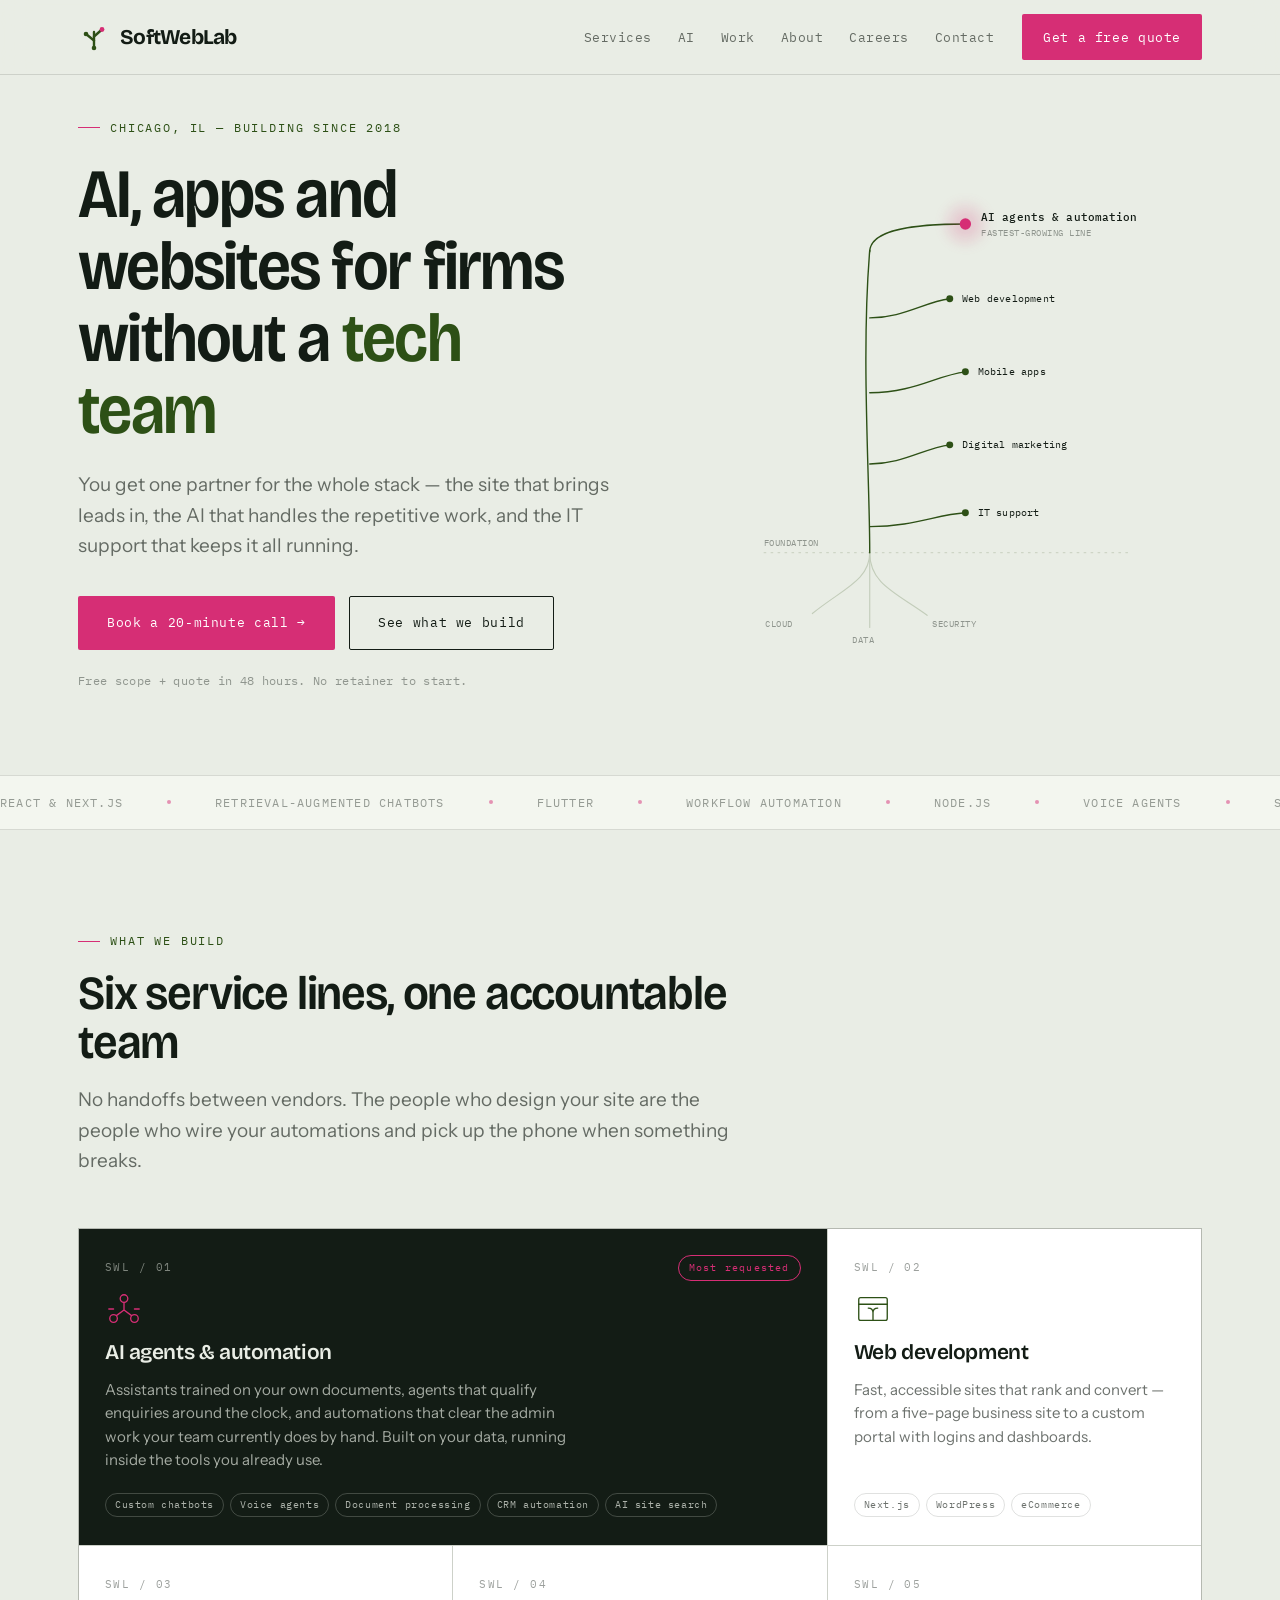
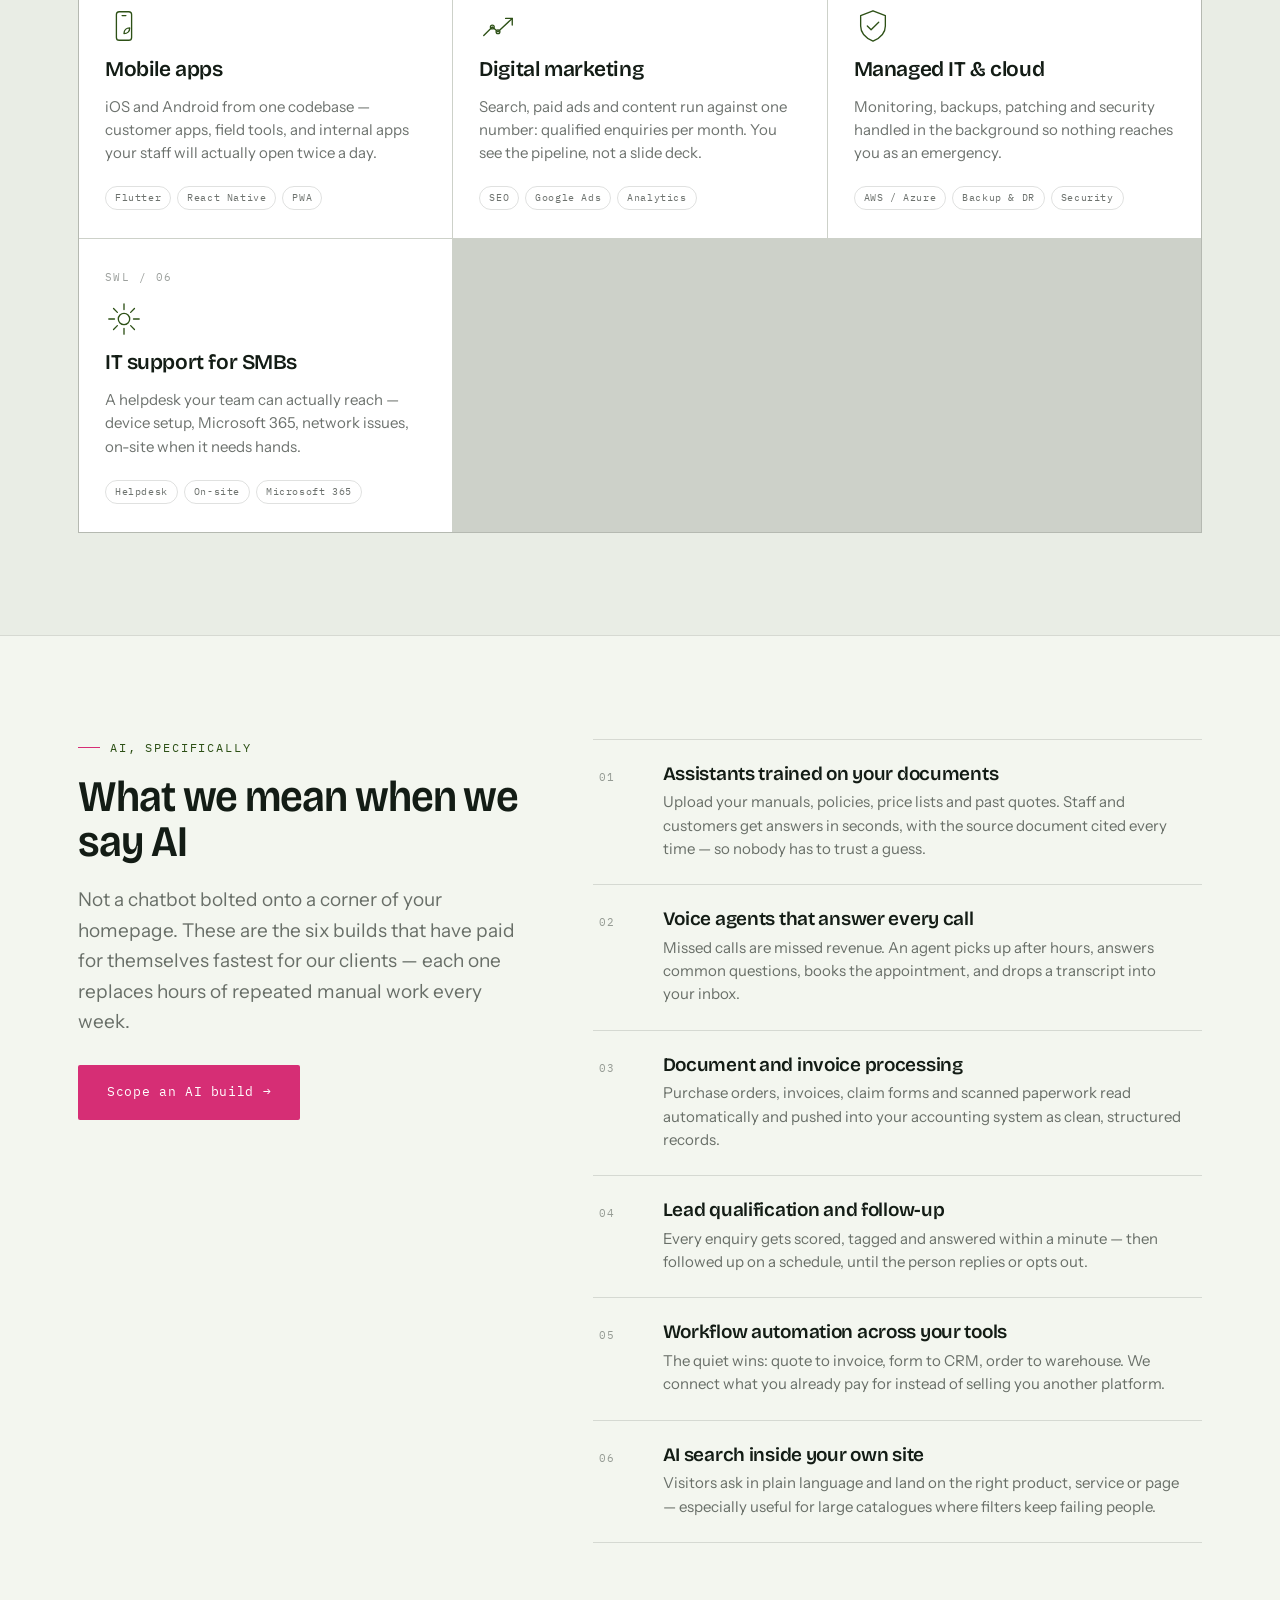
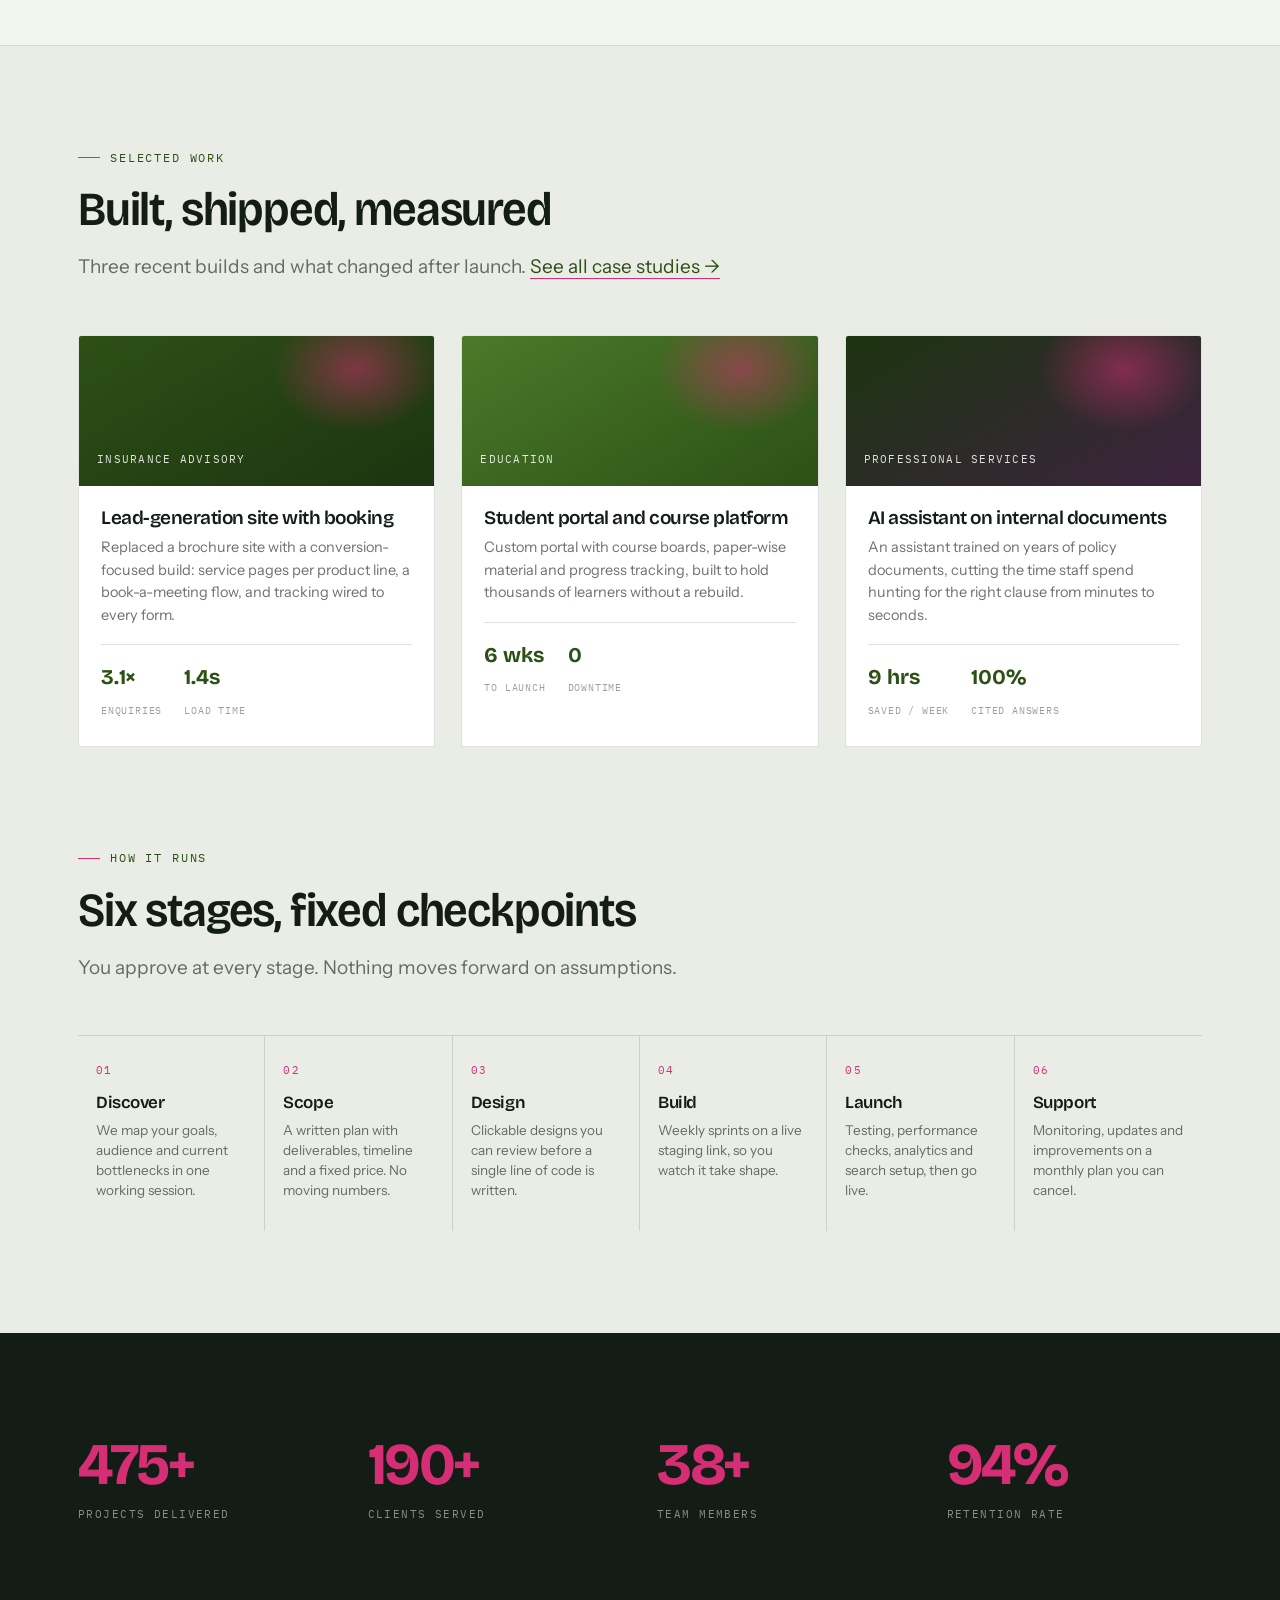
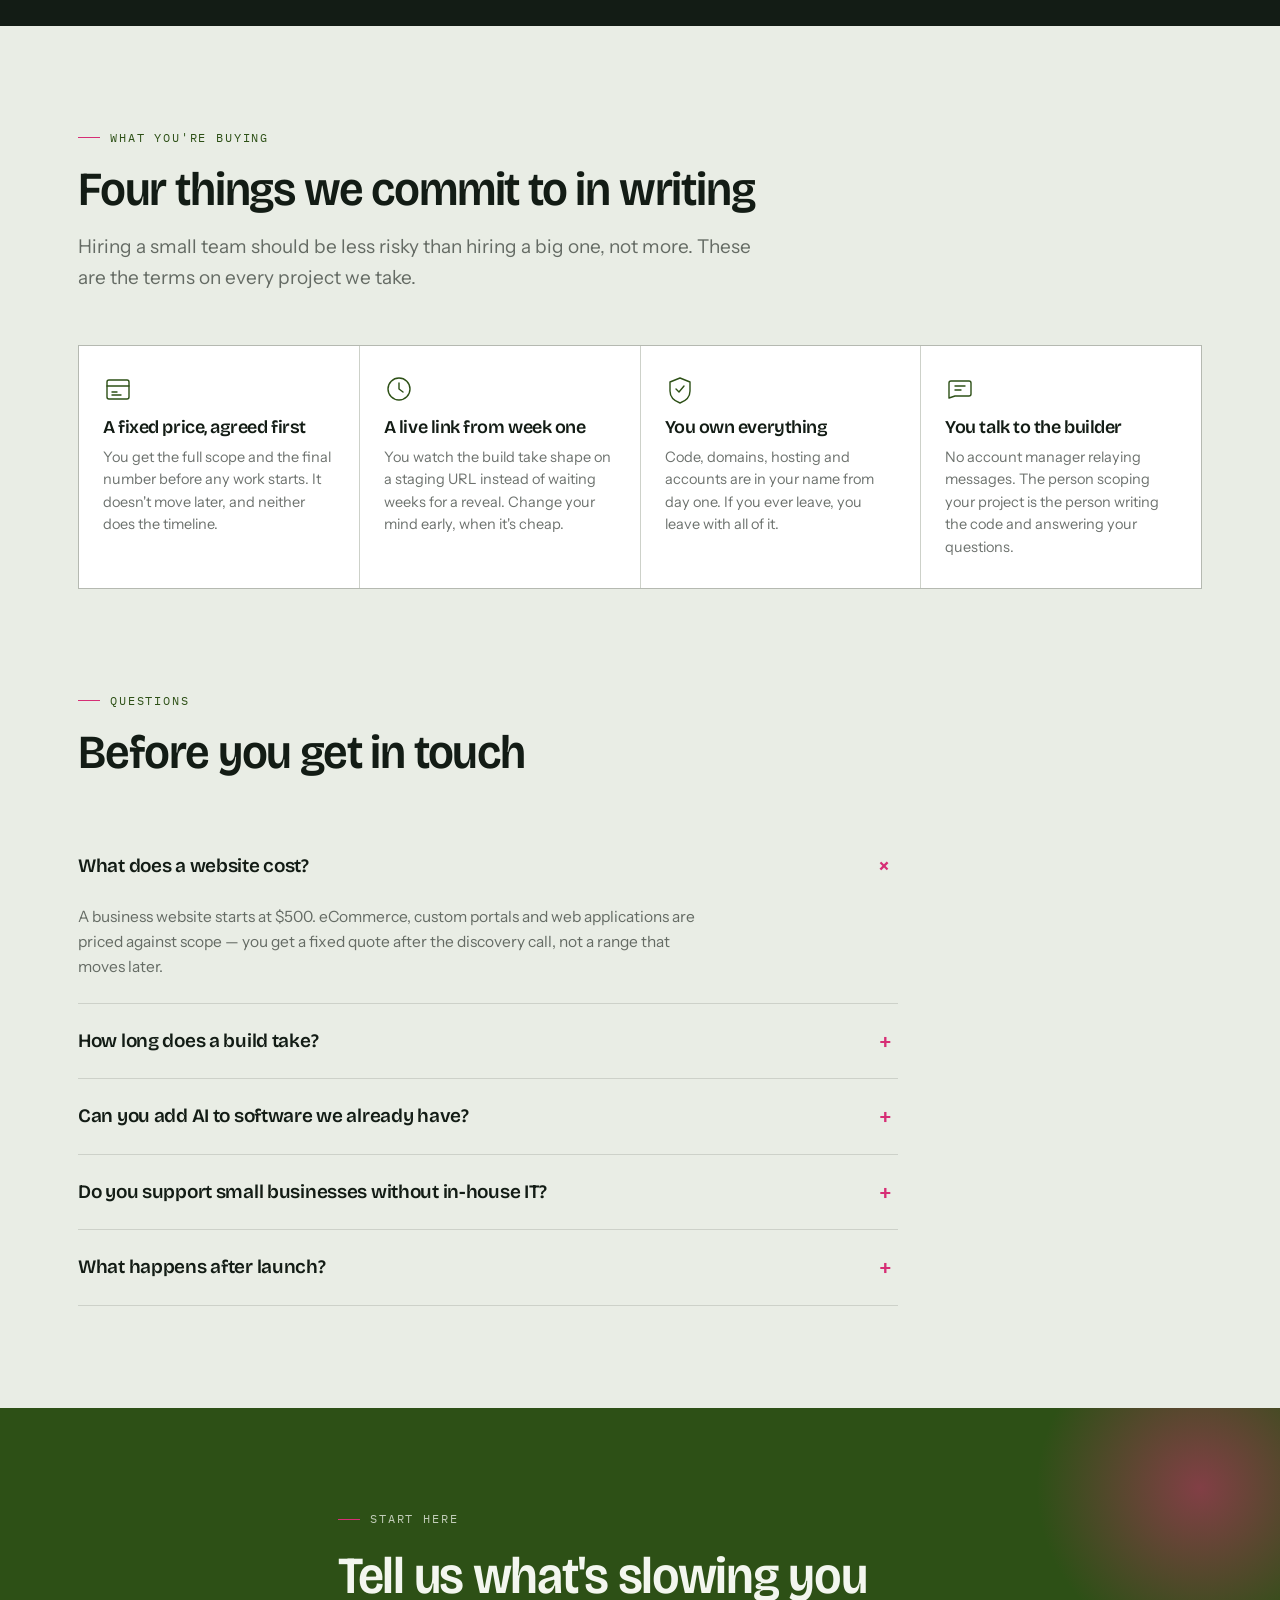
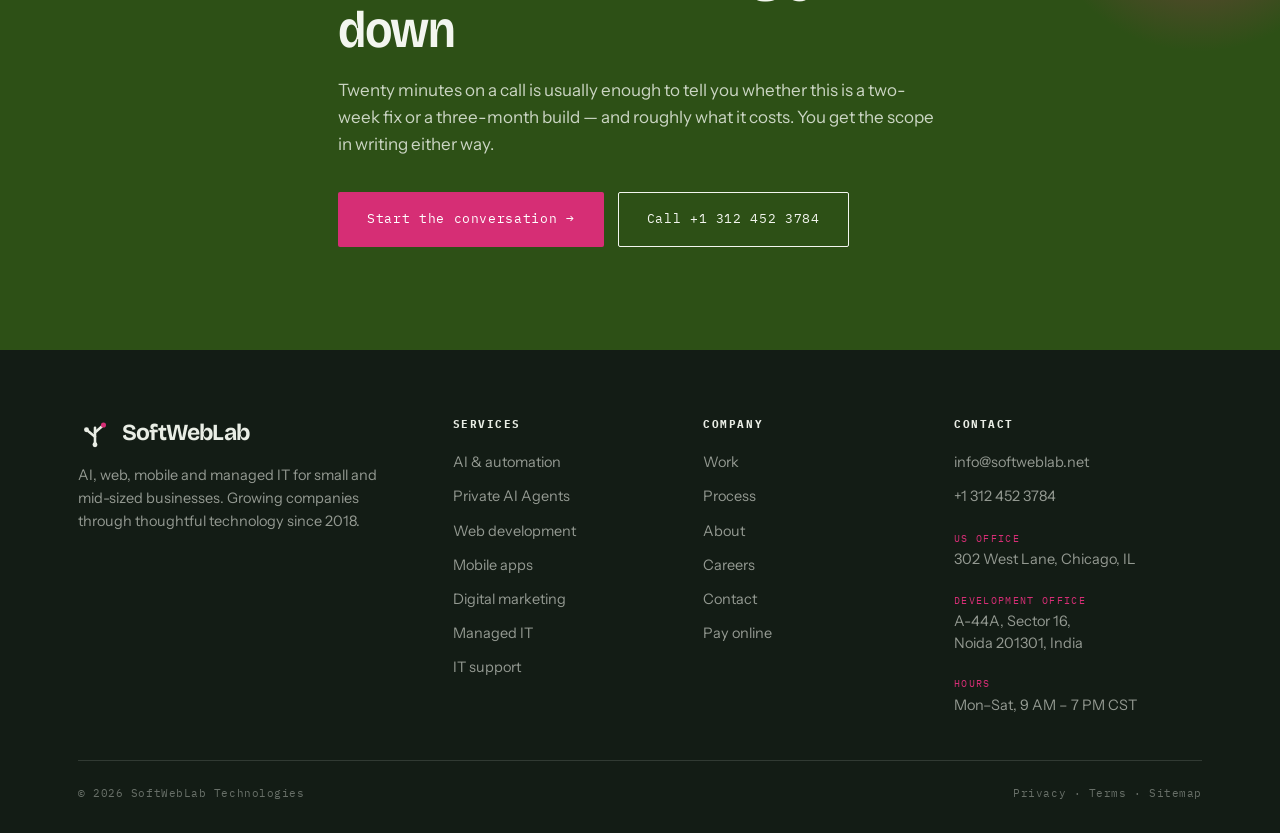
<file: index.html>
<!DOCTYPE html>
<html lang="en">
<head>
<meta charset="utf-8">
<meta name="viewport" content="width=device-width, initial-scale=1">

<!-- ✅ PRIMARY SEO TAGS -->
<title>SoftWebLab — AI, apps and websites for businesses without a tech team</title>
<meta name="description" content="SoftWebLab builds AI agents, websites, mobile apps and managed IT for small and mid-sized businesses. Chicago, IL.">
<meta name="keywords" content="IT services Chicago, web development Chicago, app development, digital marketing Chicago, social media marketing, IT support small business, managed IT services, SEO services Chicago, SoftWebLab">
<meta name="author" content="SoftWebLab Technologies">
<meta name="robots" content="index, follow">
<meta name="googlebot" content="index, follow">
<link rel="canonical" href="https://www.softweblab.net/">

<!-- ✅ OPEN GRAPH (Facebook, LinkedIn, WhatsApp previews) -->
<meta property="og:type" content="website">
<meta property="og:url" content="https://www.softweblab.net/">
<meta property="og:title" content="SoftWebLab | IT Services & Digital Solutions – Chicago, IL">
<meta property="og:description" content="Leading IT services provider in Chicago. We build websites, mobile apps, run digital marketing campaigns and provide managed IT support for small businesses.">
<meta property="og:image" content="https://www.softweblab.net/og-image.jpg">
<meta property="og:site_name" content="SoftWebLab">
<meta property="og:locale" content="en_US">

<!-- ✅ TWITTER CARD -->
<meta name="twitter:card" content="summary_large_image">
<meta name="twitter:url" content="https://www.softweblab.net/">
<meta name="twitter:title" content="SoftWebLab | IT Services & Digital Solutions – Chicago, IL">
<meta name="twitter:description" content="Leading IT services provider in Chicago. Web development, app development, digital marketing, SMM & IT support for small businesses.">
<meta name="twitter:image" content="https://www.softweblab.net/og-image.jpg">

<!-- ✅ GEO / LOCAL SEO -->
<meta name="geo.region" content="US-IL">
<meta name="geo.placename" content="Chicago, Illinois">
<meta name="geo.position" content="41.8827;-87.6233">
<meta name="ICBM" content="41.8827, -87.6233">

<meta name="theme-color" content="#2D5016">
<link rel="icon" href="favicon.svg">

<!-- ✅ SCHEMA.org STRUCTURED DATA (JSON-LD) -->
<script type="application/ld+json">
{
  "@context": "https://schema.org",
  "@type": "ITService",
  "name": "SoftWebLab",
  "alternateName": "SoftWebLab Technologies",
  "url": "https://www.softweblab.net",
  "logo": "https://www.softweblab.net/logo.png",
  "description": "SoftWebLab is a leading IT services provider in Chicago, IL offering web development, mobile app development, digital marketing, social media marketing, IT managed services and IT support for small businesses.",
  "telephone": "+13124523784",
  "email": "info@softweblab.net",
  "foundingDate": "2018",
  "address": {
    "@type": "PostalAddress",
    "streetAddress": "302 West Lane",
    "addressLocality": "Chicago",
    "addressRegion": "IL",
    "addressCountry": "US"
  },
  "geo": {
    "@type": "GeoCoordinates",
    "latitude": 41.8827,
    "longitude": -87.6233
  },
  "openingHoursSpecification": [
    {
      "@type": "OpeningHoursSpecification",
      "dayOfWeek": ["Monday","Tuesday","Wednesday","Thursday","Friday","Saturday"],
      "opens": "09:00",
      "closes": "19:00"
    }
  ],
  "sameAs": [
    "https://www.linkedin.com/company/softweblab",
    "https://www.facebook.com/softweblab",
    "https://twitter.com/softweblab",
    "https://www.instagram.com/softweblab"
  ],
  "hasOfferCatalog": {
    "@type": "OfferCatalog",
    "name": "IT Services",
    "itemListElement": [
      {"@type": "Offer", "itemOffered": {"@type": "Service", "name": "Web Development"}},
      {"@type": "Offer", "itemOffered": {"@type": "Service", "name": "Mobile App Development"}},
      {"@type": "Offer", "itemOffered": {"@type": "Service", "name": "Digital Marketing"}},
      {"@type": "Offer", "itemOffered": {"@type": "Service", "name": "Social Media Marketing"}},
      {"@type": "Offer", "itemOffered": {"@type": "Service", "name": "IT Managed Services"}},
      {"@type": "Offer", "itemOffered": {"@type": "Service", "name": "IT Support for Small Business"}}
    ]
  },
  "aggregateRating": {
    "@type": "AggregateRating",
    "ratingValue": "4.9",
    "reviewCount": "127"
  }
}
</script>
<script type="application/ld+json">
{
  "@context": "https://schema.org",
  "@type": "FAQPage",
  "mainEntity": [
    {
      "@type": "Question",
      "name": "What does a website cost?",
      "acceptedAnswer": {
        "@type": "Answer",
        "text": "A business website starts at $500. eCommerce, custom portals and web applications are priced against scope — you get a fixed quote after the discovery call, not a range that moves later."
      }
    },
    {
      "@type": "Question",
      "name": "How long does a build take?",
      "acceptedAnswer": {
        "@type": "Answer",
        "text": "A standard business site runs two to four weeks. Mobile apps take six to twelve weeks depending on complexity. AI builds usually land between three and six weeks. You get the timeline in writing before we start."
      }
    },
    {
      "@type": "Question",
      "name": "Can you add AI to software we already have?",
      "acceptedAnswer": {
        "@type": "Answer",
        "text": "Yes — that is most of the AI work we do. We connect to your existing CRM, helpdesk, accounting or internal tools rather than asking you to move to a new platform."
      }
    },
    {
      "@type": "Question",
      "name": "Do you support small businesses without in-house IT?",
      "acceptedAnswer": {
        "@type": "Answer",
        "text": "That is who we are built for. Helpdesk, on-site visits, hardware and software setup, Microsoft 365 management, network configuration and security — at a fraction of the cost of hiring internally."
      }
    },
    {
      "@type": "Question",
      "name": "What happens after launch?",
      "acceptedAnswer": {
        "@type": "Answer",
        "text": "Monthly support covers monitoring, updates, backups and improvements. It is a rolling plan — no lock-in, cancel with a month's notice."
      }
    }
  ]
}
</script>
<link rel="preconnect" href="https://fonts.googleapis.com">
<link rel="preconnect" href="https://fonts.gstatic.com" crossorigin>
<link href="https://fonts.googleapis.com/css2?family=Bricolage+Grotesque:opsz,wdth,wght@12..96,75..100,400..800&family=IBM+Plex+Mono:wght@400;500&family=Instrument+Sans:wght@400;500;600&display=swap" rel="stylesheet">
<link rel="stylesheet" href="softweblab.css">
</head>
<body>

<!-- ================= NAV ================= -->
<header class="nav">
  <div class="wrap nav-in">
    <a class="brand" href="index.html">
      <svg class="brand-mark" viewBox="0 0 64 64" aria-hidden="true">
        <g fill="none" stroke="currentColor" stroke-width="4.8" stroke-linecap="round" stroke-linejoin="round">
          <path d="M32 54 V22"/><path d="M32 39 L16 26"/><path d="M32 31 L48 17"/>
        </g>
        <circle cx="16" cy="26" r="4.6" fill="currentColor"/>
        <circle cx="32" cy="54" r="4.6" fill="currentColor"/>
        <circle cx="48" cy="17" r="4.8" fill="#D62E75"/>
      </svg>
      <span>SoftWebLab</span>
    </a>
    <nav class="nav-links">
      <a href="services.html">Services</a>
      <a href="index.html#ai">AI</a>
      <a href="work.html">Work</a>
      <a href="about.html">About</a>
      <a href="careers.html">Careers</a>
      <a href="contact.html">Contact</a>
    </nav>
    <a class="btn btn-primary" href="contact.html">Get a free quote</a>
    <button class="nav-toggle" id="navToggle" aria-label="Open menu" aria-expanded="false">
      <span></span><span></span><span></span>
    </button>
  </div>
  <div class="nav-panel" id="navPanel">
    <a href="services.html">Services</a><a href="index.html#ai">AI</a>
    <a href="work.html">Work</a><a href="about.html">About</a>
    <a href="careers.html">Careers</a><a href="contact.html">Contact</a>
  </div>
</header>

<!-- ================= HERO ================= -->
<section class="hero" id="top">
  <div class="wrap hero-grid">
    <div>
      <div class="eyebrow fade-up" style="--rd:120ms">Chicago, IL — building since 2018</div>
      <h1>
        <span class="rise"><span style="--rd:220ms">AI, apps and</span></span>
        <span class="rise"><span style="--rd:330ms">websites for firms</span></span>
        <span class="rise"><span style="--rd:440ms">without a <em>tech team</em></span></span>
      </h1>
      <p class="lede fade-up" style="--rd:640ms">
        You get one partner for the whole stack — the site that brings leads in,
        the AI that handles the repetitive work, and the IT support that keeps it all running.
      </p>
      <div class="hero-cta fade-up" style="--rd:760ms">
        <a class="btn btn-primary btn-lg" href="contact.html">Book a 20-minute call →</a>
        <a class="btn btn-ghost btn-lg" href="work.html">See what we build</a>
      </div>
      <p class="hero-note fade-up" style="--rd:880ms">
        Free scope + quote in 48 hours. No retainer to start.
      </p>
    </div>

    <!-- SIGNATURE: growth diagram -->
    <div>
      <svg class="diagram" viewBox="0 0 460 600" role="img"
           aria-label="Diagram showing SoftWebLab services growing from a foundation of cloud, security and data.">
        <defs>
          <filter id="soft" x="-60%" y="-60%" width="220%" height="220%">
            <feGaussianBlur stdDeviation="9"/>
          </filter>
        </defs>

        <!-- ground -->
        <line class="dg-ground" x1="18" y1="470" x2="442" y2="470"/>
        <text class="dg-label-sm" x="18" y="462">FOUNDATION</text>

        <!-- roots -->
        <path pathLength="1" class="dg-path dg-root" style="--dd:900ms" d="M140,470 C140,502 108,512 74,540"/>
        <path pathLength="1" class="dg-path dg-root" style="--dd:1000ms" d="M140,470 C140,506 170,516 206,542"/>
        <path pathLength="1" class="dg-path dg-root" style="--dd:1100ms" d="M140,470 C140,512 140,524 140,556"/>
        <text class="dg-label-sm" x="20" y="556">CLOUD</text>
        <text class="dg-label-sm" x="120" y="574">DATA</text>
        <text class="dg-label-sm" x="212" y="556">SECURITY</text>

        <!-- stem -->
        <path pathLength="1" class="dg-path" style="--dd:200ms" d="M140,470 C140,382 130,244 140,122"/>

        <!-- branches -->
        <path pathLength="1" class="dg-path" style="--dd:1150ms" d="M140,440 C192,440 216,426 250,424"/>
        <path pathLength="1" class="dg-path" style="--dd:1050ms" d="M140,368 C178,368 202,350 232,346"/>
        <path pathLength="1" class="dg-path" style="--dd:950ms"  d="M140,286 C192,286 216,266 250,262"/>
        <path pathLength="1" class="dg-path" style="--dd:850ms"  d="M140,200 C178,200 202,182 232,178"/>
        <path pathLength="1" class="dg-path" style="--dd:700ms"  d="M140,124 C140,98 192,92 250,92"/>

        <!-- nodes -->
        <g class="dg-node" style="--nd:1750ms">
          <circle cx="250" cy="424" r="4" fill="#2D5016"/>
          <text class="dg-label" x="264" y="428">IT support</text>
        </g>
        <g class="dg-node" style="--nd:1650ms">
          <circle cx="232" cy="346" r="4" fill="#2D5016"/>
          <text class="dg-label" x="246" y="350">Digital marketing</text>
        </g>
        <g class="dg-node" style="--nd:1550ms">
          <circle cx="250" cy="262" r="4" fill="#2D5016"/>
          <text class="dg-label" x="264" y="266">Mobile apps</text>
        </g>
        <g class="dg-node" style="--nd:1450ms">
          <circle cx="232" cy="178" r="4" fill="#2D5016"/>
          <text class="dg-label" x="246" y="182">Web development</text>
        </g>

        <!-- AI node under the grow light -->
        <circle class="dg-glow" cx="250" cy="92" r="20" fill="#D62E75" filter="url(#soft)" opacity=".2"/>
        <g class="dg-node" style="--nd:1320ms">
          <circle cx="250" cy="92" r="6.5" fill="#D62E75"/>
          <text class="dg-ai-label" x="268" y="89">AI agents &amp; automation</text>
          <text class="dg-label-sm" x="268" y="106">FASTEST-GROWING LINE</text>
        </g>
      </svg>
    </div>
  </div>
</section>

<!-- ================= MARQUEE ================= -->
<div class="marquee" aria-hidden="true">
  <div class="marquee-track">
    <span class="mq-item">React &amp; Next.js</span><span class="mq-item">Retrieval-augmented chatbots</span>
    <span class="mq-item">Flutter</span><span class="mq-item">Workflow automation</span>
    <span class="mq-item">Node.js</span><span class="mq-item">Voice agents</span>
    <span class="mq-item">Shopify &amp; WooCommerce</span><span class="mq-item">Microsoft 365</span>
    <span class="mq-item">Technical SEO</span><span class="mq-item">AWS &amp; Azure</span>
    <span class="mq-item">React &amp; Next.js</span><span class="mq-item">Retrieval-augmented chatbots</span>
    <span class="mq-item">Flutter</span><span class="mq-item">Workflow automation</span>
    <span class="mq-item">Node.js</span><span class="mq-item">Voice agents</span>
    <span class="mq-item">Shopify &amp; WooCommerce</span><span class="mq-item">Microsoft 365</span>
    <span class="mq-item">Technical SEO</span><span class="mq-item">AWS &amp; Azure</span>
  </div>
</div>

<!-- ================= SERVICES ================= -->
<section class="sec" id="services">
  <div class="wrap">
    <div class="sec-head rv">
      <div class="eyebrow">What we build</div>
      <h2>Six service lines, one accountable team</h2>
      <p class="lede">No handoffs between vendors. The people who design your site are the
        people who wire your automations and pick up the phone when something breaks.</p>
    </div>

    <div class="spec-grid">
      <article class="spec spec-feature rv" style="--d:0ms">
        <span class="spec-badge">Most requested</span>
        <span class="spec-no">SWL / 01</span>
        <svg class="spec-mark" viewBox="0 0 40 40" aria-hidden="true">
          <circle pathLength="1" cx="20" cy="9" r="4"/><circle pathLength="1" cx="9" cy="30" r="4"/><circle pathLength="1" cx="31" cy="30" r="4"/>
          <path pathLength="1" d="M20 13v8m0 0-8 6m8-6 8 6"/><path pathLength="1" d="M4 20h5M31 20h5"/>
        </svg>
        <h3>AI agents &amp; automation</h3>
        <p>Assistants trained on your own documents, agents that qualify enquiries around the
          clock, and automations that clear the admin work your team currently does by hand.
          Built on your data, running inside the tools you already use.</p>
        <div class="spec-tags">
          <span class="tag">Custom chatbots</span><span class="tag">Voice agents</span>
          <span class="tag">Document processing</span><span class="tag">CRM automation</span>
          <span class="tag">AI site search</span>
        </div>
      </article>

      <article class="spec rv" style="--d:70ms">
        <span class="spec-no">SWL / 02</span>
        <svg class="spec-mark" viewBox="0 0 40 40" aria-hidden="true">
          <rect pathLength="1" x="5" y="8" width="30" height="24" rx="2"/><path pathLength="1" d="M5 15h30"/>
          <path pathLength="1" d="M20 32v-8m0 0c0-3-2-5-5-5m5 5c0-3 2-5 5-5"/>
        </svg>
        <h3>Web development</h3>
        <p>Fast, accessible sites that rank and convert — from a five-page business site to a
          custom portal with logins and dashboards.</p>
        <div class="spec-tags">
          <span class="tag">Next.js</span><span class="tag">WordPress</span><span class="tag">eCommerce</span>
        </div>
      </article>

      <article class="spec rv" style="--d:140ms">
        <span class="spec-no">SWL / 03</span>
        <svg class="spec-mark" viewBox="0 0 40 40" aria-hidden="true">
          <rect pathLength="1" x="12" y="5" width="16" height="30" rx="3"/><path pathLength="1" d="M18 9h4"/>
          <path pathLength="1" d="M20 28c0-3.5 2.5-6 6-6 0 3.5-2.5 6-6 6Z"/>
        </svg>
        <h3>Mobile apps</h3>
        <p>iOS and Android from one codebase — customer apps, field tools, and internal
          apps your staff will actually open twice a day.</p>
        <div class="spec-tags">
          <span class="tag">Flutter</span><span class="tag">React Native</span><span class="tag">PWA</span>
        </div>
      </article>

      <article class="spec rv" style="--d:0ms">
        <span class="spec-no">SWL / 04</span>
        <svg class="spec-mark" viewBox="0 0 40 40" aria-hidden="true">
          <path pathLength="1" d="M5 30 14 21l6 5 15-14"/><path pathLength="1" d="M28 12h7v7"/>
          <circle pathLength="1" cx="14" cy="21" r="2"/><circle pathLength="1" cx="20" cy="26" r="2"/>
        </svg>
        <h3>Digital marketing</h3>
        <p>Search, paid ads and content run against one number: qualified enquiries per
          month. You see the pipeline, not a slide deck.</p>
        <div class="spec-tags">
          <span class="tag">SEO</span><span class="tag">Google Ads</span><span class="tag">Analytics</span>
        </div>
      </article>

      <article class="spec rv" style="--d:70ms">
        <span class="spec-no">SWL / 05</span>
        <svg class="spec-mark" viewBox="0 0 40 40" aria-hidden="true">
          <path pathLength="1" d="M20 4 33 9v11c0 8-6 13-13 16-7-3-13-8-13-16V9L20 4Z"/>
          <path pathLength="1" d="M14 20l4 4 8-8"/>
        </svg>
        <h3>Managed IT &amp; cloud</h3>
        <p>Monitoring, backups, patching and security handled in the background so nothing
          reaches you as an emergency.</p>
        <div class="spec-tags">
          <span class="tag">AWS / Azure</span><span class="tag">Backup &amp; DR</span><span class="tag">Security</span>
        </div>
      </article>

      <article class="spec rv" style="--d:140ms">
        <span class="spec-no">SWL / 06</span>
        <svg class="spec-mark" viewBox="0 0 40 40" aria-hidden="true">
          <circle pathLength="1" cx="20" cy="20" r="6"/>
          <path pathLength="1" d="M20 4v6m0 20v6M4 20h6m20 0h6M9 9l4 4m14 14 4 4m0-22-4 4M13 27l-4 4"/>
        </svg>
        <h3>IT support for SMBs</h3>
        <p>A helpdesk your team can actually reach — device setup, Microsoft 365, network
          issues, on-site when it needs hands.</p>
        <div class="spec-tags">
          <span class="tag">Helpdesk</span><span class="tag">On-site</span><span class="tag">Microsoft 365</span>
        </div>
      </article>
    </div>
  </div>
</section>

<!-- ================= AI DEEP DIVE ================= -->
<section class="sec ai" id="ai">
  <div class="wrap ai-grid">
    <div class="ai-sticky rv">
      <div class="eyebrow">AI, specifically</div>
      <h2>What we mean when we say AI</h2>
      <p class="lede">Not a chatbot bolted onto a corner of your homepage. These are the six
        builds that have paid for themselves fastest for our clients — each one replaces
        hours of repeated manual work every week.</p>
      <a class="btn btn-primary btn-lg" href="contact.html" style="margin-top:28px">Scope an AI build →</a>
    </div>

    <div class="ai-list">
      <div class="ai-row rv" style="--d:0ms">
        <span class="ai-num">01</span>
        <div>
          <h4>Assistants trained on your documents</h4>
          <p>Upload your manuals, policies, price lists and past quotes. Staff and customers
            get answers in seconds, with the source document cited every time — so nobody
            has to trust a guess.</p>
        </div>
      </div>
      <div class="ai-row rv" style="--d:60ms">
        <span class="ai-num">02</span>
        <div>
          <h4>Voice agents that answer every call</h4>
          <p>Missed calls are missed revenue. An agent picks up after hours, answers common
            questions, books the appointment, and drops a transcript into your inbox.</p>
        </div>
      </div>
      <div class="ai-row rv" style="--d:120ms">
        <span class="ai-num">03</span>
        <div>
          <h4>Document and invoice processing</h4>
          <p>Purchase orders, invoices, claim forms and scanned paperwork read automatically
            and pushed into your accounting system as clean, structured records.</p>
        </div>
      </div>
      <div class="ai-row rv" style="--d:180ms">
        <span class="ai-num">04</span>
        <div>
          <h4>Lead qualification and follow-up</h4>
          <p>Every enquiry gets scored, tagged and answered within a minute — then followed
            up on a schedule, until the person replies or opts out.</p>
        </div>
      </div>
      <div class="ai-row rv" style="--d:240ms">
        <span class="ai-num">05</span>
        <div>
          <h4>Workflow automation across your tools</h4>
          <p>The quiet wins: quote to invoice, form to CRM, order to warehouse. We connect
            what you already pay for instead of selling you another platform.</p>
        </div>
      </div>
      <div class="ai-row rv" style="--d:300ms">
        <span class="ai-num">06</span>
        <div>
          <h4>AI search inside your own site</h4>
          <p>Visitors ask in plain language and land on the right product, service or page —
            especially useful for large catalogues where filters keep failing people.</p>
        </div>
      </div>
    </div>
  </div>
</section>

<!-- ================= WORK ================= -->
<section class="sec" id="work">
  <div class="wrap">
    <div class="sec-head rv">
      <div class="eyebrow">Selected work</div>
      <h2>Built, shipped, measured</h2>
      <p class="lede">Three recent builds and what changed after launch. <a href="work.html" style="color:var(--moss);border-bottom:1px solid var(--grow)">See all case studies →</a></p>
    </div>
    <div class="work-grid">
      <article class="work rv" style="--d:0ms">
        <div class="work-top"><span class="work-sector">Insurance advisory</span></div>
        <div class="work-body">
          <h3>Lead-generation site with booking</h3>
          <p>Replaced a brochure site with a conversion-focused build: service pages per
            product line, a book-a-meeting flow, and tracking wired to every form.</p>
          <div class="work-metrics">
            <div class="work-metric"><b>3.1×</b><span>Enquiries</span></div>
            <div class="work-metric"><b>1.4s</b><span>Load time</span></div>
          </div>
        </div>
      </article>
      <article class="work rv" style="--d:80ms">
        <div class="work-top"><span class="work-sector">Education</span></div>
        <div class="work-body">
          <h3>Student portal and course platform</h3>
          <p>Custom portal with course boards, paper-wise material and progress tracking,
            built to hold thousands of learners without a rebuild.</p>
          <div class="work-metrics">
            <div class="work-metric"><b>6 wks</b><span>To launch</span></div>
            <div class="work-metric"><b>0</b><span>Downtime</span></div>
          </div>
        </div>
      </article>
      <article class="work rv" style="--d:160ms">
        <div class="work-top"><span class="work-sector">Professional services</span></div>
        <div class="work-body">
          <h3>AI assistant on internal documents</h3>
          <p>An assistant trained on years of policy documents, cutting the time staff spend
            hunting for the right clause from minutes to seconds.</p>
          <div class="work-metrics">
            <div class="work-metric"><b>9 hrs</b><span>Saved / week</span></div>
            <div class="work-metric"><b>100%</b><span>Cited answers</span></div>
          </div>
        </div>
      </article>
    </div>
  </div>
</section>

<!-- ================= PROCESS ================= -->
<section class="sec" id="process" style="padding-top:0">
  <div class="wrap">
    <div class="sec-head rv">
      <div class="eyebrow">How it runs</div>
      <h2>Six stages, fixed checkpoints</h2>
      <p class="lede">You approve at every stage. Nothing moves forward on assumptions.</p>
    </div>
    <div class="proc">
      <div class="proc-step rv" style="--d:0ms"><span class="proc-n">01</span>
        <h4>Discover</h4><p>We map your goals, audience and current bottlenecks in one working session.</p></div>
      <div class="proc-step rv" style="--d:60ms"><span class="proc-n">02</span>
        <h4>Scope</h4><p>A written plan with deliverables, timeline and a fixed price. No moving numbers.</p></div>
      <div class="proc-step rv" style="--d:120ms"><span class="proc-n">03</span>
        <h4>Design</h4><p>Clickable designs you can review before a single line of code is written.</p></div>
      <div class="proc-step rv" style="--d:180ms"><span class="proc-n">04</span>
        <h4>Build</h4><p>Weekly sprints on a live staging link, so you watch it take shape.</p></div>
      <div class="proc-step rv" style="--d:240ms"><span class="proc-n">05</span>
        <h4>Launch</h4><p>Testing, performance checks, analytics and search setup, then go live.</p></div>
      <div class="proc-step rv" style="--d:300ms"><span class="proc-n">06</span>
        <h4>Support</h4><p>Monitoring, updates and improvements on a monthly plan you can cancel.</p></div>
    </div>
  </div>
</section>

<!-- ================= STATS ================= -->
<section class="sec stats">
  <div class="wrap stats-grid">
    <div class="stat rv" style="--d:0ms"><b><span data-count="500">0</span><span>+</span></b><p>Projects delivered</p></div>
    <div class="stat rv" style="--d:80ms"><b><span data-count="200">0</span><span>+</span></b><p>Clients served</p></div>
    <div class="stat rv" style="--d:160ms"><b><span data-count="40">0</span><span>+</span></b><p>Team members</p></div>
    <div class="stat rv" style="--d:240ms"><b><span data-count="99">0</span><span>%</span></b><p>Retention rate</p></div>
  </div>
</section>

<!-- ================= COMMITMENTS ================= -->
<section class="sec">
  <div class="wrap">
    <div class="sec-head rv">
      <div class="eyebrow">What you're buying</div>
      <h2>Four things we commit to in writing</h2>
      <p class="lede">Hiring a small team should be less risky than hiring a big one, not
        more. These are the terms on every project we take.</p>
    </div>
    <div class="perks">
      <div class="perk rv" style="--d:0ms">
        <svg viewBox="0 0 30 30" aria-hidden="true">
          <rect x="4" y="6" width="22" height="19" rx="2"/><path d="M4 12h22"/>
          <path d="M9 18h5m-5 3h9"/>
        </svg>
        <h4>A fixed price, agreed first</h4>
        <p>You get the full scope and the final number before any work starts. It doesn't
          move later, and neither does the timeline.</p>
      </div>
      <div class="perk rv" style="--d:70ms">
        <svg viewBox="0 0 30 30" aria-hidden="true">
          <circle cx="15" cy="15" r="11"/><path d="M15 9v6l4 3"/>
        </svg>
        <h4>A live link from week one</h4>
        <p>You watch the build take shape on a staging URL instead of waiting weeks for a
          reveal. Change your mind early, when it's cheap.</p>
      </div>
      <div class="perk rv" style="--d:140ms">
        <svg viewBox="0 0 30 30" aria-hidden="true">
          <path d="M15 4 25 8v9c0 6-4.5 10-10 12C9.5 27 5 23 5 17V8Z"/>
          <path d="M11 15l3 3 5-6"/>
        </svg>
        <h4>You own everything</h4>
        <p>Code, domains, hosting and accounts are in your name from day one. If you ever
          leave, you leave with all of it.</p>
      </div>
      <div class="perk rv" style="--d:210ms">
        <svg viewBox="0 0 30 30" aria-hidden="true">
          <path d="M4 24V9a2 2 0 0 1 2-2h18a2 2 0 0 1 2 2v11a2 2 0 0 1-2 2H10Z"/>
          <path d="M10 12h10M10 16h6"/>
        </svg>
        <h4>You talk to the builder</h4>
        <p>No account manager relaying messages. The person scoping your project is the
          person writing the code and answering your questions.</p>
      </div>
    </div>
  </div>
</section>

<!-- ================= FAQ ================= -->
<section class="sec" id="faq" style="padding-top:0">
  <div class="wrap">
    <div class="sec-head rv">
      <div class="eyebrow">Questions</div>
      <h2>Before you get in touch</h2>
    </div>
    <div class="faq rv">
      <details open><summary>What does a website cost?</summary>
        <div class="faq-a">A business website starts at $500. eCommerce, custom portals and
          web applications are priced against scope — you get a fixed quote after the
          discovery call, not a range that moves later.</div></details>
      <details><summary>How long does a build take?</summary>
        <div class="faq-a">A standard business site runs two to four weeks. Mobile apps take
          six to twelve weeks depending on complexity. AI builds usually land between three
          and six weeks. You get the timeline in writing before we start.</div></details>
      <details><summary>Can you add AI to software we already have?</summary>
        <div class="faq-a">Yes — that is most of the AI work we do. We connect to your
          existing CRM, helpdesk, accounting or internal tools rather than asking you to
          move to a new platform.</div></details>
      <details><summary>Do you support small businesses without in-house IT?</summary>
        <div class="faq-a">That is who we are built for. Helpdesk, on-site visits, hardware
          and software setup, Microsoft 365 management, network configuration and security —
          at a fraction of the cost of hiring internally.</div></details>
      <details><summary>What happens after launch?</summary>
        <div class="faq-a">Monthly support covers monitoring, updates, backups and
          improvements. It is a rolling plan — no lock-in, cancel with a month's notice.</div></details>
    </div>
  </div>
</section>

<!-- ================= CTA ================= -->
<section class="sec cta" id="contact">
  <div class="wrap cta-in">
    <div class="eyebrow rv">Start here</div>
    <h2 class="rv" style="--d:60ms">Tell us what's slowing you down</h2>
    <p class="rv" style="--d:120ms">Twenty minutes on a call is usually enough to tell you
      whether this is a two-week fix or a three-month build — and roughly what it costs.
      You get the scope in writing either way.</p>
    <div class="hero-cta rv" style="--d:180ms">
      <a class="btn btn-primary btn-lg" href="contact.html">Start the conversation →</a>
      <a class="btn btn-ghost btn-lg" href="tel:+13124523784">Call +1 312 452 3784</a>
    </div>
  </div>
</section>

<!-- ================= FOOTER ================= -->
<footer class="foot">
  <div class="wrap">
    <div class="foot-grid">
      <div>
        <div class="foot-brand">
          <svg class="brand-mark" viewBox="0 0 64 64" aria-hidden="true">
            <g fill="none" stroke="currentColor" stroke-width="4.8" stroke-linecap="round" stroke-linejoin="round">
              <path d="M32 54 V22"/><path d="M32 39 L16 26"/><path d="M32 31 L48 17"/>
            </g>
            <circle cx="16" cy="26" r="4.6" fill="currentColor"/>
            <circle cx="32" cy="54" r="4.6" fill="currentColor"/>
            <circle cx="48" cy="17" r="4.8" fill="#D62E75"/>
          </svg>
          <span>SoftWebLab</span>
        </div>
        <p>AI, web, mobile and managed IT for small and mid-sized businesses. Growing
          companies through thoughtful technology since 2018.</p>
      </div>
      <div><h5>Services</h5><ul>
        <li><a href="index.html#ai">AI &amp; automation</a></li><li><a href="services.html#private-agents">Private AI Agents</a></li>
        <li><a href="services.html">Web development</a></li><li><a href="services.html">Mobile apps</a></li>
        <li><a href="services.html">Digital marketing</a></li><li><a href="services.html">Managed IT</a></li>
        <li><a href="services.html">IT support</a></li></ul></div>
      <div><h5>Company</h5><ul>
        <li><a href="work.html">Work</a></li><li><a href="#process">Process</a></li>
        <li><a href="about.html">About</a></li><li><a href="careers.html">Careers</a></li>
        <li><a href="contact.html">Contact</a></li>
        <li><a href="shop.html">Pay online</a></li></ul></div>
      <div><h5>Contact</h5><ul>
        <li><a href="mailto:info@softweblab.net">info@softweblab.net</a></li>
        <li><a href="tel:+13124523784">+1 312 452 3784</a></li>
        <li class="foot-office"><b>US office</b>302 West Lane, Chicago, IL</li>
        <li class="foot-office"><b>Development office</b>A-44A, Sector 16,<br>Noida 201301, India</li>
        <li class="foot-office"><b>Hours</b>Mon–Sat, 9 AM – 7 PM CST</li>
      </ul></div>
    </div>
    <div class="foot-bottom">
      <span>© 2026 SoftWebLab Technologies</span>
      <span>Privacy · Terms · Sitemap</span>
    </div>
  </div>
</footer>

<script>
// scroll reveals
var io = new IntersectionObserver(function(entries){
  entries.forEach(function(e){
    if(e.isIntersecting){ e.target.classList.add('in'); io.unobserve(e.target); }
  });
},{threshold:.12,rootMargin:'0px 0px -8% 0px'});
document.querySelectorAll('.rv').forEach(function(el){ io.observe(el); });

// stat count-up
var reduce = window.matchMedia('(prefers-reduced-motion: reduce)').matches;
var co = new IntersectionObserver(function(entries){
  entries.forEach(function(e){
    if(!e.isIntersecting) return;
    var el = e.target, target = parseInt(el.dataset.count,10), start = null, dur = 1500;
    if(reduce){ el.textContent = target; co.unobserve(el); return; }
    function tick(ts){
      if(!start) start = ts;
      var p = Math.min((ts-start)/dur,1);
      el.textContent = Math.floor(target*(1-Math.pow(1-p,3)));
      if(p<1) requestAnimationFrame(tick);
    }
    requestAnimationFrame(tick);
    co.unobserve(el);
  });
},{threshold:.5});
document.querySelectorAll('[data-count]').forEach(function(el){ co.observe(el); });

// mobile menu
var t = document.getElementById('navToggle'), pnl = document.getElementById('navPanel');
t.addEventListener('click', function(){
  var open = pnl.classList.toggle('open');
  t.setAttribute('aria-expanded', open);
});
pnl.addEventListener('click', function(e){
  if(e.target.tagName === 'A') pnl.classList.remove('open');
});
</script>
</body>
</html>
</file>
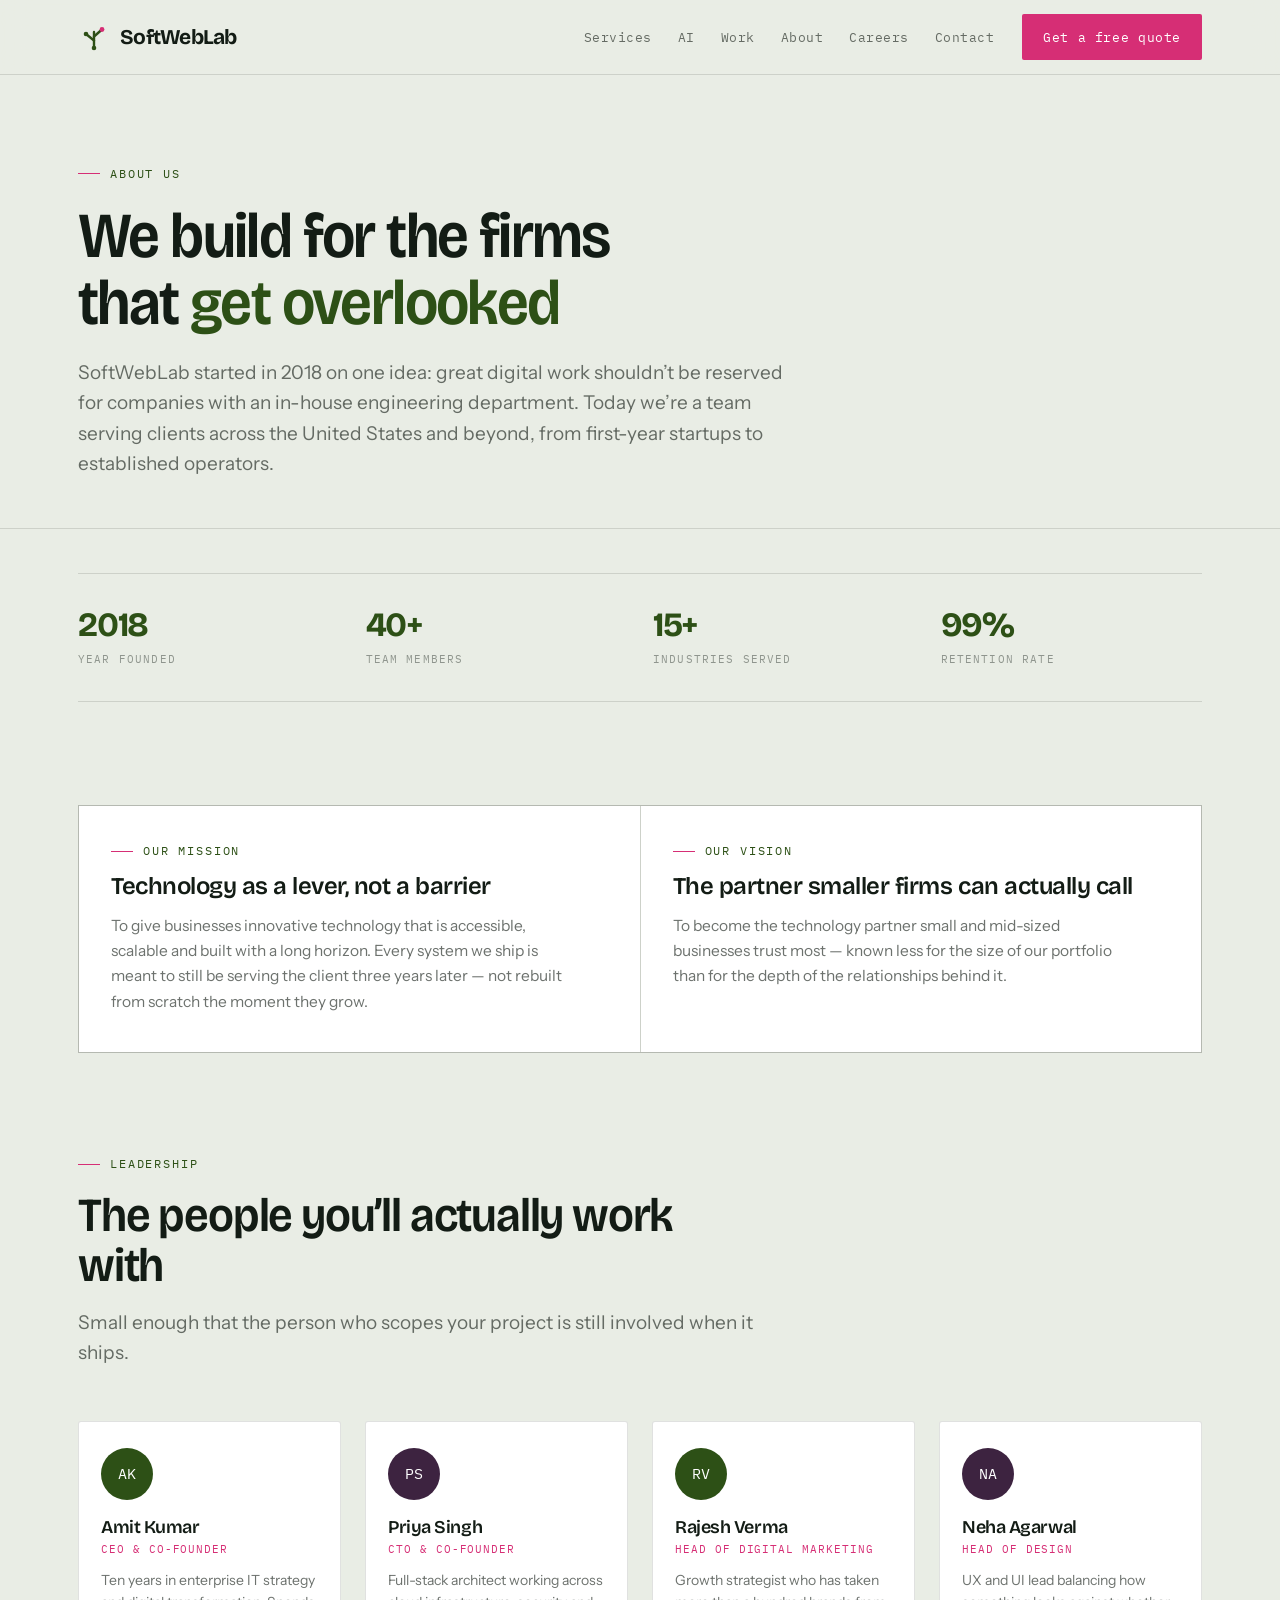
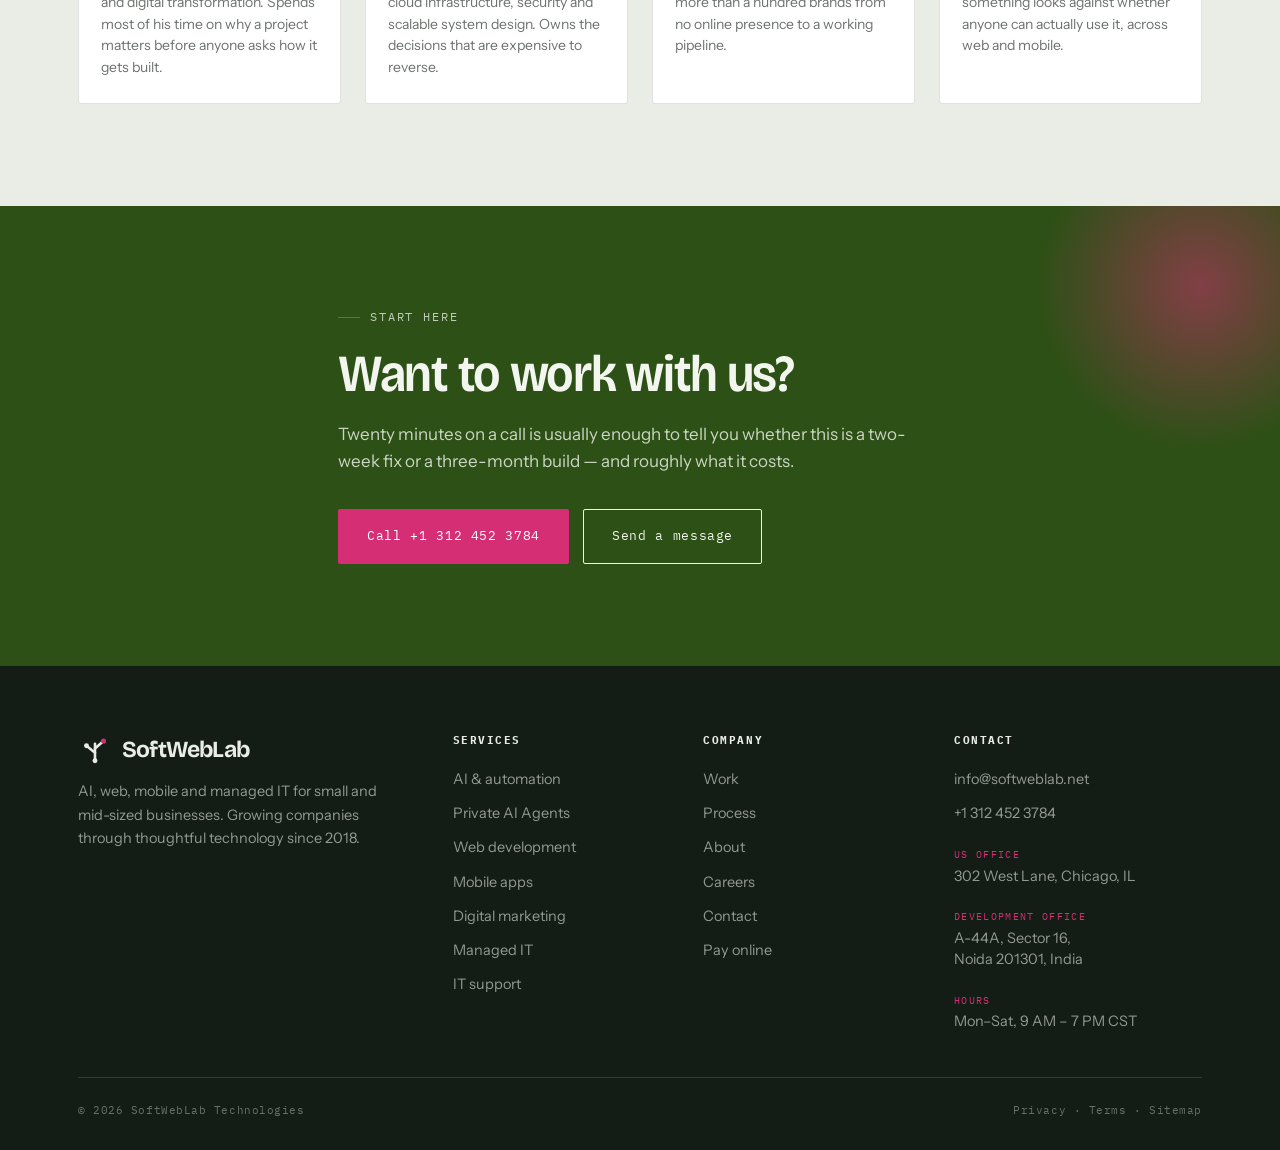
<file: about.html>
<!DOCTYPE html>
<html lang="en">
<head>
<meta charset="UTF-8">
<meta name="viewport" content="width=device-width, initial-scale=1.0">

<title>About — SoftWebLab | IT Services Company in Chicago, IL</title>
<meta name="description" content="Founded in 2018, SoftWebLab makes powerful technology accessible to businesses of all sizes. Meet the team behind the work.">
<meta name="keywords" content="IT services Chicago, web development Chicago, app development, digital marketing Chicago, social media marketing, IT support small business, managed IT services, SEO services Chicago, SoftWebLab">
<meta name="author" content="SoftWebLab Technologies">
<meta name="robots" content="index, follow">
<meta name="googlebot" content="index, follow">
<link rel="canonical" href="https://www.softweblab.net/about">

<meta property="og:type" content="website">
<meta property="og:url" content="https://www.softweblab.net/about">
<meta property="og:title" content="About — SoftWebLab | IT Services Company in Chicago, IL">
<meta property="og:description" content="Founded in 2018, SoftWebLab makes powerful technology accessible to businesses of all sizes. Meet the team behind the work.">
<meta property="og:image" content="https://www.softweblab.net/og-image.jpg">
<meta property="og:site_name" content="SoftWebLab">
<meta property="og:locale" content="en_US">

<meta name="twitter:card" content="summary_large_image">
<meta name="twitter:url" content="https://www.softweblab.net/about">
<meta name="twitter:title" content="About — SoftWebLab | IT Services Company in Chicago, IL">
<meta name="twitter:description" content="Founded in 2018, SoftWebLab makes powerful technology accessible to businesses of all sizes. Meet the team behind the work.">
<meta name="twitter:image" content="https://www.softweblab.net/og-image.jpg">

<meta name="geo.region" content="US-IL">
<meta name="geo.placename" content="Chicago, Illinois">
<meta name="geo.position" content="41.8827;-87.6233">
<meta name="ICBM" content="41.8827, -87.6233">
<meta name="theme-color" content="#2D5016">

<link rel="icon" href="favicon.svg">
<link rel="preconnect" href="https://fonts.googleapis.com">
<link rel="preconnect" href="https://fonts.gstatic.com" crossorigin>
<link href="https://fonts.googleapis.com/css2?family=Bricolage+Grotesque:opsz,wdth,wght@12..96,75..100,400..800&family=IBM+Plex+Mono:wght@400;500&family=Instrument+Sans:wght@400;500;600&display=swap" rel="stylesheet">
<link rel="stylesheet" href="softweblab.css">
</head>
<body>
<header class="nav">
  <div class="wrap nav-in">
    <a class="brand" href="index.html">
      <svg class="brand-mark" viewBox="0 0 64 64" aria-hidden="true">
        <g fill="none" stroke="currentColor" stroke-width="4.8" stroke-linecap="round" stroke-linejoin="round">
          <path d="M32 54 V22"/><path d="M32 39 L16 26"/><path d="M32 31 L48 17"/>
        </g>
        <circle cx="16" cy="26" r="4.6" fill="currentColor"/>
        <circle cx="32" cy="54" r="4.6" fill="currentColor"/>
        <circle cx="48" cy="17" r="4.8" fill="#D62E75"/>
      </svg>
      <span>SoftWebLab</span>
    </a>
    <nav class="nav-links">
      <a href="services.html">Services</a>
      <a href="index.html#ai">AI</a>
      <a href="work.html">Work</a>
      <a href="about.html" aria-current="page">About</a>
      <a href="careers.html">Careers</a>
      <a href="contact.html">Contact</a>
    </nav>
    <a class="btn btn-primary" href="contact.html">Get a free quote</a>
    <button class="nav-toggle" id="navToggle" aria-label="Open menu" aria-expanded="false">
      <span></span><span></span><span></span>
    </button>
  </div>
  <div class="nav-panel" id="navPanel">
    <a href="services.html">Services</a><a href="index.html#ai">AI</a>
    <a href="work.html">Work</a><a href="about.html">About</a>
    <a href="careers.html">Careers</a><a href="contact.html">Contact</a>
  </div>
</header>
<section class="page-hero">
  <div class="wrap">
    <div class="eyebrow fade-up" style="--rd:80ms">About us</div>
    <h1>
      <span class="rise"><span style="--rd:180ms">We build for the firms</span></span>
      <span class="rise"><span style="--rd:290ms">that <em>get overlooked</em></span></span>
    </h1>
    <p class="lede fade-up" style="--rd:500ms">SoftWebLab started in 2018 on one idea: great digital work shouldn&rsquo;t be reserved for companies with an in-house engineering department. Today we&rsquo;re a team serving clients across the United States and beyond, from first-year startups to established operators.</p>
  </div>
</section>
<section class="sec" style="padding-top:44px">
  <div class="wrap">
    <div class="mini-stats rv" style="margin-top:0">
      <div class="mini-stat"><b>2018</b><span>Year founded</span></div>
      <div class="mini-stat"><b>40+</b><span>Team members</span></div>
      <div class="mini-stat"><b>15+</b><span>Industries served</span></div>
      <div class="mini-stat"><b>99%</b><span>Retention rate</span></div>
    </div>
  </div>
</section>

<section class="sec" style="padding-top:0">
  <div class="wrap">
    <div class="pair">
      <div class="pair-card rv">
        <div class="eyebrow">Our mission</div>
        <h3>Technology as a lever, not a barrier</h3>
        <p>To give businesses innovative technology that is accessible, scalable and built
          with a long horizon. Every system we ship is meant to still be serving the client
          three years later &mdash; not rebuilt from scratch the moment they grow.</p>
      </div>
      <div class="pair-card rv" style="--d:80ms">
        <div class="eyebrow">Our vision</div>
        <h3>The partner smaller firms can actually call</h3>
        <p>To become the technology partner small and mid-sized businesses trust most &mdash;
          known less for the size of our portfolio than for the depth of the relationships
          behind it.</p>
      </div>
    </div>
  </div>
</section>

<section class="sec" style="padding-top:0">
  <div class="wrap">
    <div class="sec-head rv">
      <div class="eyebrow">Leadership</div>
      <h2>The people you&rsquo;ll actually work with</h2>
      <p class="lede">Small enough that the person who scopes your project is still involved
        when it ships.</p>
    </div>
    <div class="team">
      <article class="team-card rv" style="--d:0ms">
        <div class="team-face">AK</div>
        <h4>Amit Kumar</h4><span class="team-role">CEO &amp; Co-founder</span>
        <p>Ten years in enterprise IT strategy and digital transformation. Spends most of his time on why a project matters before anyone asks how it gets built.</p>
      </article>
      <article class="team-card rv" style="--d:70ms">
        <div class="team-face">PS</div>
        <h4>Priya Singh</h4><span class="team-role">CTO &amp; Co-founder</span>
        <p>Full-stack architect working across cloud infrastructure, security and scalable system design. Owns the decisions that are expensive to reverse.</p>
      </article>
      <article class="team-card rv" style="--d:140ms">
        <div class="team-face">RV</div>
        <h4>Rajesh Verma</h4><span class="team-role">Head of Digital Marketing</span>
        <p>Growth strategist who has taken more than a hundred brands from no online presence to a working pipeline.</p>
      </article>
      <article class="team-card rv" style="--d:210ms">
        <div class="team-face">NA</div>
        <h4>Neha Agarwal</h4><span class="team-role">Head of Design</span>
        <p>UX and UI lead balancing how something looks against whether anyone can actually use it, across web and mobile.</p>
      </article>
    </div>
  </div>
</section>
<section class="sec cta">
  <div class="wrap cta-in">
    <div class="eyebrow rv">Start here</div>
    <h2 class="rv" style="--d:60ms">Want to work with us?</h2>
    <p class="rv" style="--d:120ms">Twenty minutes on a call is usually enough to tell you whether this is a two-week fix or a three-month build &mdash; and roughly what it costs.</p>
    <div class="hero-cta rv" style="--d:180ms">
      <a class="btn btn-primary btn-lg" href="tel:+13124523784">Call +1 312 452 3784</a>
      <a class="btn btn-ghost btn-lg" href="contact.html">Send a message</a>
    </div>
  </div>
</section>
<footer class="foot">
  <div class="wrap">
    <div class="foot-grid">
      <div>
        <div class="foot-brand">
          <svg class="brand-mark" viewBox="0 0 64 64" aria-hidden="true">
            <g fill="none" stroke="currentColor" stroke-width="4.8" stroke-linecap="round" stroke-linejoin="round">
              <path d="M32 54 V22"/><path d="M32 39 L16 26"/><path d="M32 31 L48 17"/>
            </g>
            <circle cx="16" cy="26" r="4.6" fill="currentColor"/>
            <circle cx="32" cy="54" r="4.6" fill="currentColor"/>
            <circle cx="48" cy="17" r="4.8" fill="#D62E75"/>
          </svg>
          <span>SoftWebLab</span>
        </div>
        <p style="margin-top:14px">AI, web, mobile and managed IT for small and mid-sized
          businesses. Growing companies through thoughtful technology since 2018.</p>
      </div>
      <div><h5>Services</h5><ul>
        <li><a href="index.html#ai">AI &amp; automation</a></li>
        <li><a href="services.html#private-agents">Private AI Agents</a></li>
        <li><a href="services.html">Web development</a></li>
        <li><a href="services.html">Mobile apps</a></li>
        <li><a href="services.html">Digital marketing</a></li>
        <li><a href="services.html">Managed IT</a></li>
        <li><a href="services.html">IT support</a></li></ul></div>
      <div><h5>Company</h5><ul>
        <li><a href="work.html">Work</a></li>
        <li><a href="index.html#process">Process</a></li>
        <li><a href="about.html">About</a></li>
        <li><a href="careers.html">Careers</a></li>
        <li><a href="contact.html">Contact</a></li>
        <li><a href="shop.html">Pay online</a></li></ul></div>
      <div><h5>Contact</h5><ul>
        <li><a href="mailto:info@softweblab.net">info@softweblab.net</a></li>
        <li><a href="tel:+13124523784">+1 312 452 3784</a></li>
        <li class="foot-office"><b>US office</b>302 West Lane, Chicago, IL</li>
        <li class="foot-office"><b>Development office</b>A-44A, Sector 16,<br>Noida 201301, India</li>
        <li class="foot-office"><b>Hours</b>Mon–Sat, 9 AM – 7 PM CST</li>
      </ul></div>
    </div>
    <div class="foot-bottom">
      <span>&copy; 2026 SoftWebLab Technologies</span>
      <span>Privacy &middot; Terms &middot; Sitemap</span>
    </div>
  </div>
</footer>
<script>
var io = new IntersectionObserver(function(entries){
  entries.forEach(function(e){
    if(e.isIntersecting){ e.target.classList.add('in'); io.unobserve(e.target); }
  });
},{threshold:.1,rootMargin:'0px 0px -6% 0px'});
document.querySelectorAll('.rv').forEach(function(el){ io.observe(el); });

var t = document.getElementById('navToggle'), pnl = document.getElementById('navPanel');
t.addEventListener('click', function(){
  var open = pnl.classList.toggle('open');
  t.setAttribute('aria-expanded', open);
});
pnl.addEventListener('click', function(e){
  if(e.target.tagName === 'A') pnl.classList.remove('open');
});
</script>
</body>
</html>
</file>
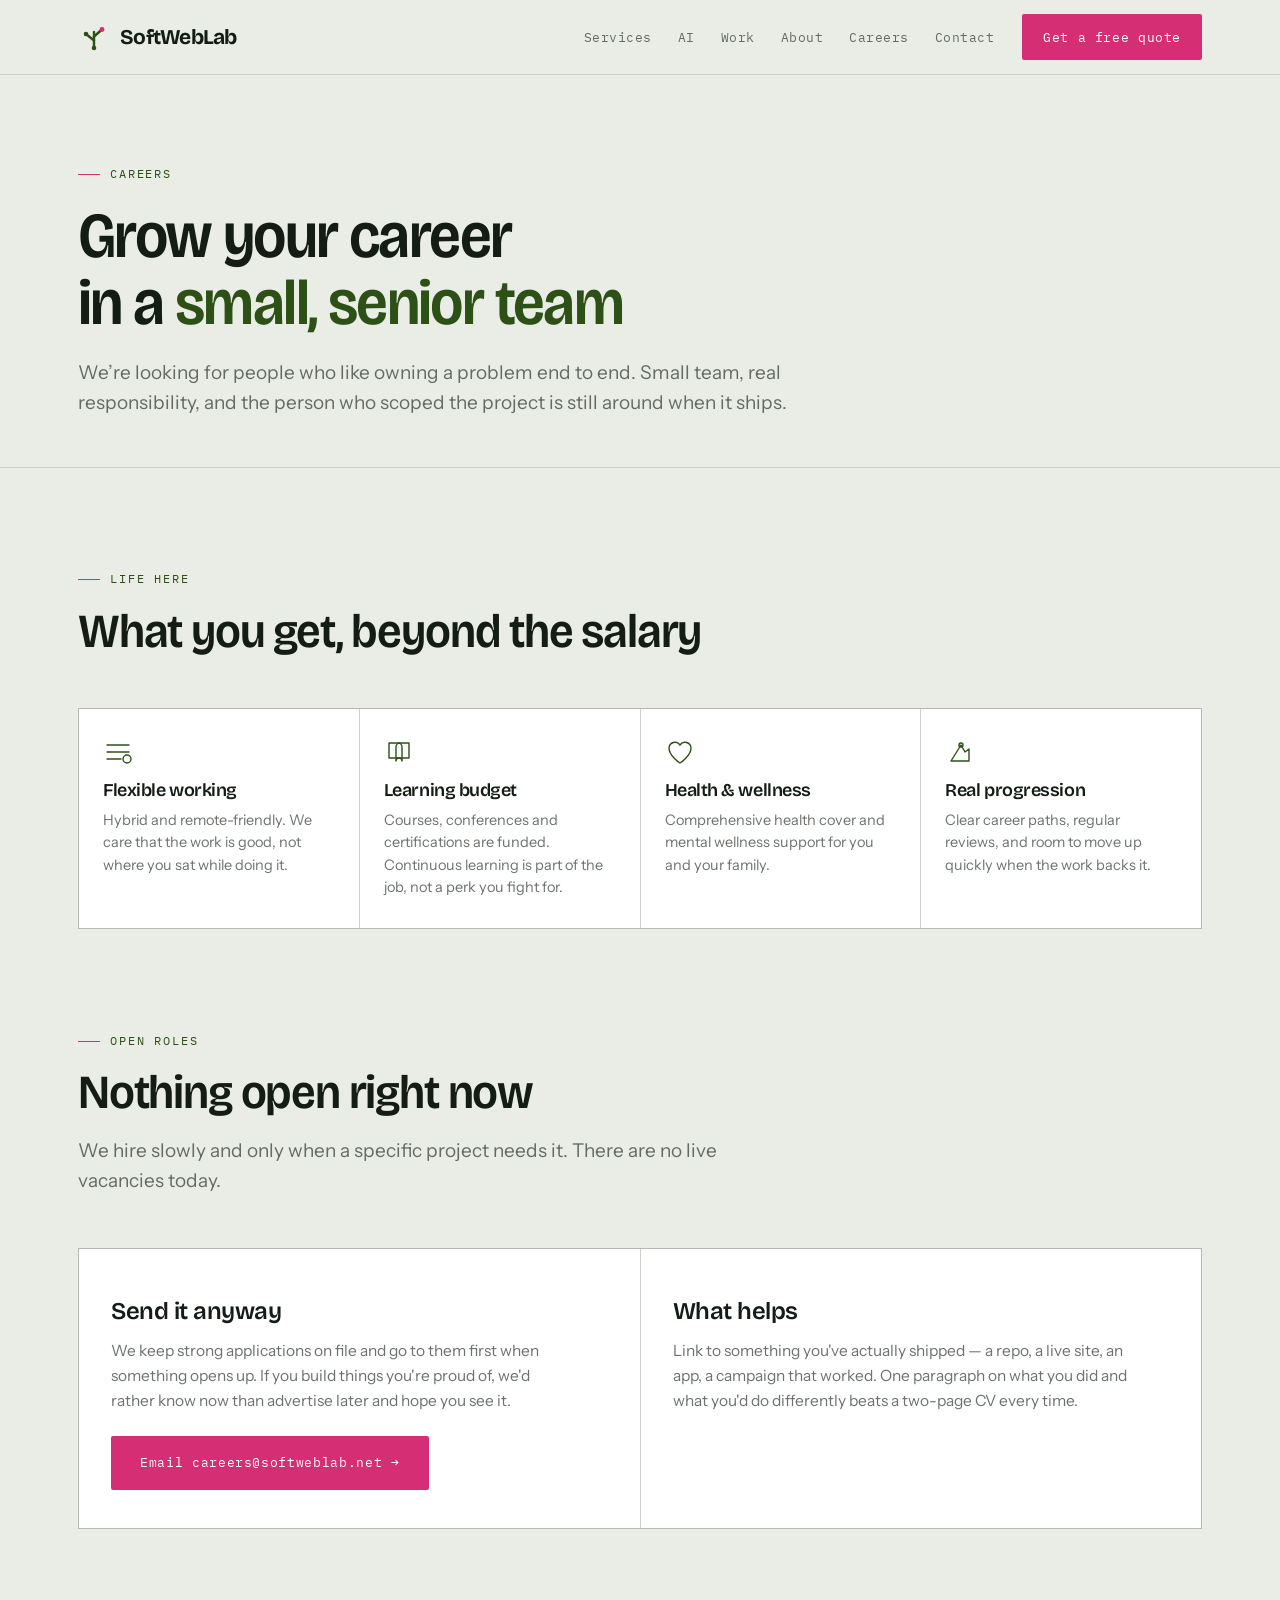
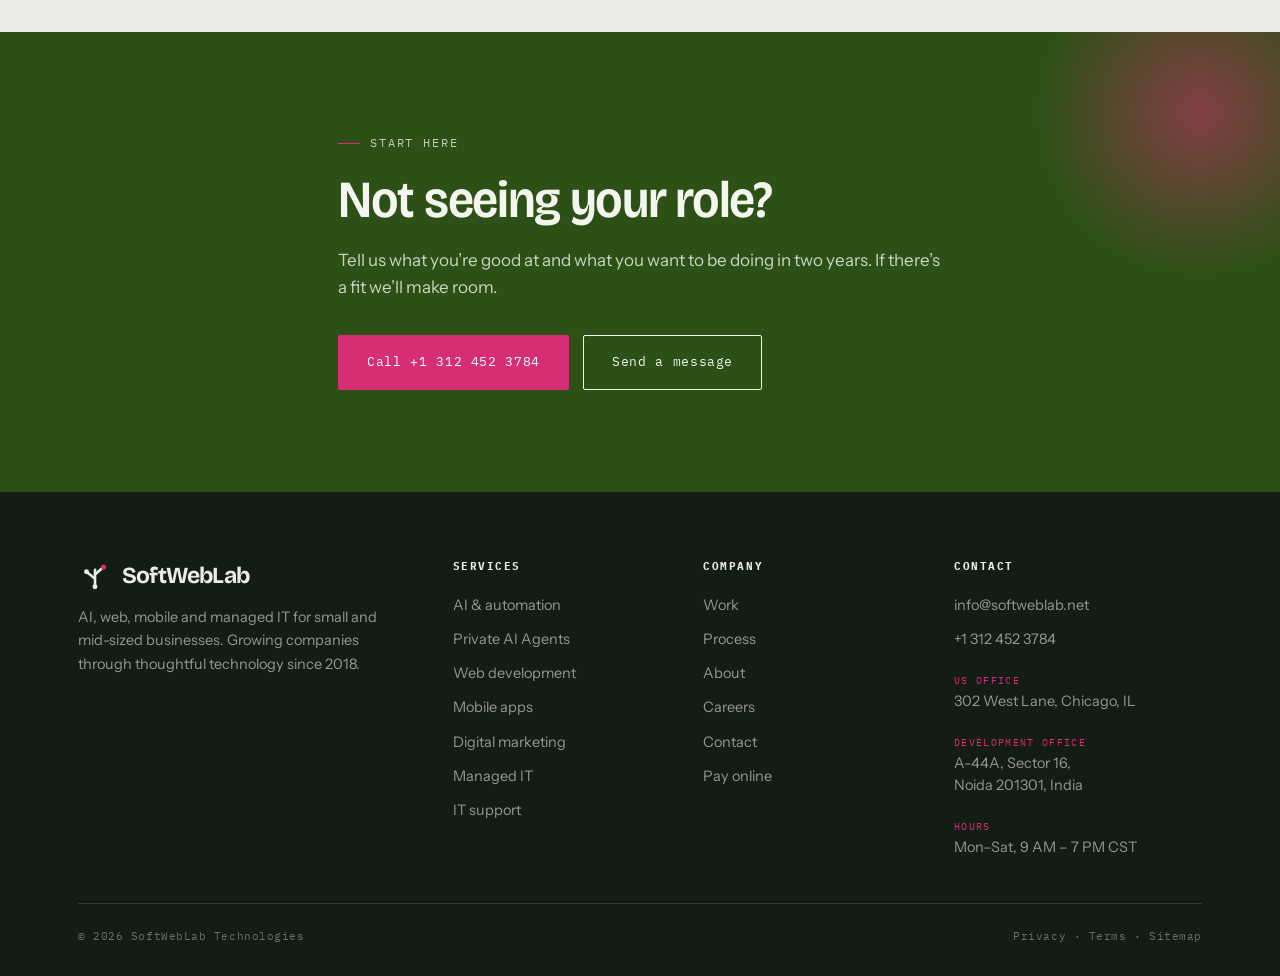
<file: careers.html>
<!DOCTYPE html>
<html lang="en">
<head>
<meta charset="UTF-8">
<meta name="viewport" content="width=device-width, initial-scale=1.0">

<title>Careers — SoftWebLab | Open Applications, Chicago &amp; Remote</title>
<meta name="description" content="No live vacancies at SoftWebLab right now. We hire when a project needs it and keep strong open applications on file — send yours. Chicago, IL and remote.">
<meta name="keywords" content="IT services Chicago, web development Chicago, app development, digital marketing Chicago, social media marketing, IT support small business, managed IT services, SEO services Chicago, SoftWebLab">
<meta name="author" content="SoftWebLab Technologies">
<meta name="robots" content="index, follow">
<meta name="googlebot" content="index, follow">
<link rel="canonical" href="https://www.softweblab.net/careers">

<meta property="og:type" content="website">
<meta property="og:url" content="https://www.softweblab.net/careers">
<meta property="og:title" content="Careers — SoftWebLab | Open Applications, Chicago &amp; Remote">
<meta property="og:description" content="No live vacancies at SoftWebLab right now. We hire when a project needs it and keep strong open applications on file — send yours. Chicago, IL and remote.">
<meta property="og:image" content="https://www.softweblab.net/og-image.jpg">
<meta property="og:site_name" content="SoftWebLab">
<meta property="og:locale" content="en_US">

<meta name="twitter:card" content="summary_large_image">
<meta name="twitter:url" content="https://www.softweblab.net/careers">
<meta name="twitter:title" content="Careers — SoftWebLab | Open Applications, Chicago &amp; Remote">
<meta name="twitter:description" content="No live vacancies at SoftWebLab right now. We hire when a project needs it and keep strong open applications on file — send yours. Chicago, IL and remote.">
<meta name="twitter:image" content="https://www.softweblab.net/og-image.jpg">

<meta name="geo.region" content="US-IL">
<meta name="geo.placename" content="Chicago, Illinois">
<meta name="geo.position" content="41.8827;-87.6233">
<meta name="ICBM" content="41.8827, -87.6233">
<meta name="theme-color" content="#2D5016">

<link rel="icon" href="favicon.svg">
<link rel="preconnect" href="https://fonts.googleapis.com">
<link rel="preconnect" href="https://fonts.gstatic.com" crossorigin>
<link href="https://fonts.googleapis.com/css2?family=Bricolage+Grotesque:opsz,wdth,wght@12..96,75..100,400..800&family=IBM+Plex+Mono:wght@400;500&family=Instrument+Sans:wght@400;500;600&display=swap" rel="stylesheet">
<link rel="stylesheet" href="softweblab.css">
</head>
<body>
<header class="nav">
  <div class="wrap nav-in">
    <a class="brand" href="index.html">
      <svg class="brand-mark" viewBox="0 0 64 64" aria-hidden="true">
        <g fill="none" stroke="currentColor" stroke-width="4.8" stroke-linecap="round" stroke-linejoin="round">
          <path d="M32 54 V22"/><path d="M32 39 L16 26"/><path d="M32 31 L48 17"/>
        </g>
        <circle cx="16" cy="26" r="4.6" fill="currentColor"/>
        <circle cx="32" cy="54" r="4.6" fill="currentColor"/>
        <circle cx="48" cy="17" r="4.8" fill="#D62E75"/>
      </svg>
      <span>SoftWebLab</span>
    </a>
    <nav class="nav-links">
      <a href="services.html">Services</a>
      <a href="index.html#ai">AI</a>
      <a href="work.html">Work</a>
      <a href="about.html">About</a>
      <a href="careers.html" aria-current="page">Careers</a>
      <a href="contact.html">Contact</a>
    </nav>
    <a class="btn btn-primary" href="contact.html">Get a free quote</a>
    <button class="nav-toggle" id="navToggle" aria-label="Open menu" aria-expanded="false">
      <span></span><span></span><span></span>
    </button>
  </div>
  <div class="nav-panel" id="navPanel">
    <a href="services.html">Services</a><a href="index.html#ai">AI</a>
    <a href="work.html">Work</a><a href="about.html">About</a>
    <a href="careers.html">Careers</a><a href="contact.html">Contact</a>
  </div>
</header>
<section class="page-hero">
  <div class="wrap">
    <div class="eyebrow fade-up" style="--rd:80ms">Careers</div>
    <h1>
      <span class="rise"><span style="--rd:180ms">Grow your career</span></span>
      <span class="rise"><span style="--rd:290ms">in a <em>small, senior team</em></span></span>
    </h1>
    <p class="lede fade-up" style="--rd:500ms">We&rsquo;re looking for people who like owning a problem end to end. Small team, real responsibility, and the person who scoped the project is still around when it ships.</p>
  </div>
</section>
<section class="sec">
  <div class="wrap">
    <div class="sec-head rv">
      <div class="eyebrow">Life here</div>
      <h2>What you get, beyond the salary</h2>
    </div>
    <div class="perks">
      <div class="perk rv" style="--d:0ms">
        <svg viewBox="0 0 30 30" aria-hidden="true"><path d="M4 8h22M4 15h22M4 22h14"/><circle cx="24" cy="22" r="4"/></svg>
        <h4>Flexible working</h4><p>Hybrid and remote-friendly. We care that the work is good, not where you sat while doing it.</p>
      </div>
      <div class="perk rv" style="--d:70ms">
        <svg viewBox="0 0 30 30" aria-hidden="true"><path d="M5 6h9a4 4 0 0 1 4 4v14a3 3 0 0 0-3-3H5Z"/><path d="M25 6h-9a4 4 0 0 0-4 4v14a3 3 0 0 1 3-3h10Z"/></svg>
        <h4>Learning budget</h4><p>Courses, conferences and certifications are funded. Continuous learning is part of the job, not a perk you fight for.</p>
      </div>
      <div class="perk rv" style="--d:140ms">
        <svg viewBox="0 0 30 30" aria-hidden="true"><path d="M15 26S4 19 4 11a6 6 0 0 1 11-3 6 6 0 0 1 11 3c0 8-11 15-11 15Z"/></svg>
        <h4>Health &amp; wellness</h4><p>Comprehensive health cover and mental wellness support for you and your family.</p>
      </div>
      <div class="perk rv" style="--d:210ms">
        <svg viewBox="0 0 30 30" aria-hidden="true"><path d="M6 24 16 8l4 7 4-3v12Z"/><circle cx="16" cy="8" r="2"/></svg>
        <h4>Real progression</h4><p>Clear career paths, regular reviews, and room to move up quickly when the work backs it.</p>
      </div>
    </div>
  </div>
</section>

<section class="sec" style="padding-top:0">
  <div class="wrap">
    <div class="sec-head rv">
      <div class="eyebrow">Open roles</div>
      <h2>Nothing open right now</h2>
      <p class="lede">We hire slowly and only when a specific project needs it. There are no
        live vacancies today.</p>
    </div>
    <div class="pair rv">
      <div class="pair-card">
        <h3>Send it anyway</h3>
        <p>We keep strong applications on file and go to them first when something opens up.
          If you build things you're proud of, we'd rather know now than advertise later and
          hope you see it.</p>
        <a class="btn btn-primary btn-lg" style="margin-top:22px"
           href="mailto:careers@softweblab.net?subject=Open%20application">
          Email careers@softweblab.net &rarr;</a>
      </div>
      <div class="pair-card">
        <h3>What helps</h3>
        <p>Link to something you've actually shipped &mdash; a repo, a live site, an app, a
          campaign that worked. One paragraph on what you did and what you'd do differently
          beats a two-page CV every time.</p>
      </div>
    </div>
  </div>
</section>
<section class="sec cta">
  <div class="wrap cta-in">
    <div class="eyebrow rv">Start here</div>
    <h2 class="rv" style="--d:60ms">Not seeing your role?</h2>
    <p class="rv" style="--d:120ms">Tell us what you&rsquo;re good at and what you want to be doing in two years. If there&rsquo;s a fit we&rsquo;ll make room.</p>
    <div class="hero-cta rv" style="--d:180ms">
      <a class="btn btn-primary btn-lg" href="tel:+13124523784">Call +1 312 452 3784</a>
      <a class="btn btn-ghost btn-lg" href="contact.html">Send a message</a>
    </div>
  </div>
</section>
<footer class="foot">
  <div class="wrap">
    <div class="foot-grid">
      <div>
        <div class="foot-brand">
          <svg class="brand-mark" viewBox="0 0 64 64" aria-hidden="true">
            <g fill="none" stroke="currentColor" stroke-width="4.8" stroke-linecap="round" stroke-linejoin="round">
              <path d="M32 54 V22"/><path d="M32 39 L16 26"/><path d="M32 31 L48 17"/>
            </g>
            <circle cx="16" cy="26" r="4.6" fill="currentColor"/>
            <circle cx="32" cy="54" r="4.6" fill="currentColor"/>
            <circle cx="48" cy="17" r="4.8" fill="#D62E75"/>
          </svg>
          <span>SoftWebLab</span>
        </div>
        <p style="margin-top:14px">AI, web, mobile and managed IT for small and mid-sized
          businesses. Growing companies through thoughtful technology since 2018.</p>
      </div>
      <div><h5>Services</h5><ul>
        <li><a href="index.html#ai">AI &amp; automation</a></li>
        <li><a href="services.html#private-agents">Private AI Agents</a></li>
        <li><a href="services.html">Web development</a></li>
        <li><a href="services.html">Mobile apps</a></li>
        <li><a href="services.html">Digital marketing</a></li>
        <li><a href="services.html">Managed IT</a></li>
        <li><a href="services.html">IT support</a></li></ul></div>
      <div><h5>Company</h5><ul>
        <li><a href="work.html">Work</a></li>
        <li><a href="index.html#process">Process</a></li>
        <li><a href="about.html">About</a></li>
        <li><a href="careers.html">Careers</a></li>
        <li><a href="contact.html">Contact</a></li>
        <li><a href="shop.html">Pay online</a></li></ul></div>
      <div><h5>Contact</h5><ul>
        <li><a href="mailto:info@softweblab.net">info@softweblab.net</a></li>
        <li><a href="tel:+13124523784">+1 312 452 3784</a></li>
        <li class="foot-office"><b>US office</b>302 West Lane, Chicago, IL</li>
        <li class="foot-office"><b>Development office</b>A-44A, Sector 16,<br>Noida 201301, India</li>
        <li class="foot-office"><b>Hours</b>Mon–Sat, 9 AM – 7 PM CST</li>
      </ul></div>
    </div>
    <div class="foot-bottom">
      <span>&copy; 2026 SoftWebLab Technologies</span>
      <span>Privacy &middot; Terms &middot; Sitemap</span>
    </div>
  </div>
</footer>
<script>
var io = new IntersectionObserver(function(entries){
  entries.forEach(function(e){
    if(e.isIntersecting){ e.target.classList.add('in'); io.unobserve(e.target); }
  });
},{threshold:.1,rootMargin:'0px 0px -6% 0px'});
document.querySelectorAll('.rv').forEach(function(el){ io.observe(el); });

var t = document.getElementById('navToggle'), pnl = document.getElementById('navPanel');
t.addEventListener('click', function(){
  var open = pnl.classList.toggle('open');
  t.setAttribute('aria-expanded', open);
});
pnl.addEventListener('click', function(e){
  if(e.target.tagName === 'A') pnl.classList.remove('open');
});
</script>
</body>
</html>
</file>
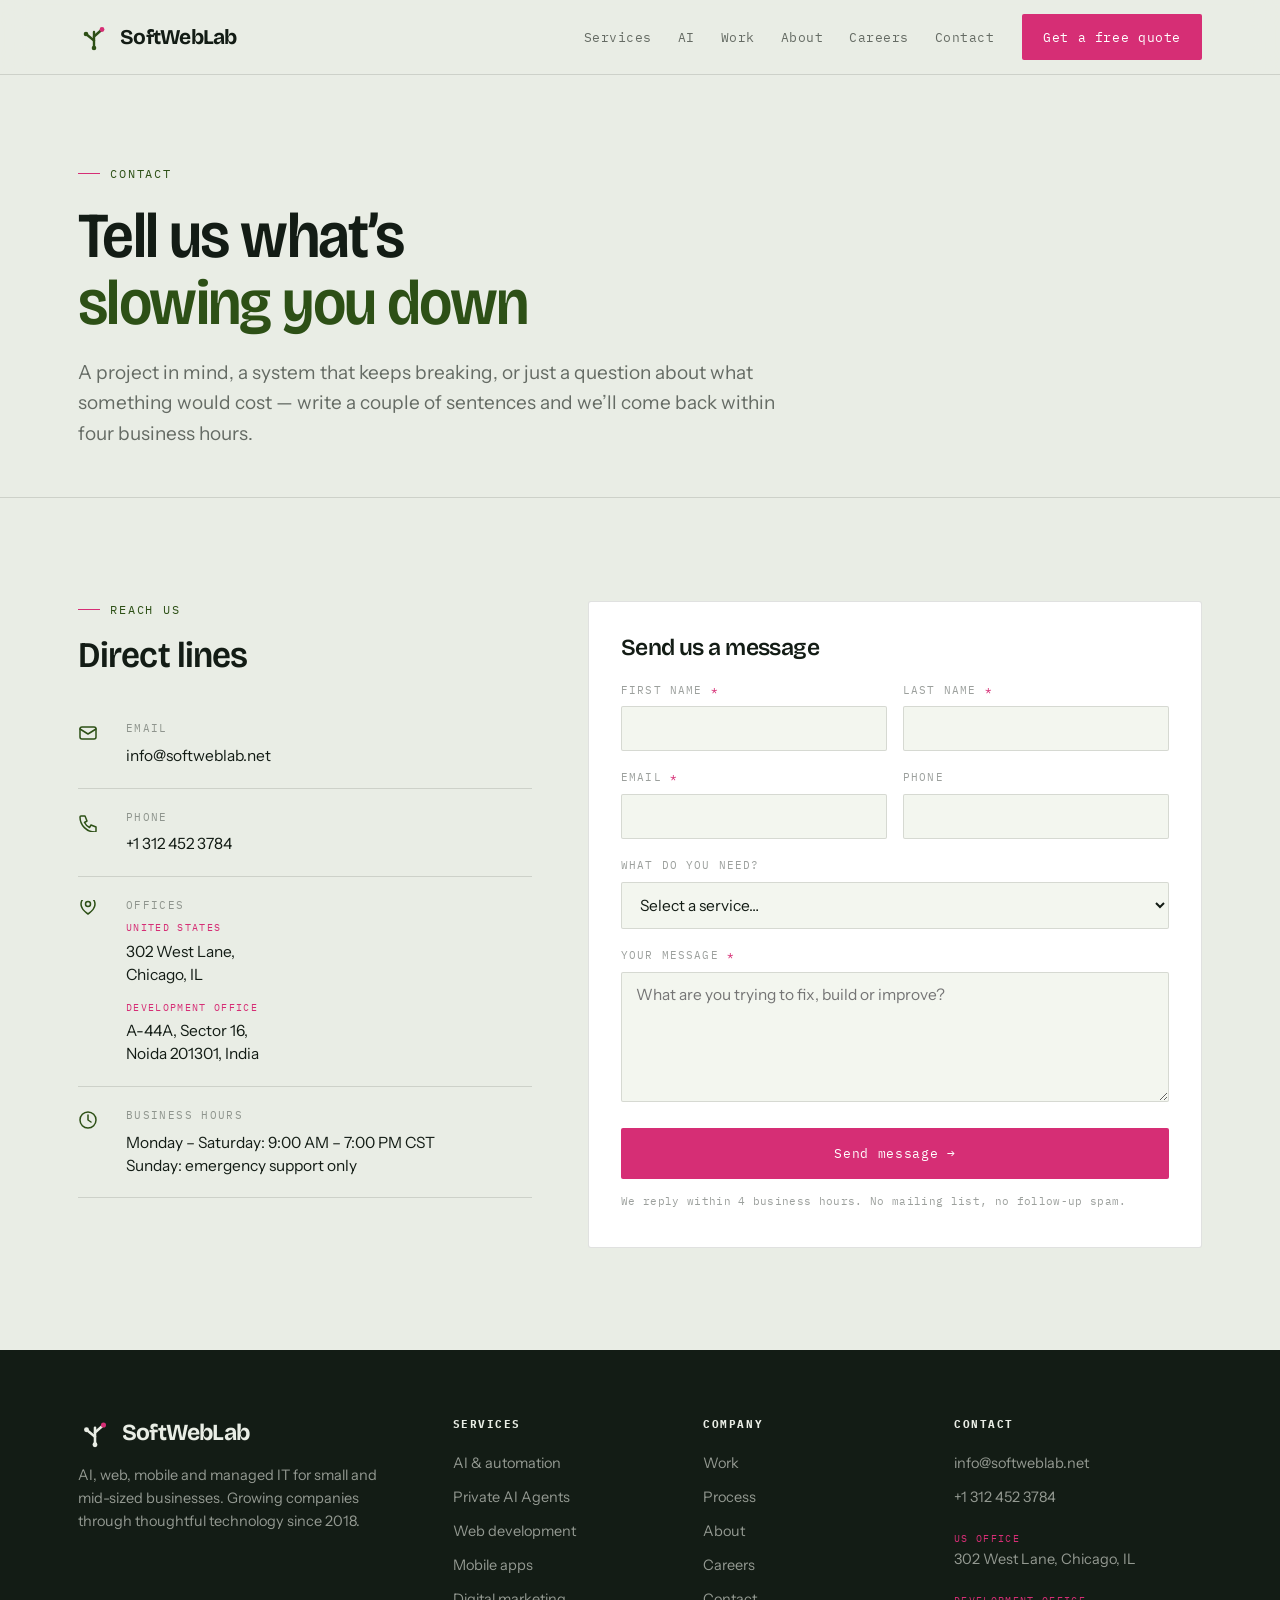
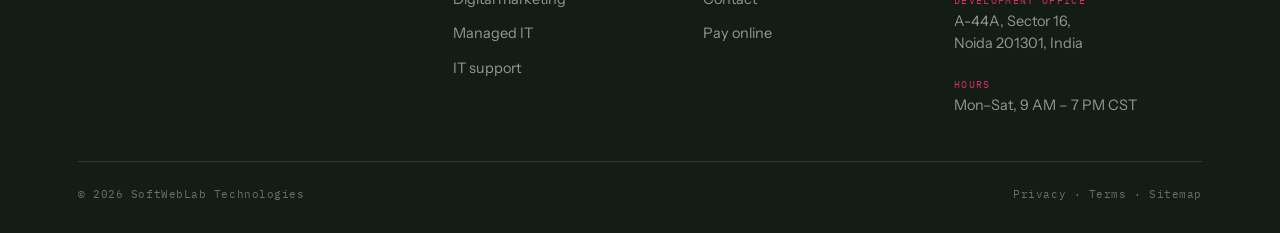
<file: contact.html>
<!DOCTYPE html>
<html lang="en">
<head>
<meta charset="UTF-8">
<meta name="viewport" content="width=device-width, initial-scale=1.0">

<title>Contact — SoftWebLab | Get a Free Quote</title>
<meta name="description" content="Tell us about your project or ask a question. SoftWebLab replies within four business hours. Chicago, IL — +1 312 452 3784.">
<meta name="keywords" content="IT services Chicago, web development Chicago, app development, digital marketing Chicago, social media marketing, IT support small business, managed IT services, SEO services Chicago, SoftWebLab">
<meta name="author" content="SoftWebLab Technologies">
<meta name="robots" content="index, follow">
<meta name="googlebot" content="index, follow">
<link rel="canonical" href="https://www.softweblab.net/contact">

<meta property="og:type" content="website">
<meta property="og:url" content="https://www.softweblab.net/contact">
<meta property="og:title" content="Contact — SoftWebLab | Get a Free Quote">
<meta property="og:description" content="Tell us about your project or ask a question. SoftWebLab replies within four business hours. Chicago, IL — +1 312 452 3784.">
<meta property="og:image" content="https://www.softweblab.net/og-image.jpg">
<meta property="og:site_name" content="SoftWebLab">
<meta property="og:locale" content="en_US">

<meta name="twitter:card" content="summary_large_image">
<meta name="twitter:url" content="https://www.softweblab.net/contact">
<meta name="twitter:title" content="Contact — SoftWebLab | Get a Free Quote">
<meta name="twitter:description" content="Tell us about your project or ask a question. SoftWebLab replies within four business hours. Chicago, IL — +1 312 452 3784.">
<meta name="twitter:image" content="https://www.softweblab.net/og-image.jpg">

<meta name="geo.region" content="US-IL">
<meta name="geo.placename" content="Chicago, Illinois">
<meta name="geo.position" content="41.8827;-87.6233">
<meta name="ICBM" content="41.8827, -87.6233">
<meta name="theme-color" content="#2D5016">

<link rel="icon" href="favicon.svg">
<link rel="preconnect" href="https://fonts.googleapis.com">
<link rel="preconnect" href="https://fonts.gstatic.com" crossorigin>
<link href="https://fonts.googleapis.com/css2?family=Bricolage+Grotesque:opsz,wdth,wght@12..96,75..100,400..800&family=IBM+Plex+Mono:wght@400;500&family=Instrument+Sans:wght@400;500;600&display=swap" rel="stylesheet">
<link rel="stylesheet" href="softweblab.css">
</head>
<body>
<header class="nav">
  <div class="wrap nav-in">
    <a class="brand" href="index.html">
      <svg class="brand-mark" viewBox="0 0 64 64" aria-hidden="true">
        <g fill="none" stroke="currentColor" stroke-width="4.8" stroke-linecap="round" stroke-linejoin="round">
          <path d="M32 54 V22"/><path d="M32 39 L16 26"/><path d="M32 31 L48 17"/>
        </g>
        <circle cx="16" cy="26" r="4.6" fill="currentColor"/>
        <circle cx="32" cy="54" r="4.6" fill="currentColor"/>
        <circle cx="48" cy="17" r="4.8" fill="#D62E75"/>
      </svg>
      <span>SoftWebLab</span>
    </a>
    <nav class="nav-links">
      <a href="services.html">Services</a>
      <a href="index.html#ai">AI</a>
      <a href="work.html">Work</a>
      <a href="about.html">About</a>
      <a href="careers.html">Careers</a>
      <a href="contact.html" aria-current="page">Contact</a>
    </nav>
    <a class="btn btn-primary" href="contact.html">Get a free quote</a>
    <button class="nav-toggle" id="navToggle" aria-label="Open menu" aria-expanded="false">
      <span></span><span></span><span></span>
    </button>
  </div>
  <div class="nav-panel" id="navPanel">
    <a href="services.html">Services</a><a href="index.html#ai">AI</a>
    <a href="work.html">Work</a><a href="about.html">About</a>
    <a href="careers.html">Careers</a><a href="contact.html">Contact</a>
  </div>
</header>
<section class="page-hero">
  <div class="wrap">
    <div class="eyebrow fade-up" style="--rd:80ms">Contact</div>
    <h1>
      <span class="rise"><span style="--rd:180ms">Tell us what&rsquo;s</span></span>
      <span class="rise"><span style="--rd:290ms"><em>slowing you down</em></span></span>
    </h1>
    <p class="lede fade-up" style="--rd:500ms">A project in mind, a system that keeps breaking, or just a question about what something would cost &mdash; write a couple of sentences and we&rsquo;ll come back within four business hours.</p>
  </div>
</section>
<section class="sec">
  <div class="wrap contact-grid">
    <div>
      <div class="sec-head rv" style="margin-bottom:26px">
        <div class="eyebrow">Reach us</div>
        <h2 style="font-size:clamp(26px,3vw,36px)">Direct lines</h2>
      </div>
      <div class="info-item rv">
        <svg viewBox="0 0 20 20" aria-hidden="true">
          <rect x="2" y="4" width="16" height="12" rx="2"/><path d="m2 6 8 5 8-5"/>
        </svg>
        <div><h5>Email</h5><p><a href="mailto:info@softweblab.net">info@softweblab.net</a></p></div>
      </div>
      <div class="info-item rv">
        <svg viewBox="0 0 20 20" aria-hidden="true">
          <path d="M3 4h4l2 5-2.5 1.5a11 11 0 0 0 5 5L13 13l5 2v4a1 1 0 0 1-1 1A15 15 0 0 1 2 5a1 1 0 0 1 1-1Z"/>
        </svg>
        <div><h5>Phone</h5><p><a href="tel:+13124523784">+1 312 452 3784</a></p></div>
      </div>
      <div class="info-item rv">
        <svg viewBox="0 0 20 20" aria-hidden="true">
          <path d="M10 18s7-4.5 7-10a7 7 0 1 0-14 0c0 5.5 7 10 7 10Z" transform="translate(0,-4)"/>
          <circle cx="10" cy="4" r="2.5"/>
        </svg>
        <div><h5>Offices</h5>
          <div class="office-split">
            <div><b>United States</b><p>302 West Lane,<br>Chicago, IL</p></div>
            <div><b>Development office</b><p>A-44A, Sector 16,<br>Noida 201301, India</p></div>
          </div>
        </div>
      </div>
      <div class="info-item rv">
        <svg viewBox="0 0 20 20" aria-hidden="true">
          <circle cx="10" cy="10" r="8"/><path d="M10 5v5l3 2"/>
        </svg>
        <div><h5>Business hours</h5>
          <p>Monday &ndash; Saturday: 9:00 AM &ndash; 7:00 PM CST<br>Sunday: emergency support only</p></div>
      </div>
    </div>

    <div class="form-card rv">
      <h3 style="font-size:23px;margin-bottom:22px">Send us a message</h3>
      <form action="https://formspree.io/f/xzdjderr" method="POST">
        <div class="form-row">
          <div class="field"><label for="fname">First name <span class="field-req">*</span></label>
            <input id="fname" name="fname" type="text" required autocomplete="given-name"></div>
          <div class="field"><label for="lname">Last name <span class="field-req">*</span></label>
            <input id="lname" name="lname" type="text" required autocomplete="family-name"></div>
        </div>
        <div class="form-row">
          <div class="field"><label for="email">Email <span class="field-req">*</span></label>
            <input id="email" name="email" type="email" required autocomplete="email"></div>
          <div class="field"><label for="phone">Phone</label>
            <input id="phone" name="phone" type="tel" autocomplete="tel"></div>
        </div>
        <div class="field"><label for="service">What do you need?</label>
          <select id="service" name="service">
            <option value="">Select a service&hellip;</option>
            <option>AI &amp; automation</option>
            <option>Web development</option>
            <option>Mobile app development</option>
            <option>Digital marketing</option>
            <option>Social media marketing</option>
            <option>IT managed services</option>
            <option>IT support</option>
            <option>Multiple services</option>
          </select></div>
        <div class="field"><label for="message">Your message <span class="field-req">*</span></label>
          <textarea id="message" name="message" required
            placeholder="What are you trying to fix, build or improve?"></textarea></div>
        <button class="btn btn-primary btn-lg" type="submit" style="width:100%;justify-content:center">
          Send message &rarr;</button>
        <p class="form-note">We reply within 4 business hours. No mailing list, no follow-up spam.</p>
        <p class="form-status" id="formStatus" role="status" aria-live="polite"></p>
      </form>
    </div>
  </div>
</section>
<footer class="foot">
  <div class="wrap">
    <div class="foot-grid">
      <div>
        <div class="foot-brand">
          <svg class="brand-mark" viewBox="0 0 64 64" aria-hidden="true">
            <g fill="none" stroke="currentColor" stroke-width="4.8" stroke-linecap="round" stroke-linejoin="round">
              <path d="M32 54 V22"/><path d="M32 39 L16 26"/><path d="M32 31 L48 17"/>
            </g>
            <circle cx="16" cy="26" r="4.6" fill="currentColor"/>
            <circle cx="32" cy="54" r="4.6" fill="currentColor"/>
            <circle cx="48" cy="17" r="4.8" fill="#D62E75"/>
          </svg>
          <span>SoftWebLab</span>
        </div>
        <p style="margin-top:14px">AI, web, mobile and managed IT for small and mid-sized
          businesses. Growing companies through thoughtful technology since 2018.</p>
      </div>
      <div><h5>Services</h5><ul>
        <li><a href="index.html#ai">AI &amp; automation</a></li>
        <li><a href="services.html#private-agents">Private AI Agents</a></li>
        <li><a href="services.html">Web development</a></li>
        <li><a href="services.html">Mobile apps</a></li>
        <li><a href="services.html">Digital marketing</a></li>
        <li><a href="services.html">Managed IT</a></li>
        <li><a href="services.html">IT support</a></li></ul></div>
      <div><h5>Company</h5><ul>
        <li><a href="work.html">Work</a></li>
        <li><a href="index.html#process">Process</a></li>
        <li><a href="about.html">About</a></li>
        <li><a href="careers.html">Careers</a></li>
        <li><a href="contact.html">Contact</a></li>
        <li><a href="shop.html">Pay online</a></li></ul></div>
      <div><h5>Contact</h5><ul>
        <li><a href="mailto:info@softweblab.net">info@softweblab.net</a></li>
        <li><a href="tel:+13124523784">+1 312 452 3784</a></li>
        <li class="foot-office"><b>US office</b>302 West Lane, Chicago, IL</li>
        <li class="foot-office"><b>Development office</b>A-44A, Sector 16,<br>Noida 201301, India</li>
        <li class="foot-office"><b>Hours</b>Mon–Sat, 9 AM – 7 PM CST</li>
      </ul></div>
    </div>
    <div class="foot-bottom">
      <span>&copy; 2026 SoftWebLab Technologies</span>
      <span>Privacy &middot; Terms &middot; Sitemap</span>
    </div>
  </div>
</footer>
<script>
var io = new IntersectionObserver(function(entries){
  entries.forEach(function(e){
    if(e.isIntersecting){ e.target.classList.add('in'); io.unobserve(e.target); }
  });
},{threshold:.1,rootMargin:'0px 0px -6% 0px'});
document.querySelectorAll('.rv').forEach(function(el){ io.observe(el); });

var t = document.getElementById('navToggle'), pnl = document.getElementById('navPanel');
t.addEventListener('click', function(){
  var open = pnl.classList.toggle('open');
  t.setAttribute('aria-expanded', open);
});
pnl.addEventListener('click', function(e){
  if(e.target.tagName === 'A') pnl.classList.remove('open');
});

(function(){
  var form = document.querySelector('.form-card form');
  if (!form) return;
  var statusEl = document.getElementById('formStatus');
  var btn = form.querySelector('button[type="submit"]');
  var btnLabel = btn ? btn.innerHTML : '';

  function show(kind, text){
    statusEl.textContent = text;
    statusEl.className = 'form-status is-' + kind;
  }

  form.addEventListener('submit', function(e){
    e.preventDefault();
    statusEl.className = 'form-status';
    if (btn) { btn.innerHTML = 'Sending&hellip;'; btn.disabled = true; }
    fetch(form.action, {
      method: 'POST',
      body: new FormData(form),
      headers: { 'Accept': 'application/json' }
    }).then(function(r){
      if (r.ok) {
        show('ok', "Message sent. We'll reply to your email within 4 business hours.");
        form.reset();
      } else {
        show('err', 'Something went wrong. Please email info@softweblab.net or call +1 312 452 3784.');
      }
    }).catch(function(){
      show('err', 'Network error. Please email info@softweblab.net or call +1 312 452 3784.');
    }).then(function(){
      if (btn) { btn.innerHTML = btnLabel; btn.disabled = false; }
    });
  });
})();
</script>
</body>
</html>
</file>
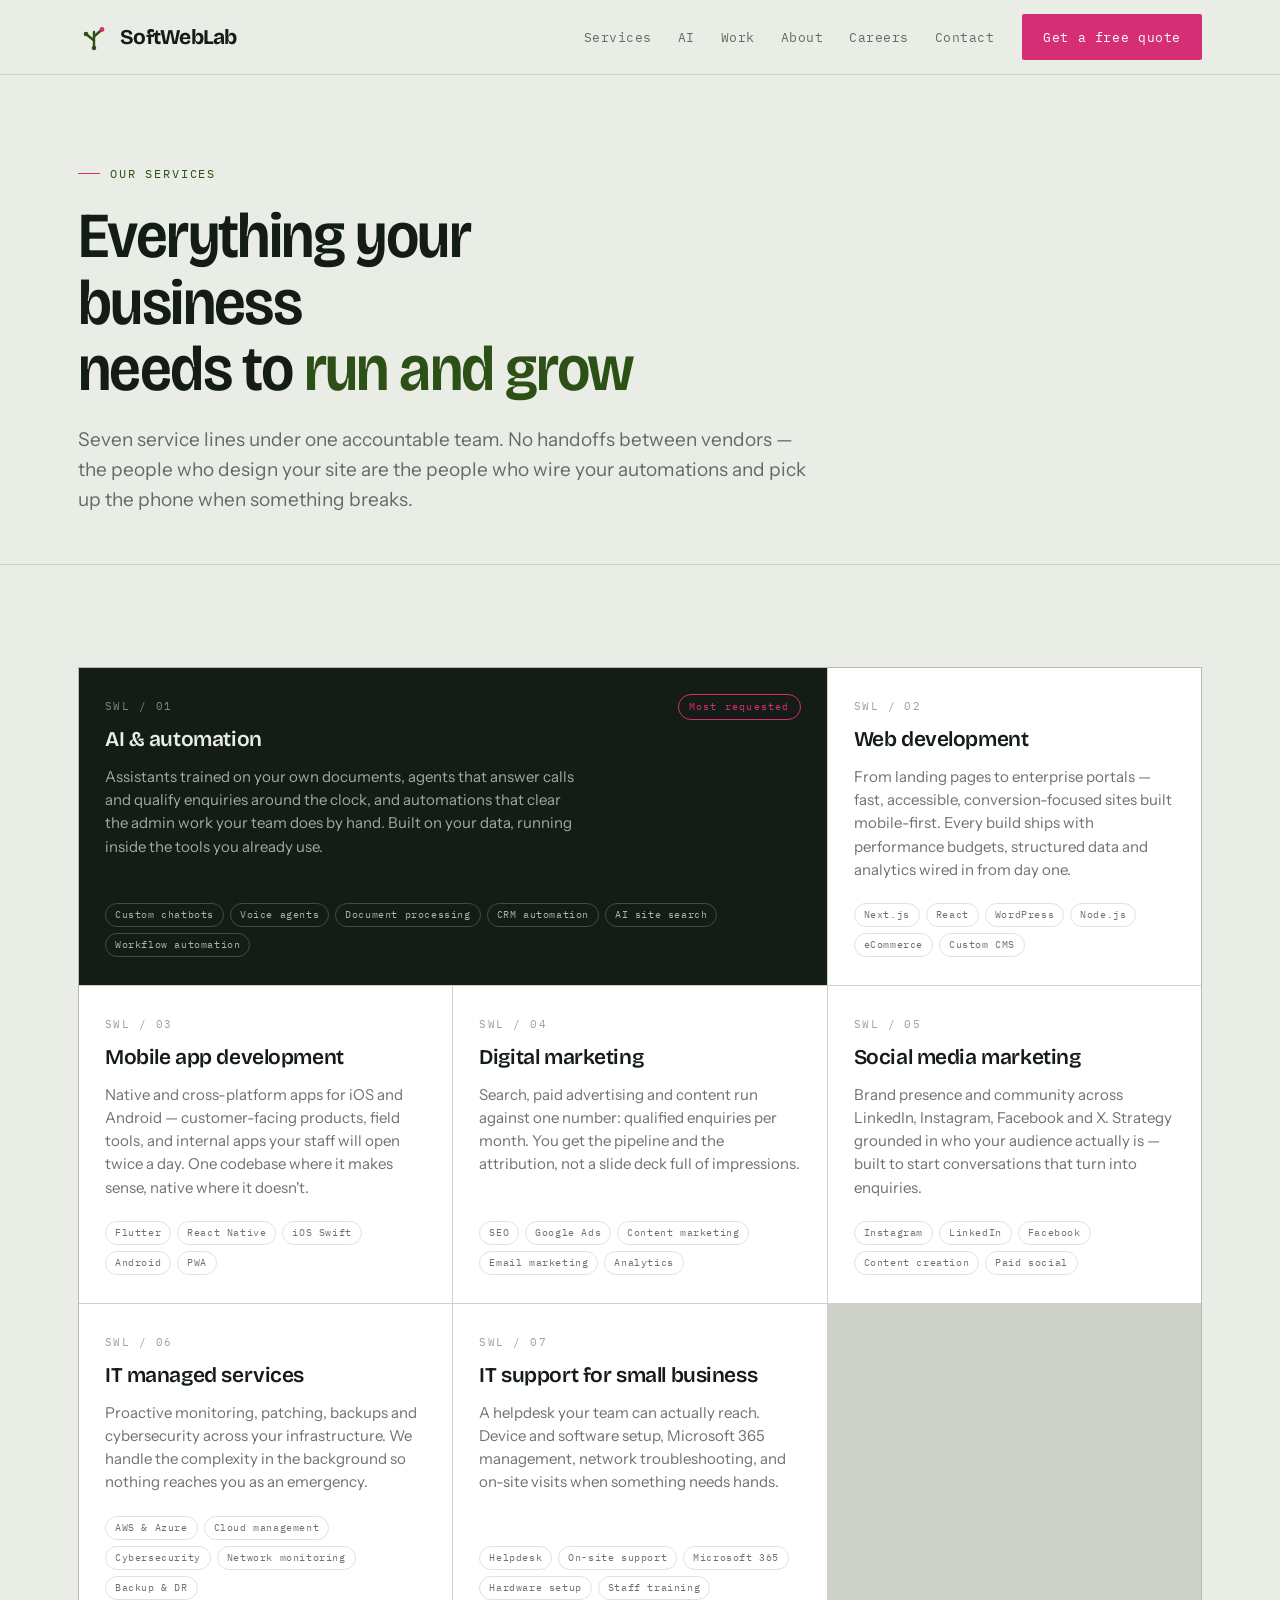
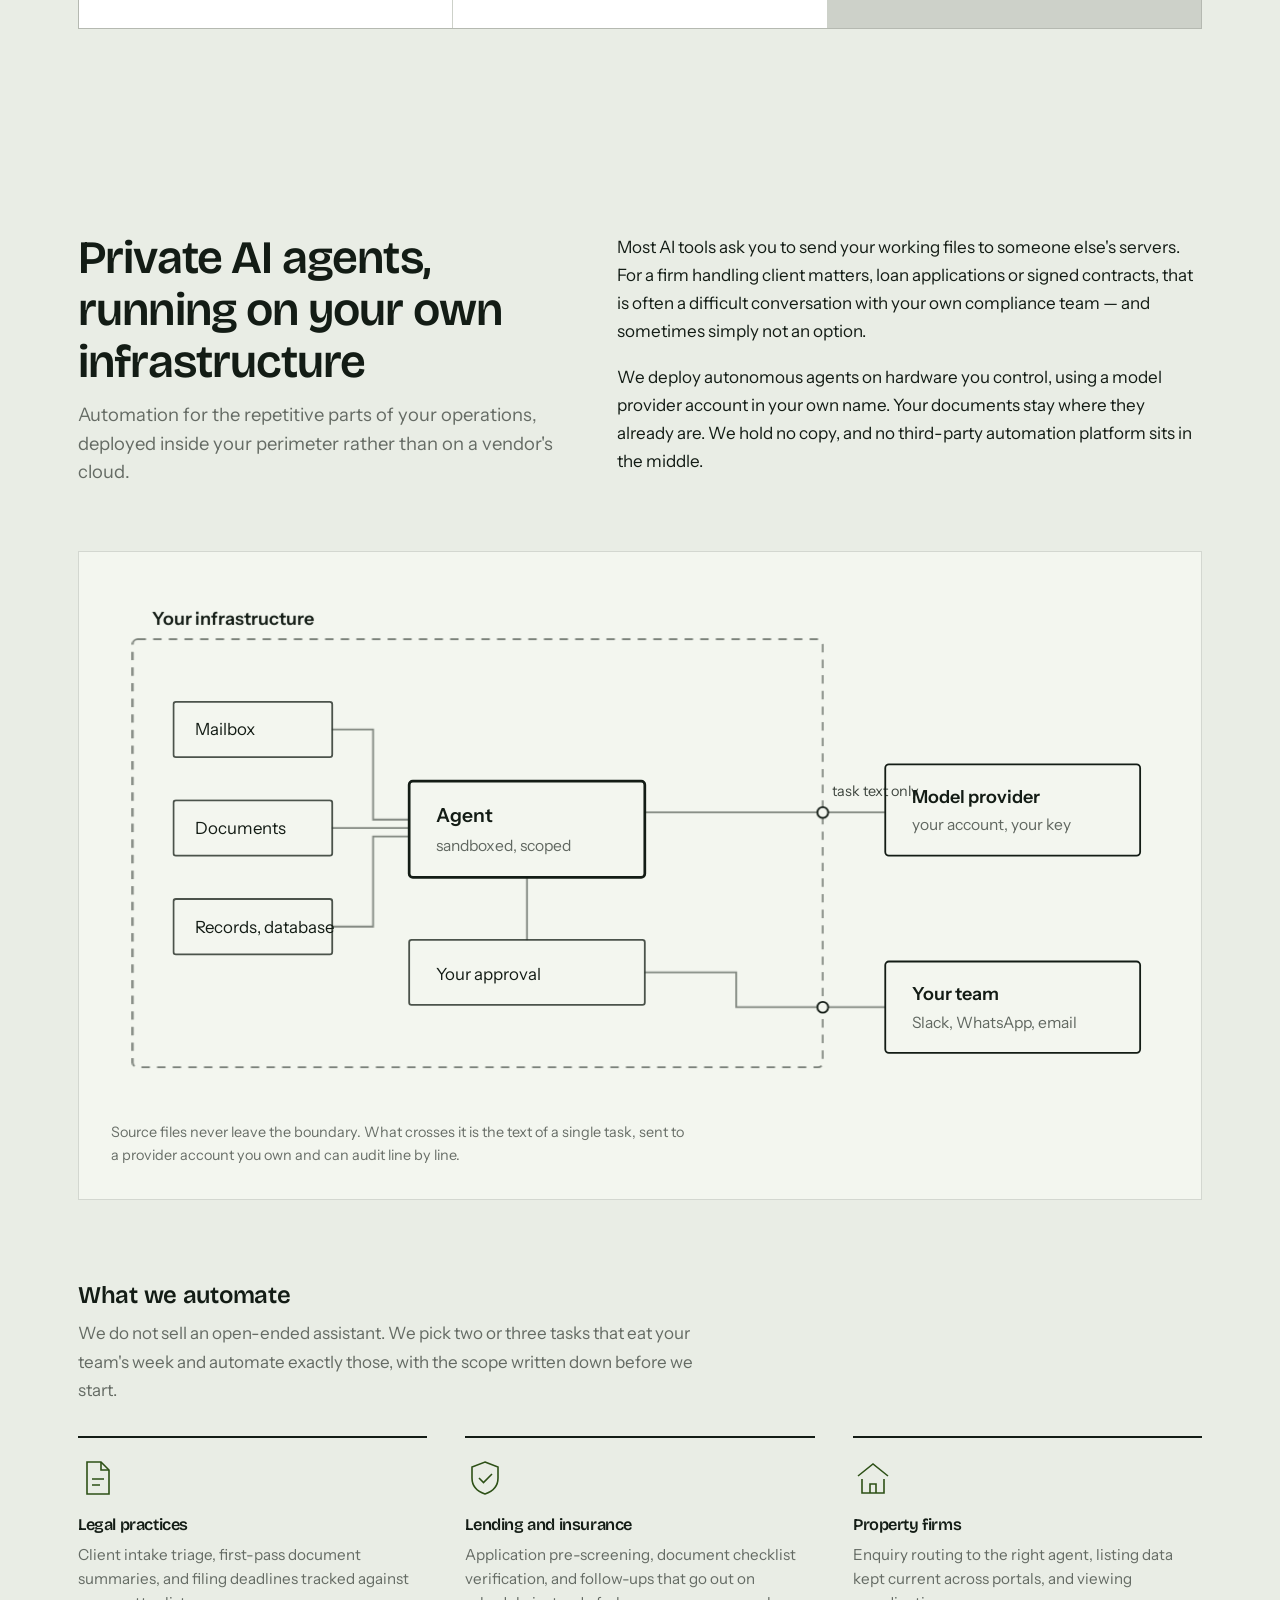
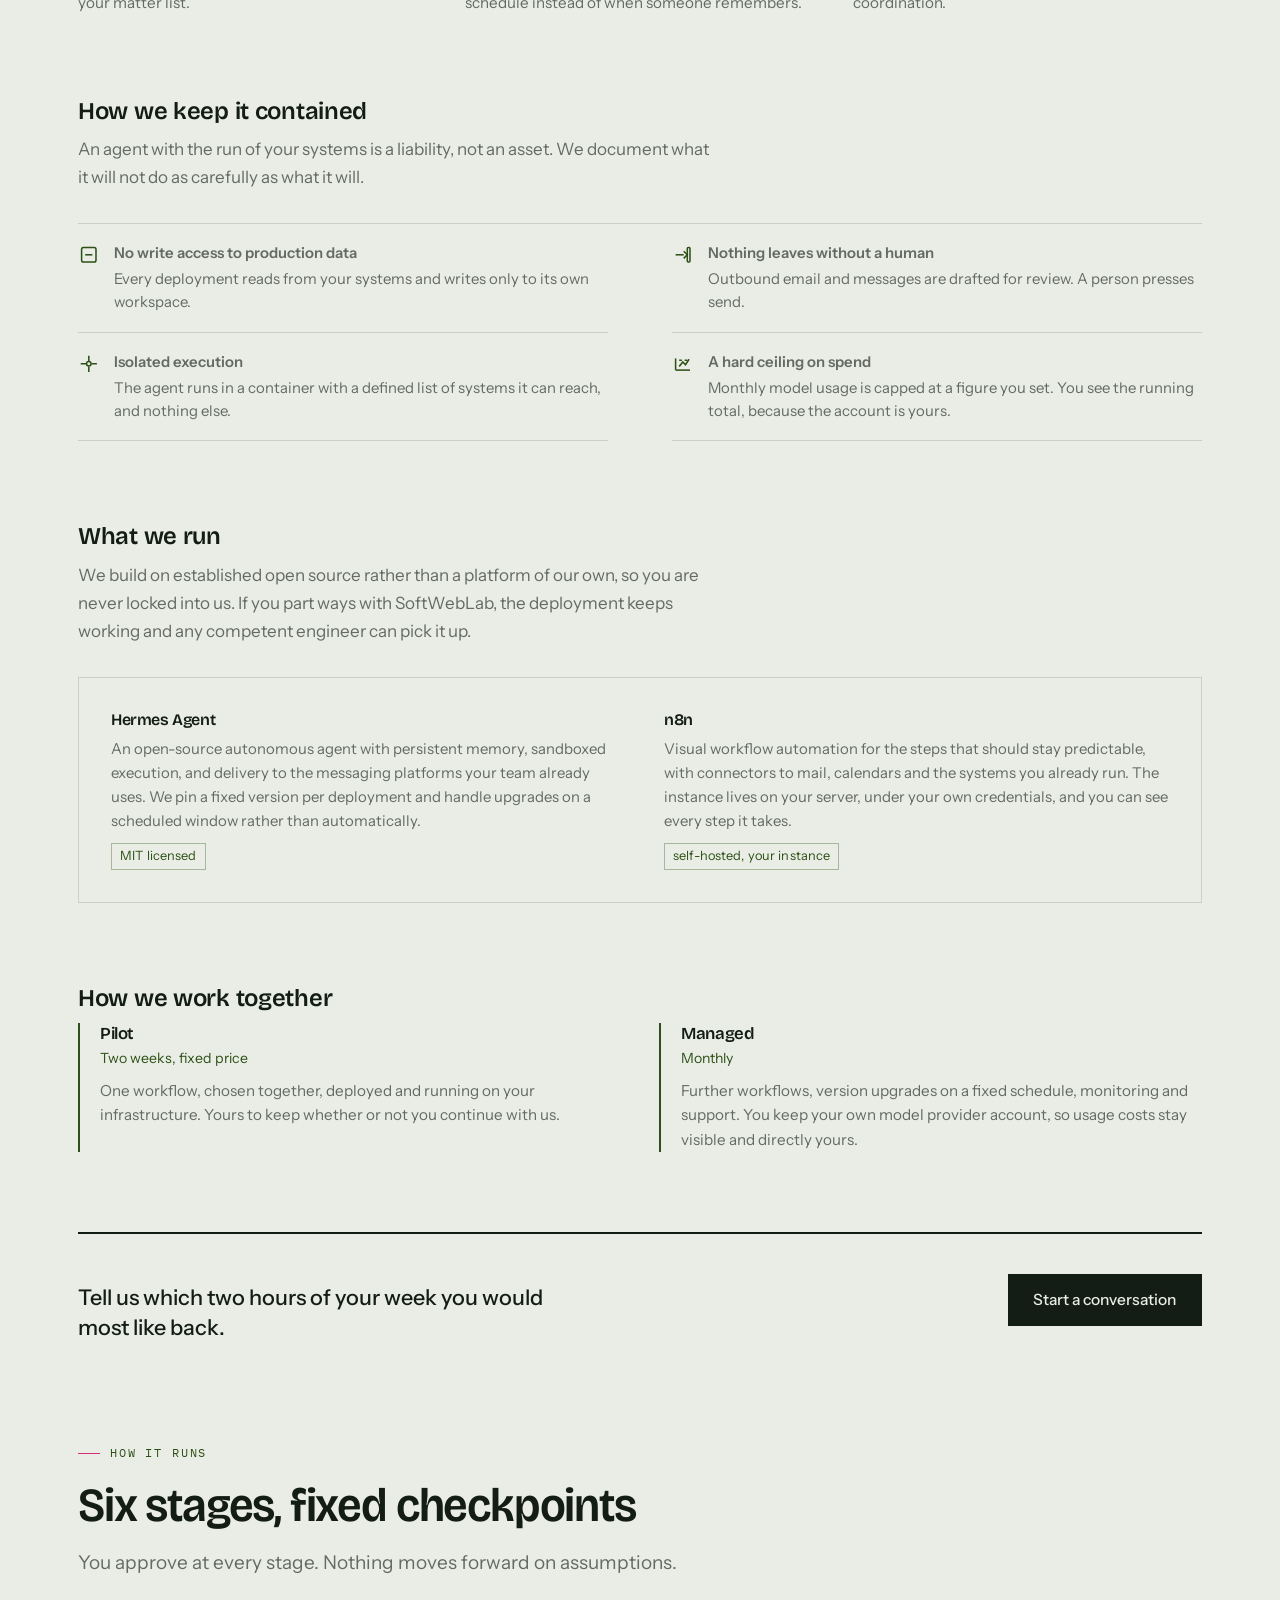
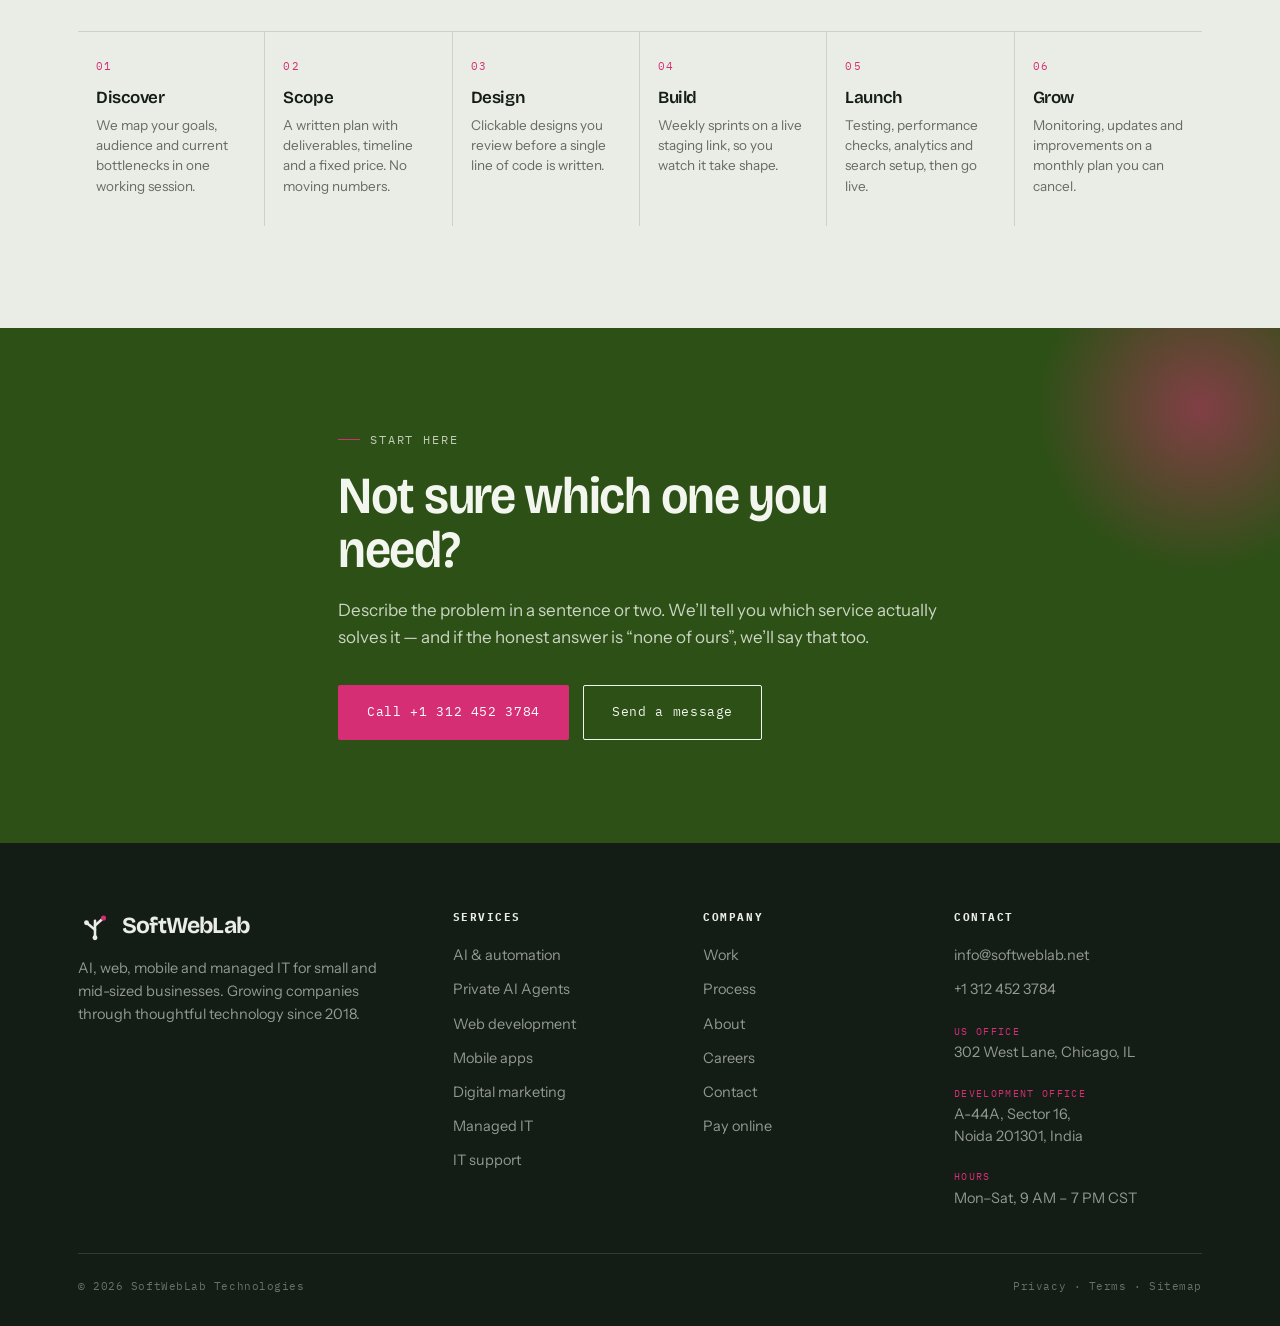
<file: services.html>
<!DOCTYPE html>
<html lang="en">
<head>
<meta charset="UTF-8">
<meta name="viewport" content="width=device-width, initial-scale=1.0">

<title>Services — SoftWebLab | Web, App, AI &amp; IT Services in Chicago</title>
<meta name="description" content="Web development, mobile apps, AI automation, digital marketing, managed IT and IT support for small and mid-sized businesses. Chicago, IL.">
<meta name="keywords" content="IT services Chicago, web development Chicago, app development, digital marketing Chicago, social media marketing, IT support small business, managed IT services, SEO services Chicago, SoftWebLab">
<meta name="author" content="SoftWebLab Technologies">
<meta name="robots" content="index, follow">
<meta name="googlebot" content="index, follow">
<link rel="canonical" href="https://www.softweblab.net/services">

<meta property="og:type" content="website">
<meta property="og:url" content="https://www.softweblab.net/services">
<meta property="og:title" content="Services — SoftWebLab | Web, App, AI &amp; IT Services in Chicago">
<meta property="og:description" content="Web development, mobile apps, AI automation, digital marketing, managed IT and IT support for small and mid-sized businesses. Chicago, IL.">
<meta property="og:image" content="https://www.softweblab.net/og-image.jpg">
<meta property="og:site_name" content="SoftWebLab">
<meta property="og:locale" content="en_US">

<meta name="twitter:card" content="summary_large_image">
<meta name="twitter:url" content="https://www.softweblab.net/services">
<meta name="twitter:title" content="Services — SoftWebLab | Web, App, AI &amp; IT Services in Chicago">
<meta name="twitter:description" content="Web development, mobile apps, AI automation, digital marketing, managed IT and IT support for small and mid-sized businesses. Chicago, IL.">
<meta name="twitter:image" content="https://www.softweblab.net/og-image.jpg">

<meta name="geo.region" content="US-IL">
<meta name="geo.placename" content="Chicago, Illinois">
<meta name="geo.position" content="41.8827;-87.6233">
<meta name="ICBM" content="41.8827, -87.6233">
<meta name="theme-color" content="#2D5016">

<link rel="icon" href="favicon.svg">
<link rel="preconnect" href="https://fonts.googleapis.com">
<link rel="preconnect" href="https://fonts.gstatic.com" crossorigin>
<link href="https://fonts.googleapis.com/css2?family=Bricolage+Grotesque:opsz,wdth,wght@12..96,75..100,400..800&family=IBM+Plex+Mono:wght@400;500&family=Instrument+Sans:wght@400;500;600&display=swap" rel="stylesheet">
<link rel="stylesheet" href="softweblab.css">
</head>
<body>
<header class="nav">
  <div class="wrap nav-in">
    <a class="brand" href="index.html">
      <svg class="brand-mark" viewBox="0 0 64 64" aria-hidden="true">
        <g fill="none" stroke="currentColor" stroke-width="4.8" stroke-linecap="round" stroke-linejoin="round">
          <path d="M32 54 V22"/><path d="M32 39 L16 26"/><path d="M32 31 L48 17"/>
        </g>
        <circle cx="16" cy="26" r="4.6" fill="currentColor"/>
        <circle cx="32" cy="54" r="4.6" fill="currentColor"/>
        <circle cx="48" cy="17" r="4.8" fill="#D62E75"/>
      </svg>
      <span>SoftWebLab</span>
    </a>
    <nav class="nav-links">
      <a href="services.html" aria-current="page">Services</a>
      <a href="index.html#ai">AI</a>
      <a href="work.html">Work</a>
      <a href="about.html">About</a>
      <a href="careers.html">Careers</a>
      <a href="contact.html">Contact</a>
    </nav>
    <a class="btn btn-primary" href="contact.html">Get a free quote</a>
    <button class="nav-toggle" id="navToggle" aria-label="Open menu" aria-expanded="false">
      <span></span><span></span><span></span>
    </button>
  </div>
  <div class="nav-panel" id="navPanel">
    <a href="services.html">Services</a><a href="index.html#ai">AI</a>
    <a href="work.html">Work</a><a href="about.html">About</a>
    <a href="careers.html">Careers</a><a href="contact.html">Contact</a>
  </div>
</header>
<section class="page-hero">
  <div class="wrap">
    <div class="eyebrow fade-up" style="--rd:80ms">Our services</div>
    <h1>
      <span class="rise"><span style="--rd:180ms">Everything your business</span></span>
      <span class="rise"><span style="--rd:290ms">needs to <em>run and grow</em></span></span>
    </h1>
    <p class="lede fade-up" style="--rd:500ms">Seven service lines under one accountable team. No handoffs between vendors — the people who design your site are the people who wire your automations and pick up the phone when something breaks.</p>
  </div>
</section>
<section class="sec">
  <div class="wrap">
    <div class="spec-grid">
      <article class="spec spec-feature rv" style="grid-column:span 2">
        <span class="spec-badge">Most requested</span>
        <span class="spec-no">SWL / 01</span>
        <h3>AI &amp; automation</h3>
        <p>Assistants trained on your own documents, agents that answer calls and qualify enquiries around the clock, and automations that clear the admin work your team does by hand. Built on your data, running inside the tools you already use.</p>
        <div class="spec-tags"><span class="tag">Custom chatbots</span><span class="tag">Voice agents</span><span class="tag">Document processing</span><span class="tag">CRM automation</span><span class="tag">AI site search</span><span class="tag">Workflow automation</span></div>
      </article>
      <article class="spec rv">
        
        <span class="spec-no">SWL / 02</span>
        <h3>Web development</h3>
        <p>From landing pages to enterprise portals — fast, accessible, conversion-focused sites built mobile-first. Every build ships with performance budgets, structured data and analytics wired in from day one.</p>
        <div class="spec-tags"><span class="tag">Next.js</span><span class="tag">React</span><span class="tag">WordPress</span><span class="tag">Node.js</span><span class="tag">eCommerce</span><span class="tag">Custom CMS</span></div>
      </article>
      <article class="spec rv">
        
        <span class="spec-no">SWL / 03</span>
        <h3>Mobile app development</h3>
        <p>Native and cross-platform apps for iOS and Android — customer-facing products, field tools, and internal apps your staff will open twice a day. One codebase where it makes sense, native where it doesn't.</p>
        <div class="spec-tags"><span class="tag">Flutter</span><span class="tag">React Native</span><span class="tag">iOS Swift</span><span class="tag">Android</span><span class="tag">PWA</span></div>
      </article>
      <article class="spec rv">
        
        <span class="spec-no">SWL / 04</span>
        <h3>Digital marketing</h3>
        <p>Search, paid advertising and content run against one number: qualified enquiries per month. You get the pipeline and the attribution, not a slide deck full of impressions.</p>
        <div class="spec-tags"><span class="tag">SEO</span><span class="tag">Google Ads</span><span class="tag">Content marketing</span><span class="tag">Email marketing</span><span class="tag">Analytics</span></div>
      </article>
      <article class="spec rv">
        
        <span class="spec-no">SWL / 05</span>
        <h3>Social media marketing</h3>
        <p>Brand presence and community across LinkedIn, Instagram, Facebook and X. Strategy grounded in who your audience actually is — built to start conversations that turn into enquiries.</p>
        <div class="spec-tags"><span class="tag">Instagram</span><span class="tag">LinkedIn</span><span class="tag">Facebook</span><span class="tag">Content creation</span><span class="tag">Paid social</span></div>
      </article>
      <article class="spec rv">
        
        <span class="spec-no">SWL / 06</span>
        <h3>IT managed services</h3>
        <p>Proactive monitoring, patching, backups and cybersecurity across your infrastructure. We handle the complexity in the background so nothing reaches you as an emergency.</p>
        <div class="spec-tags"><span class="tag">AWS &amp; Azure</span><span class="tag">Cloud management</span><span class="tag">Cybersecurity</span><span class="tag">Network monitoring</span><span class="tag">Backup &amp; DR</span></div>
      </article>
      <article class="spec rv">
        
        <span class="spec-no">SWL / 07</span>
        <h3>IT support for small business</h3>
        <p>A helpdesk your team can actually reach. Device and software setup, Microsoft 365 management, network troubleshooting, and on-site visits when something needs hands.</p>
        <div class="spec-tags"><span class="tag">Helpdesk</span><span class="tag">On-site support</span><span class="tag">Microsoft 365</span><span class="tag">Hardware setup</span><span class="tag">Staff training</span></div>
      </article>
    </div>
  </div>
</section>

<section class="swl-ag" id="private-agents" aria-labelledby="private-agents-title">
  <div class="wrap">

    <div class="swl-ag__lead">
      <div>
        <h2 class="swl-ag__title" id="private-agents-title">Private AI agents, running on your own infrastructure</h2>
        <p class="swl-ag__standfirst">Automation for the repetitive parts of your operations, deployed inside your perimeter rather than on a vendor's cloud.</p>
      </div>
      <div class="swl-ag__body">
        <p>Most AI tools ask you to send your working files to someone else's servers. For a firm handling client matters, loan applications or signed contracts, that is often a difficult conversation with your own compliance team — and sometimes simply not an option.</p>
        <p>We deploy autonomous agents on hardware you control, using a model provider account in your own name. Your documents stay where they already are. We hold no copy, and no third-party automation platform sits in the middle.</p>
      </div>
    </div>

    <figure class="swl-ag__figure">
      <svg viewBox="0 0 880 430" role="img" aria-labelledby="ag-diagram-title ag-diagram-desc">
        <title id="ag-diagram-title">Where the agent sits</title>
        <desc id="ag-diagram-desc">The agent, your email, documents and records all sit inside your own infrastructure. Only the task text crosses out to your model provider. Results reach your team on their usual channels, after human approval.</desc>

        <g fill="none" stroke="currentColor" stroke-width="1.5" vector-effect="non-scaling-stroke">

          <!-- boundary -->
          <g class="ag-p ag-p--boundary">
            <rect x="18" y="46" width="574" height="356" rx="4"
                  stroke-dasharray="7 6" opacity="0.55"/>
            <text x="34" y="34" font-size="15" font-weight="600" fill="currentColor" stroke="none">Your infrastructure</text>
          </g>

          <!-- sources -->
          <g class="ag-p ag-p--src1">
            <rect x="52" y="98" width="132" height="46" rx="2" opacity="0.75"/>
            <text x="70" y="126" font-size="14" fill="currentColor" stroke="none">Mailbox</text>
          </g>
          <g class="ag-p ag-p--src2">
            <rect x="52" y="180" width="132" height="46" rx="2" opacity="0.75"/>
            <text x="70" y="208" font-size="14" fill="currentColor" stroke="none">Documents</text>
          </g>
          <g class="ag-p ag-p--src3">
            <rect x="52" y="262" width="132" height="46" rx="2" opacity="0.75"/>
            <text x="70" y="290" font-size="14" fill="currentColor" stroke="none">Records, database</text>
          </g>

          <!-- source connectors -->
          <g opacity="0.5">
            <path class="ag-d ag-d--feed1" pathLength="1" d="M184 121 H218 V196 H248"/>
            <path class="ag-d ag-d--feed2" pathLength="1" d="M184 203 H248"/>
            <path class="ag-d ag-d--feed3" pathLength="1" d="M184 285 H218 V210 H248"/>
          </g>

          <!-- agent -->
          <g class="ag-p ag-p--agent">
            <rect x="248" y="164" width="196" height="80" rx="3" stroke-width="2.25"/>
            <text x="270" y="198" font-size="16" font-weight="600" fill="currentColor" stroke="none">Agent</text>
            <text x="270" y="222" font-size="13" fill="currentColor" stroke="none" opacity="0.65">sandboxed, scoped</text>
          </g>

          <!-- out to model provider -->
          <path class="ag-d ag-d--out" pathLength="1" d="M444 190 H592" opacity="0.5"/>
          <path class="ag-d ag-d--out2" pathLength="1" d="M592 190 H644" opacity="0.5"/>
          <g class="ag-p ag-p--outlabel">
            <text x="600" y="176" font-size="12" fill="currentColor" stroke="none" opacity="0.8">task text only</text>
          </g>
          <g class="ag-p ag-p--model">
            <rect x="644" y="150" width="212" height="76" rx="3"/>
            <text x="666" y="182" font-size="15" font-weight="600" fill="currentColor" stroke="none">Model provider</text>
            <text x="666" y="205" font-size="13" fill="currentColor" stroke="none" opacity="0.65">your account, your key</text>
          </g>

          <!-- approval -->
          <path class="ag-d ag-d--approve" pathLength="1" d="M346 244 V296" opacity="0.5"/>
          <g class="ag-p ag-p--approval">
            <rect x="248" y="296" width="196" height="54" rx="2" opacity="0.75"/>
            <text x="270" y="329" font-size="14" fill="currentColor" stroke="none">Your approval</text>
          </g>

          <!-- out to team -->
          <path class="ag-d ag-d--team" pathLength="1" d="M444 323 H520 V352 H592" opacity="0.5"/>
          <path class="ag-d ag-d--team2" pathLength="1" d="M592 352 H644" opacity="0.5"/>
          <g class="ag-p ag-p--teambox">
            <rect x="644" y="314" width="212" height="76" rx="3"/>
            <text x="666" y="346" font-size="15" font-weight="600" fill="currentColor" stroke="none">Your team</text>
            <text x="666" y="369" font-size="13" fill="currentColor" stroke="none" opacity="0.65">Slack, WhatsApp, email</text>
          </g>

          <!-- boundary crossings: drawn last so they punch through the connectors -->
          <circle class="ag-p ag-p--cross" cx="592" cy="190" r="4.5" fill="var(--ag-surface)"/>
          <circle class="ag-p ag-p--cross" cx="592" cy="352" r="4.5" fill="var(--ag-surface)"/>

        </g>
      </svg>
      <figcaption class="swl-ag__caption">Source files never leave the boundary. What crosses it is the text of a single task, sent to a provider account you own and can audit line by line.</figcaption>
    </figure>

    <div class="swl-ag__block">
      <h3 class="swl-ag__h3">What we automate</h3>
      <p>We do not sell an open-ended assistant. We pick two or three tasks that eat your team's week and automate exactly those, with the scope written down before we start.</p>

      <div class="swl-ag__sectors">

        <div class="swl-ag__sector">
          <svg class="swl-ag__glyph" viewBox="0 0 40 40" fill="none" stroke="currentColor" stroke-width="1.6" aria-hidden="true">
            <path d="M9 4h14l8 8v24H9z"/>
            <path d="M23 4v8h8"/>
            <path d="M14 21h12M14 27h8"/>
          </svg>
          <h4>Legal practices</h4>
          <p>Client intake triage, first-pass document summaries, and filing deadlines tracked against your matter list.</p>
        </div>

        <div class="swl-ag__sector">
          <svg class="swl-ag__glyph" viewBox="0 0 40 40" fill="none" stroke="currentColor" stroke-width="1.6" aria-hidden="true">
            <path d="M20 4l13 5v11c0 8-5.5 13.5-13 16-7.5-2.5-13-8-13-16V9z"/>
            <path d="M14 20l4.5 4.5L27 16"/>
          </svg>
          <h4>Lending and insurance</h4>
          <p>Application pre-screening, document checklist verification, and follow-ups that go out on schedule instead of when someone remembers.</p>
        </div>

        <div class="swl-ag__sector">
          <svg class="swl-ag__glyph" viewBox="0 0 40 40" fill="none" stroke="currentColor" stroke-width="1.6" aria-hidden="true">
            <path d="M5 18L20 6l15 12"/>
            <path d="M9 21v14h22V21"/>
            <path d="M17 35v-9h6v9"/>
          </svg>
          <h4>Property firms</h4>
          <p>Enquiry routing to the right agent, listing data kept current across portals, and viewing coordination.</p>
        </div>

      </div>
    </div>

    <div class="swl-ag__block">
      <h3 class="swl-ag__h3">How we keep it contained</h3>
      <p>An agent with the run of your systems is a liability, not an asset. We document what it will not do as carefully as what it will.</p>

      <ul class="swl-ag__rails">
        <li class="swl-ag__rail">
          <svg viewBox="0 0 24 24" fill="none" stroke="currentColor" stroke-width="1.7" aria-hidden="true"><rect x="4" y="4" width="16" height="16" rx="2"/><path d="M8 12h8"/></svg>
          <span><b>No write access to production data</b>Every deployment reads from your systems and writes only to its own workspace.</span>
        </li>
        <li class="swl-ag__rail">
          <svg viewBox="0 0 24 24" fill="none" stroke="currentColor" stroke-width="1.7" aria-hidden="true"><path d="M4 12h9"/><path d="M13 8l4 4-4 4"/><rect x="17" y="4" width="3" height="16" rx="1"/></svg>
          <span><b>Nothing leaves without a human</b>Outbound email and messages are drafted for review. A person presses send.</span>
        </li>
        <li class="swl-ag__rail">
          <svg viewBox="0 0 24 24" fill="none" stroke="currentColor" stroke-width="1.7" aria-hidden="true"><path d="M12 3v6M12 15v6M3 12h6M15 12h6"/><circle cx="12" cy="12" r="2.5"/></svg>
          <span><b>Isolated execution</b>The agent runs in a container with a defined list of systems it can reach, and nothing else.</span>
        </li>
        <li class="swl-ag__rail">
          <svg viewBox="0 0 24 24" fill="none" stroke="currentColor" stroke-width="1.7" aria-hidden="true"><path d="M4 19V6"/><path d="M4 19h16"/><path d="M8 15l4-5 3 3 4-6"/><path d="M8 8h11" stroke-dasharray="3 3"/></svg>
          <span><b>A hard ceiling on spend</b>Monthly model usage is capped at a figure you set. You see the running total, because the account is yours.</span>
        </li>
      </ul>
    </div>

    <div class="swl-ag__block">
      <h3 class="swl-ag__h3">What we run</h3>
      <p>We build on established open source rather than a platform of our own, so you are never locked into us. If you part ways with SoftWebLab, the deployment keeps working and any competent engineer can pick it up.</p>

      <div class="swl-ag__stack" data-stack>
        <div class="swl-ag__tool">
          <h4>Hermes Agent</h4>
          <p>An open-source autonomous agent with persistent memory, sandboxed execution, and delivery to the messaging platforms your team already uses. We pin a fixed version per deployment and handle upgrades on a scheduled window rather than automatically.</p>
          <span class="swl-ag__licence">MIT licensed</span>
        </div>
        <div class="swl-ag__tool">
          <h4>n8n</h4>
          <p>Visual workflow automation for the steps that should stay predictable, with connectors to mail, calendars and the systems you already run. The instance lives on your server, under your own credentials, and you can see every step it takes.</p>
          <span class="swl-ag__licence">self-hosted, your instance</span>
        </div>
      </div>
    </div>

    <div class="swl-ag__block">
      <h3 class="swl-ag__h3">How we work together</h3>

      <div class="swl-ag__engage">
        <div class="swl-ag__step">
          <h4>Pilot</h4>
          <em>Two weeks, fixed price</em>
          <p>One workflow, chosen together, deployed and running on your infrastructure. Yours to keep whether or not you continue with us.</p>
        </div>
        <div class="swl-ag__step">
          <h4>Managed</h4>
          <em>Monthly</em>
          <p>Further workflows, version upgrades on a fixed schedule, monitoring and support. You keep your own model provider account, so usage costs stay visible and directly yours.</p>
        </div>
      </div>
    </div>

    <div class="swl-ag__cta">
      <p>Tell us which two hours of your week you would most like back.</p>
      <a class="swl-ag__button" href="contact.html">Start a conversation</a>
    </div>

  </div>
</section>

<section class="sec" style="padding-top:0">
  <div class="wrap">
    <div class="sec-head rv">
      <div class="eyebrow">How it runs</div>
      <h2>Six stages, fixed checkpoints</h2>
      <p class="lede">You approve at every stage. Nothing moves forward on assumptions.</p>
    </div>
    <div class="proc">
      <div class="proc-step rv" style="--d:0ms"><span class="proc-n">01</span>
        <h4>Discover</h4><p>We map your goals, audience and current bottlenecks in one working session.</p></div>
      <div class="proc-step rv" style="--d:60ms"><span class="proc-n">02</span>
        <h4>Scope</h4><p>A written plan with deliverables, timeline and a fixed price. No moving numbers.</p></div>
      <div class="proc-step rv" style="--d:120ms"><span class="proc-n">03</span>
        <h4>Design</h4><p>Clickable designs you review before a single line of code is written.</p></div>
      <div class="proc-step rv" style="--d:180ms"><span class="proc-n">04</span>
        <h4>Build</h4><p>Weekly sprints on a live staging link, so you watch it take shape.</p></div>
      <div class="proc-step rv" style="--d:240ms"><span class="proc-n">05</span>
        <h4>Launch</h4><p>Testing, performance checks, analytics and search setup, then go live.</p></div>
      <div class="proc-step rv" style="--d:300ms"><span class="proc-n">06</span>
        <h4>Grow</h4><p>Monitoring, updates and improvements on a monthly plan you can cancel.</p></div>
    </div>
  </div>
</section>
<section class="sec cta">
  <div class="wrap cta-in">
    <div class="eyebrow rv">Start here</div>
    <h2 class="rv" style="--d:60ms">Not sure which one you need?</h2>
    <p class="rv" style="--d:120ms">Describe the problem in a sentence or two. We&rsquo;ll tell you which service actually solves it &mdash; and if the honest answer is &ldquo;none of ours&rdquo;, we&rsquo;ll say that too.</p>
    <div class="hero-cta rv" style="--d:180ms">
      <a class="btn btn-primary btn-lg" href="tel:+13124523784">Call +1 312 452 3784</a>
      <a class="btn btn-ghost btn-lg" href="contact.html">Send a message</a>
    </div>
  </div>
</section>
<footer class="foot">
  <div class="wrap">
    <div class="foot-grid">
      <div>
        <div class="foot-brand">
          <svg class="brand-mark" viewBox="0 0 64 64" aria-hidden="true">
            <g fill="none" stroke="currentColor" stroke-width="4.8" stroke-linecap="round" stroke-linejoin="round">
              <path d="M32 54 V22"/><path d="M32 39 L16 26"/><path d="M32 31 L48 17"/>
            </g>
            <circle cx="16" cy="26" r="4.6" fill="currentColor"/>
            <circle cx="32" cy="54" r="4.6" fill="currentColor"/>
            <circle cx="48" cy="17" r="4.8" fill="#D62E75"/>
          </svg>
          <span>SoftWebLab</span>
        </div>
        <p style="margin-top:14px">AI, web, mobile and managed IT for small and mid-sized
          businesses. Growing companies through thoughtful technology since 2018.</p>
      </div>
      <div><h5>Services</h5><ul>
        <li><a href="index.html#ai">AI &amp; automation</a></li>
        <li><a href="services.html#private-agents">Private AI Agents</a></li>
        <li><a href="services.html">Web development</a></li>
        <li><a href="services.html">Mobile apps</a></li>
        <li><a href="services.html">Digital marketing</a></li>
        <li><a href="services.html">Managed IT</a></li>
        <li><a href="services.html">IT support</a></li></ul></div>
      <div><h5>Company</h5><ul>
        <li><a href="work.html">Work</a></li>
        <li><a href="index.html#process">Process</a></li>
        <li><a href="about.html">About</a></li>
        <li><a href="careers.html">Careers</a></li>
        <li><a href="contact.html">Contact</a></li>
        <li><a href="shop.html">Pay online</a></li></ul></div>
      <div><h5>Contact</h5><ul>
        <li><a href="mailto:info@softweblab.net">info@softweblab.net</a></li>
        <li><a href="tel:+13124523784">+1 312 452 3784</a></li>
        <li class="foot-office"><b>US office</b>302 West Lane, Chicago, IL</li>
        <li class="foot-office"><b>Development office</b>A-44A, Sector 16,<br>Noida 201301, India</li>
        <li class="foot-office"><b>Hours</b>Mon–Sat, 9 AM – 7 PM CST</li>
      </ul></div>
    </div>
    <div class="foot-bottom">
      <span>&copy; 2026 SoftWebLab Technologies</span>
      <span>Privacy &middot; Terms &middot; Sitemap</span>
    </div>
  </div>
</footer>
<script>
var io = new IntersectionObserver(function(entries){
  entries.forEach(function(e){
    if(e.isIntersecting){ e.target.classList.add('in'); io.unobserve(e.target); }
  });
},{threshold:.1,rootMargin:'0px 0px -6% 0px'});
document.querySelectorAll('.rv').forEach(function(el){ io.observe(el); });

var t = document.getElementById('navToggle'), pnl = document.getElementById('navPanel');
t.addEventListener('click', function(){
  var open = pnl.classList.toggle('open');
  t.setAttribute('aria-expanded', open);
});
pnl.addEventListener('click', function(e){
  if(e.target.tagName === 'A') pnl.classList.remove('open');
});
</script>
<script>
  (function () {
    var figure = document.querySelector('#private-agents .swl-ag__figure');
    if (!figure || !('IntersectionObserver' in window)) return;

    if (window.matchMedia('(prefers-reduced-motion: reduce)').matches) return;

    var observer = new IntersectionObserver(function (entries) {
      entries.forEach(function (entry) {
        if (!entry.isIntersecting) return;
        if (!figure.classList.contains('ag-armed')) {
          figure.classList.add('ag-armed');
          void figure.offsetWidth;   // flush the armed state before running
        }
        figure.classList.add('ag-running');
        observer.disconnect();
      });
    }, { threshold: 0.35 });

    observer.observe(figure);
  })();
</script>
</body>
</html>
</file>
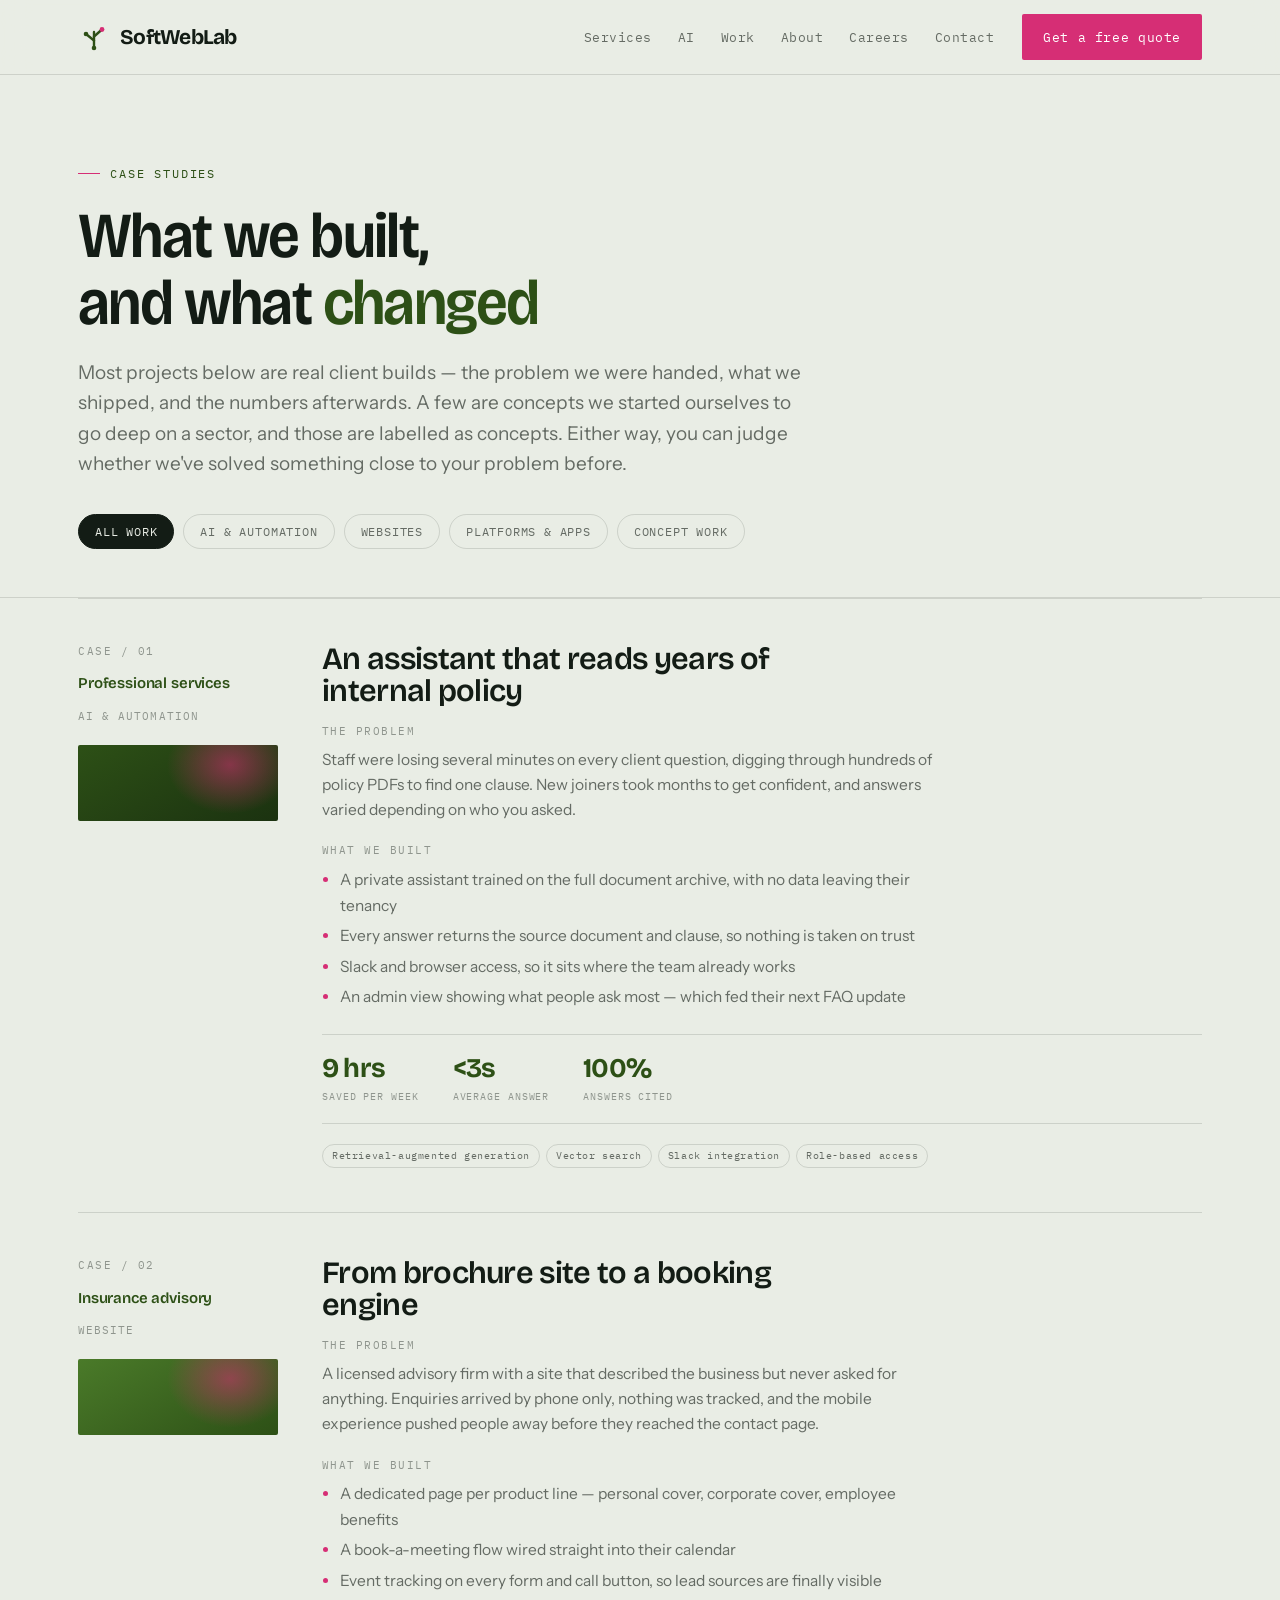
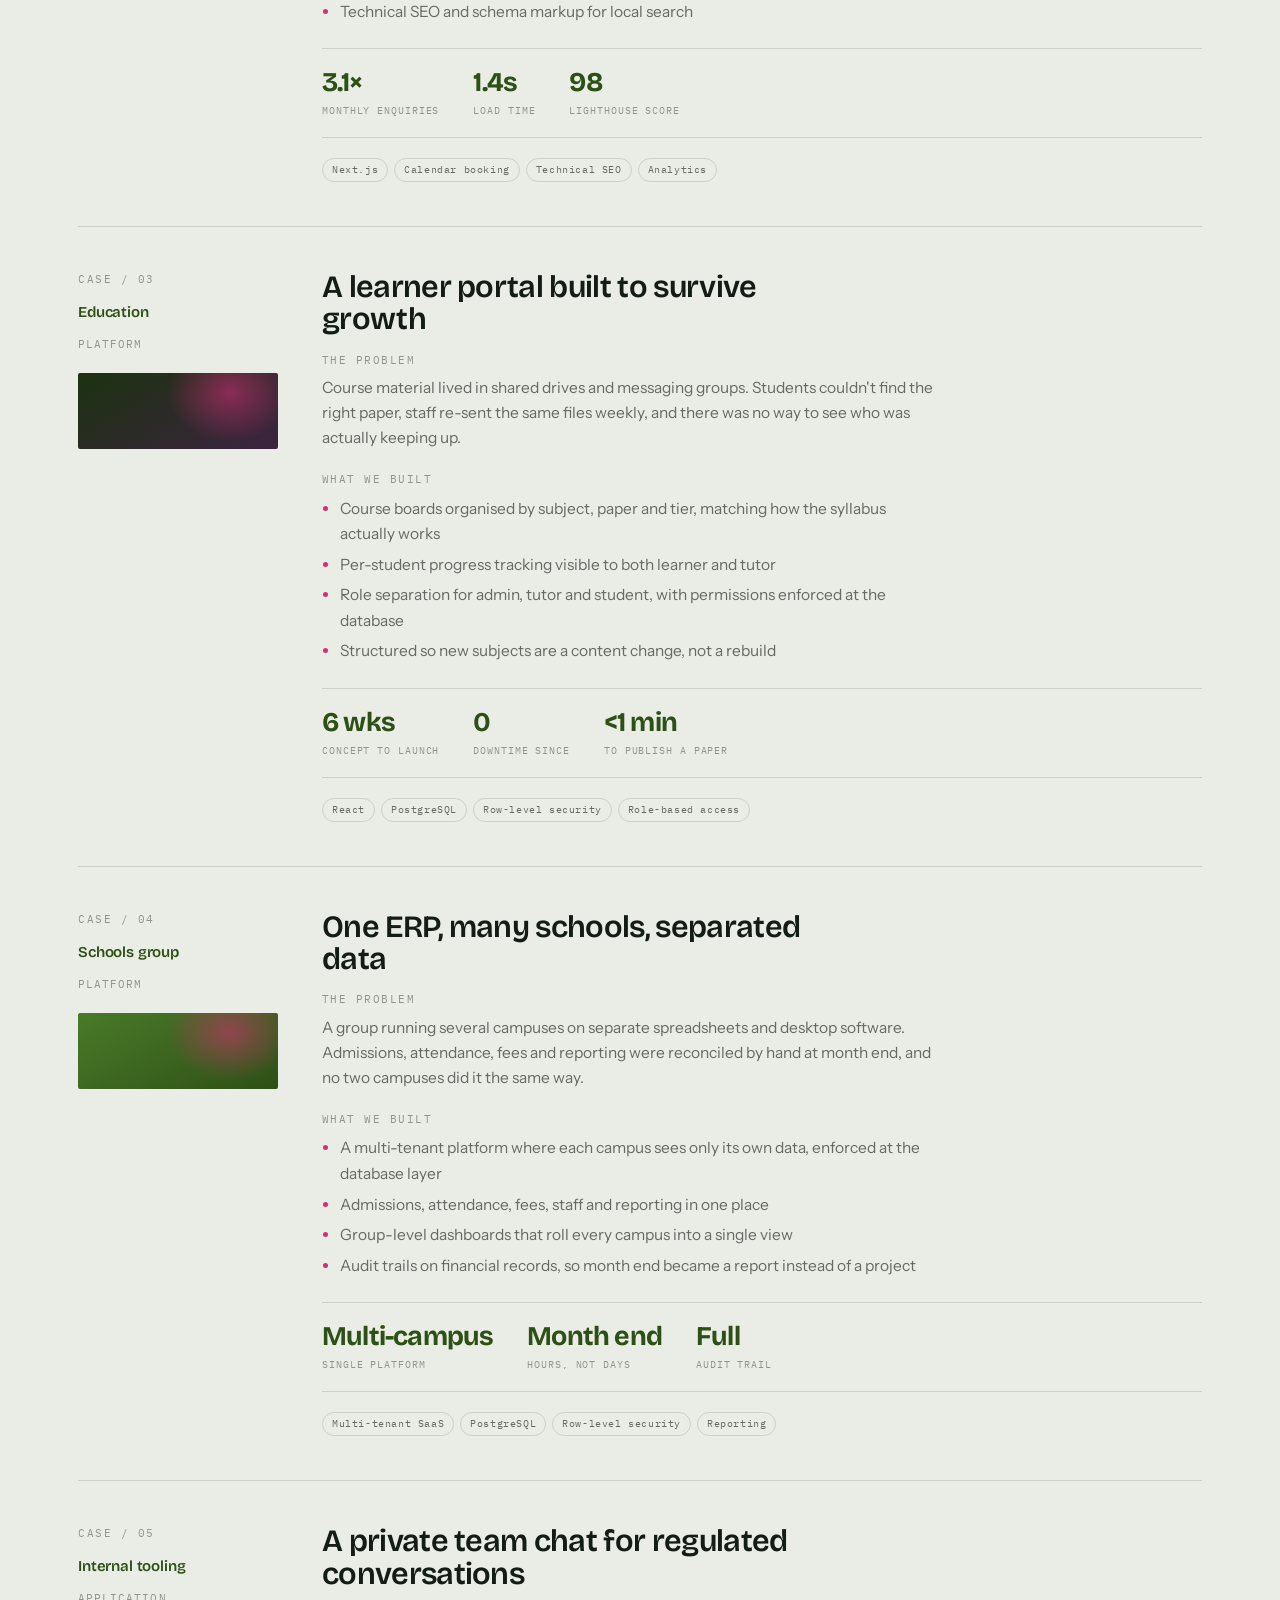
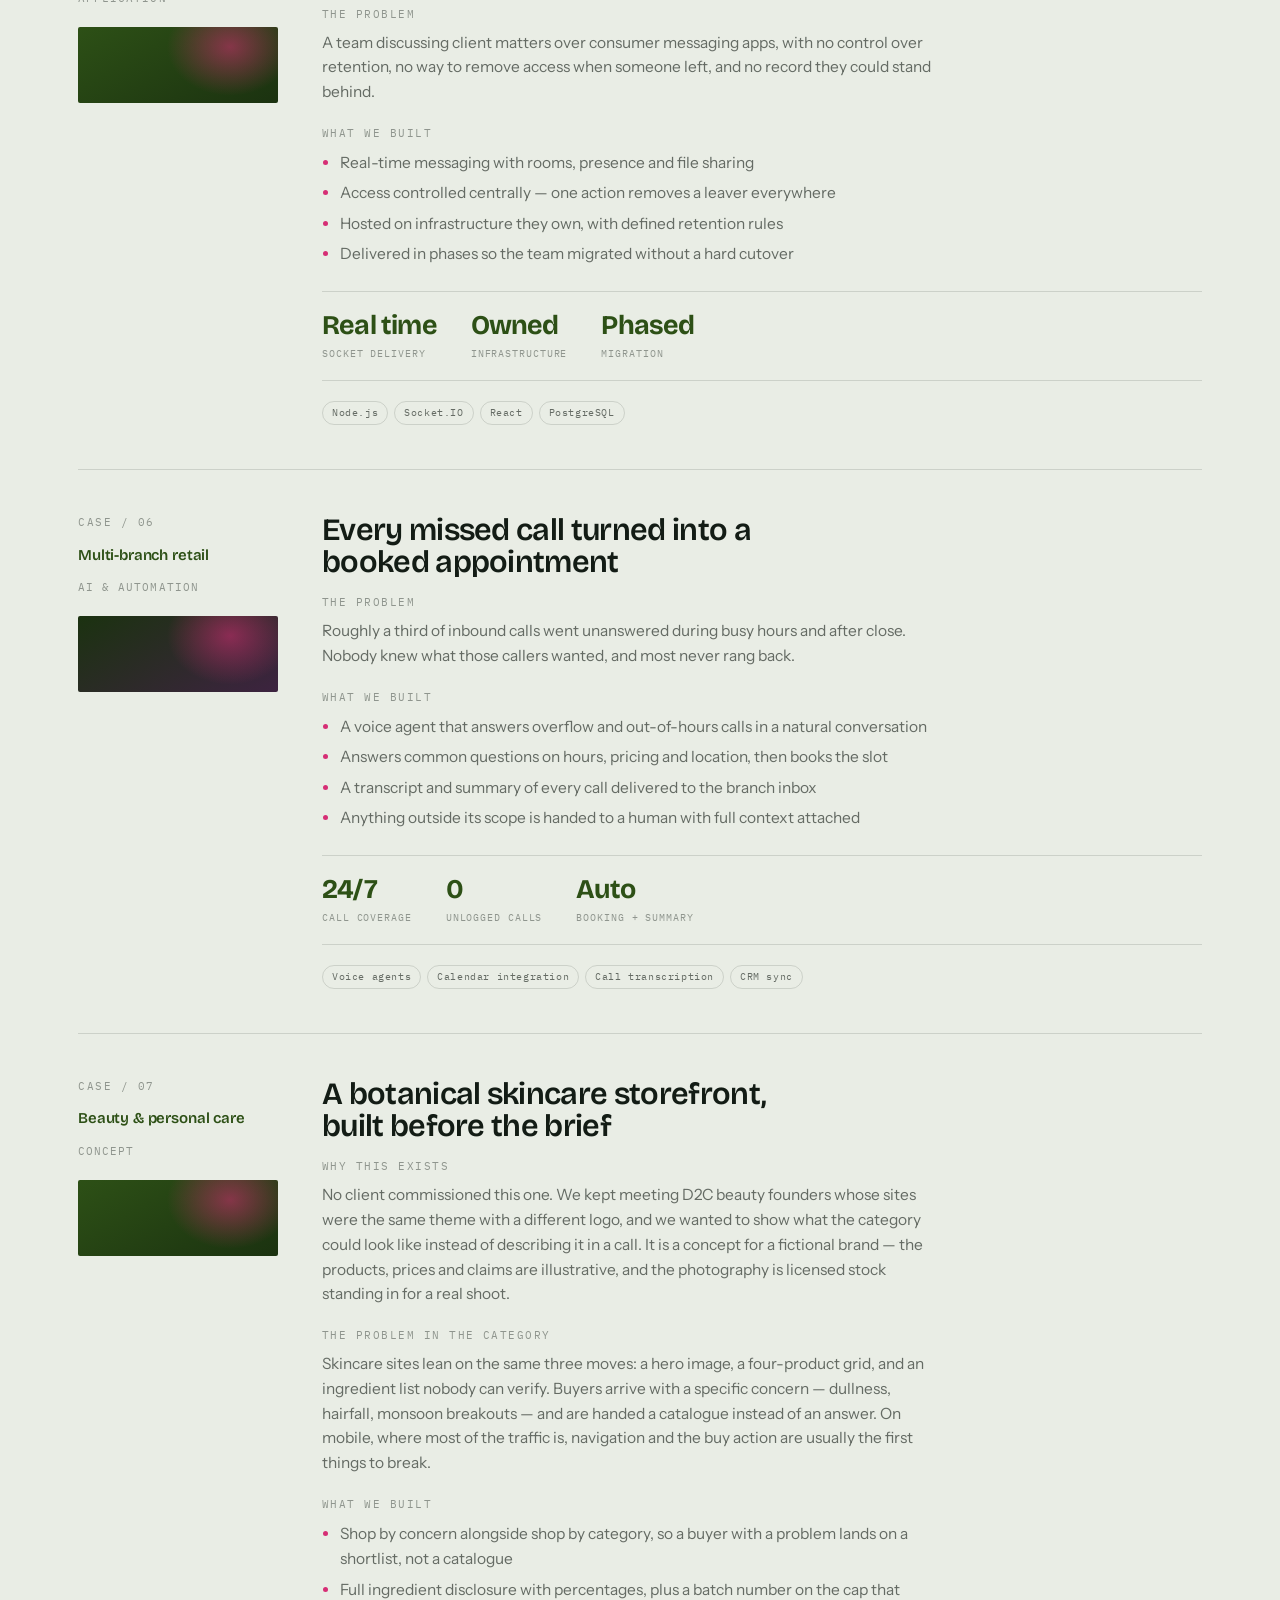
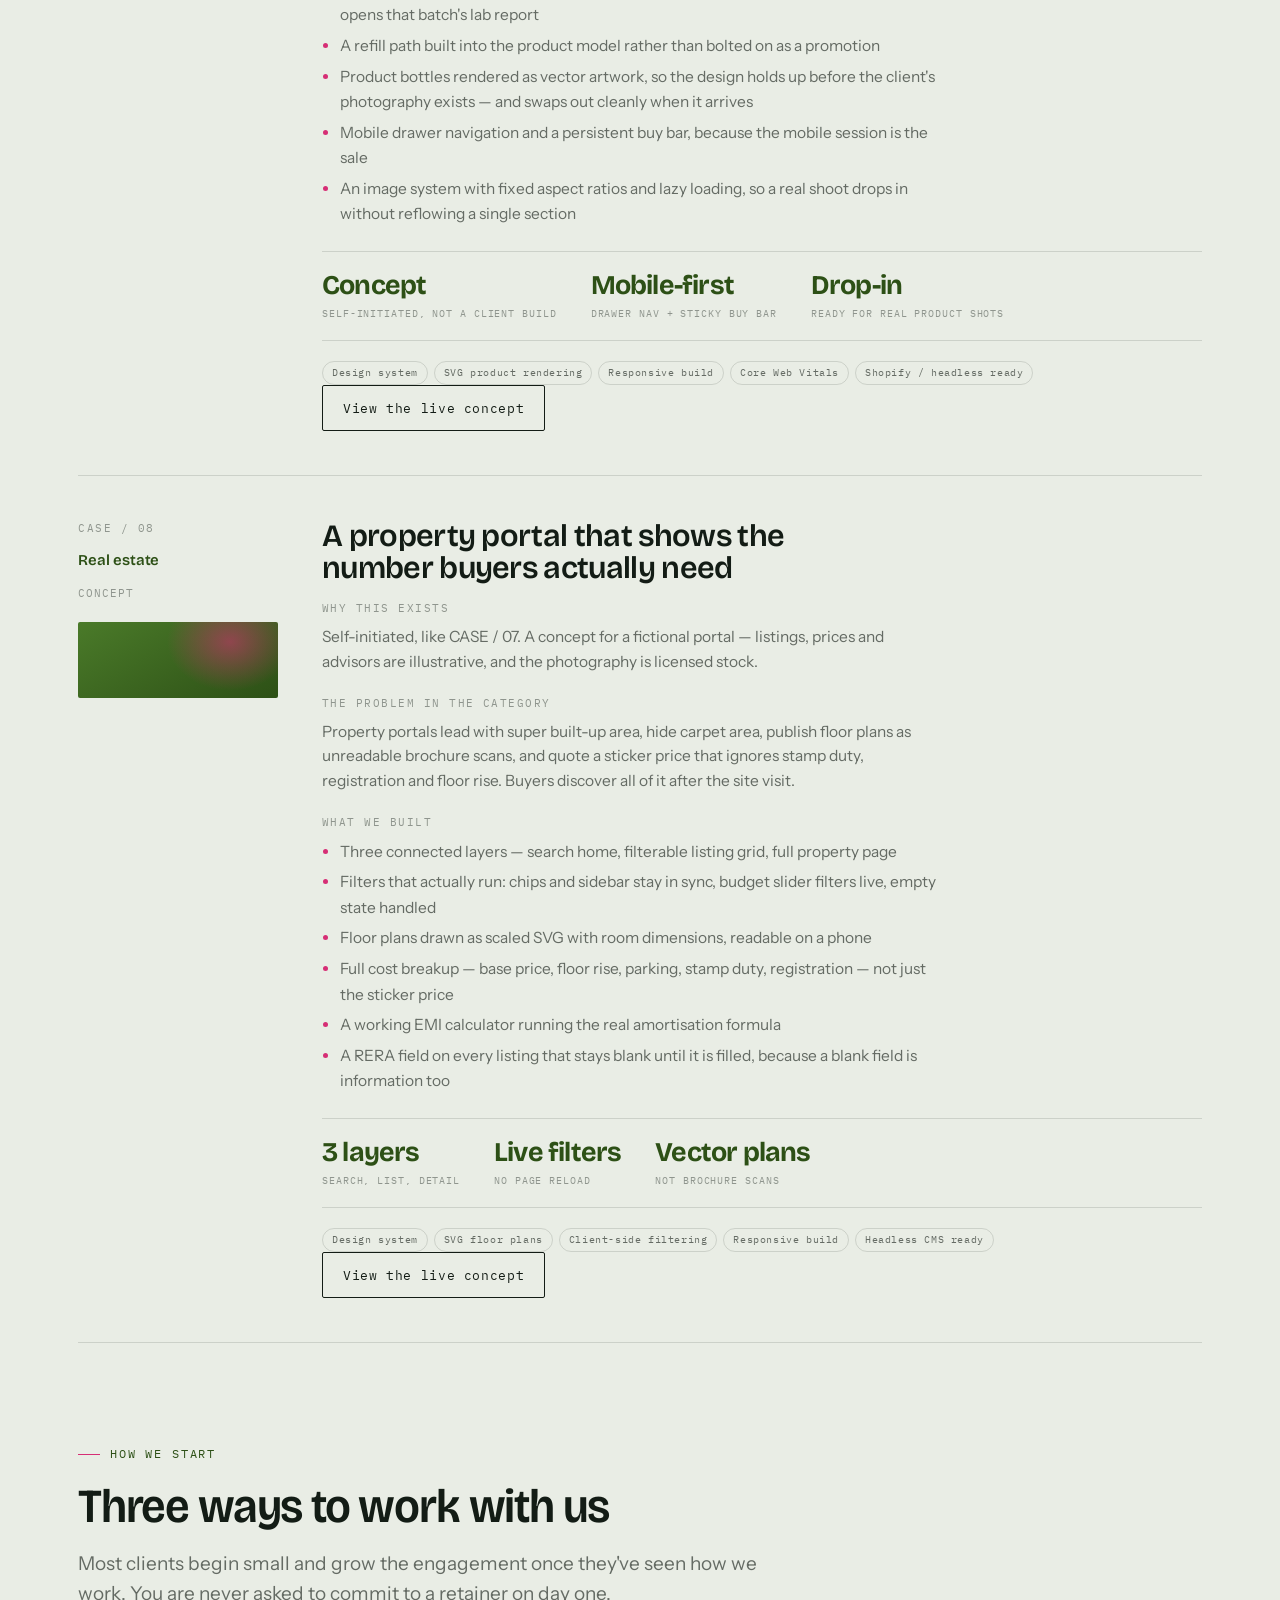
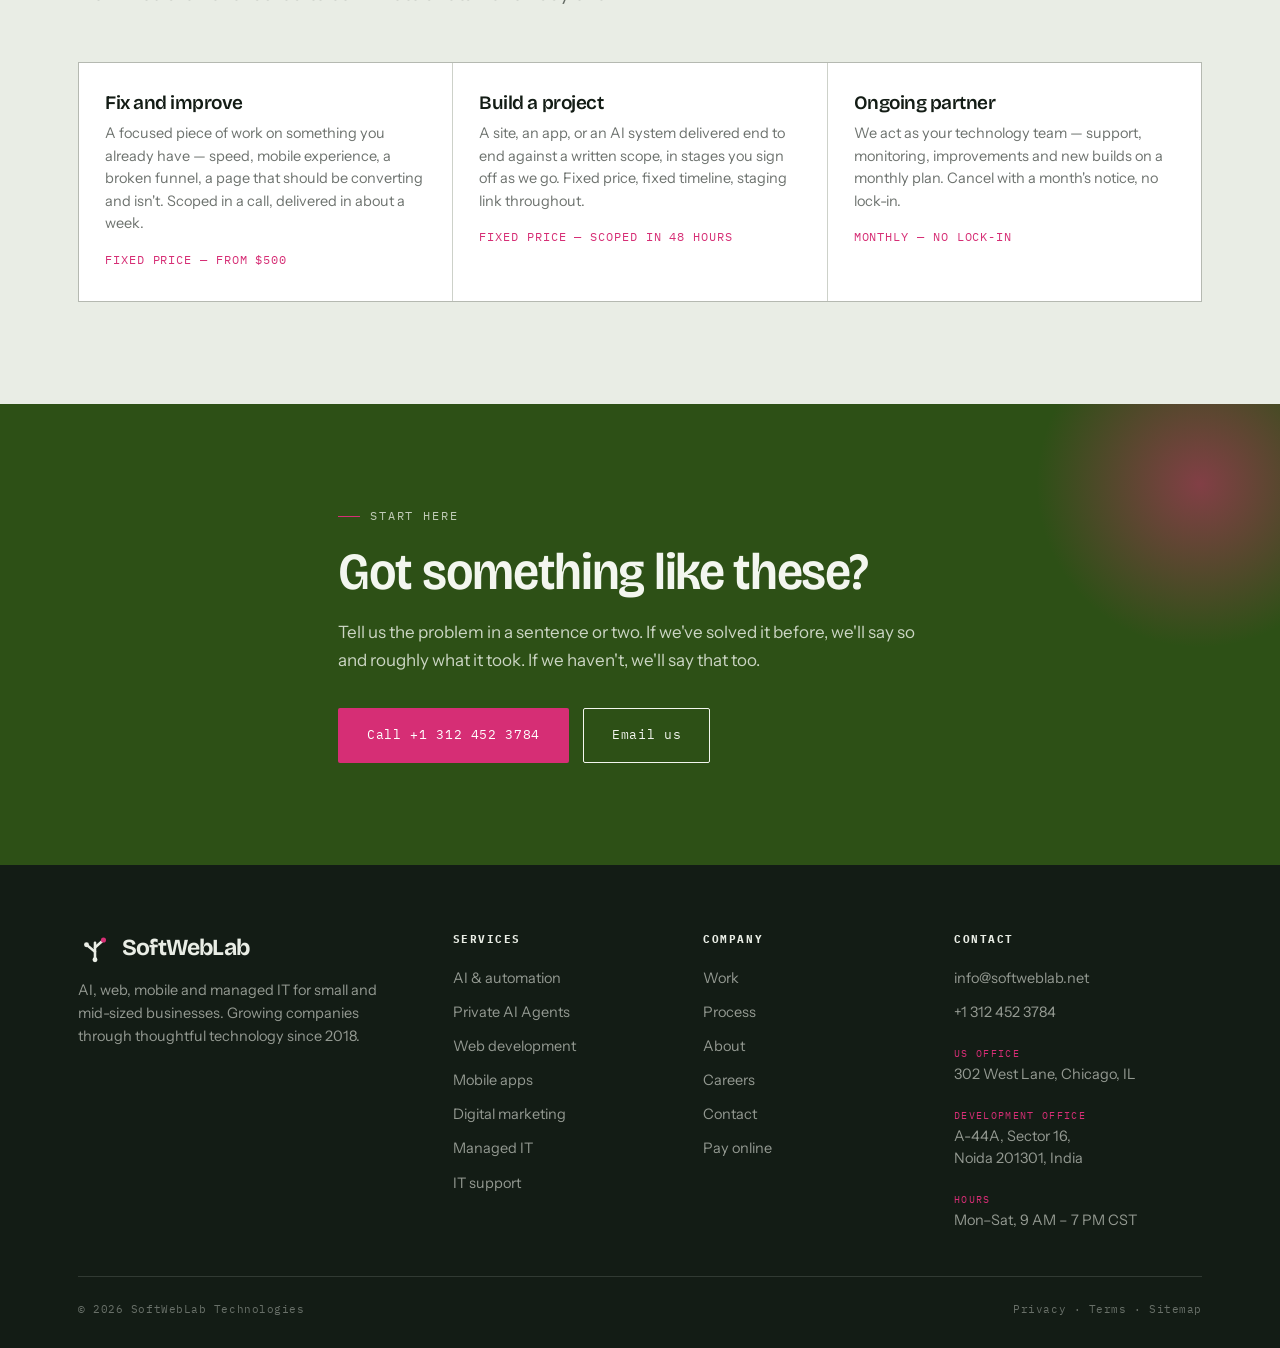
<file: work.html>
<!DOCTYPE html>
<html lang="en">
<head>
<meta charset="utf-8">
<meta name="viewport" content="width=device-width, initial-scale=1">

<!-- ✅ PRIMARY SEO TAGS -->
<title>Case studies — SoftWebLab</title>
<meta name="description" content="Client builds and self-initiated concepts from SoftWebLab: AI assistants, lead-generation websites, learner portals, school ERP, internal apps and D2C storefronts.">
<meta name="keywords" content="IT services Chicago, web development Chicago, app development, digital marketing Chicago, social media marketing, IT support small business, managed IT services, SEO services Chicago, SoftWebLab">
<meta name="author" content="SoftWebLab Technologies">
<meta name="robots" content="index, follow">
<meta name="googlebot" content="index, follow">
<link rel="canonical" href="https://www.softweblab.net/work">

<!-- ✅ OPEN GRAPH (Facebook, LinkedIn, WhatsApp previews) -->
<meta property="og:type" content="website">
<meta property="og:url" content="https://www.softweblab.net/work">
<meta property="og:title" content="Case Studies | AI, Web & App Projects – SoftWebLab">
<meta property="og:description" content="Client builds and self-initiated concepts from SoftWebLab: AI assistants, lead-generation websites, learner portals, school ERP, internal apps and D2C storefronts.">
<meta property="og:image" content="https://www.softweblab.net/og-image.jpg">
<meta property="og:site_name" content="SoftWebLab">
<meta property="og:locale" content="en_US">

<!-- ✅ TWITTER CARD -->
<meta name="twitter:card" content="summary_large_image">
<meta name="twitter:url" content="https://www.softweblab.net/work">
<meta name="twitter:title" content="Case Studies | AI, Web & App Projects – SoftWebLab">
<meta name="twitter:description" content="AI assistants, lead-generation websites, learner portals, internal apps and D2C storefronts built by SoftWebLab — with the results after launch.">
<meta name="twitter:image" content="https://www.softweblab.net/og-image.jpg">

<!-- ✅ GEO / LOCAL SEO -->
<meta name="geo.region" content="US-IL">
<meta name="geo.placename" content="Chicago, Illinois">
<meta name="geo.position" content="41.8827;-87.6233">
<meta name="ICBM" content="41.8827, -87.6233">

<meta name="theme-color" content="#2D5016">
<link rel="icon" href="favicon.svg">

<link rel="preconnect" href="https://fonts.googleapis.com">
<link rel="preconnect" href="https://fonts.gstatic.com" crossorigin>
<link href="https://fonts.googleapis.com/css2?family=Bricolage+Grotesque:opsz,wdth,wght@12..96,75..100,400..800&family=IBM+Plex+Mono:wght@400;500&family=Instrument+Sans:wght@400;500;600&display=swap" rel="stylesheet">
<link rel="stylesheet" href="softweblab.css">
</head>
<body>

<!-- ================= NAV ================= -->
<header class="nav">
  <div class="wrap nav-in">
    <a class="brand" href="index.html">
      <svg class="brand-mark" viewBox="0 0 64 64" aria-hidden="true">
        <g fill="none" stroke="currentColor" stroke-width="4.8" stroke-linecap="round" stroke-linejoin="round">
          <path d="M32 54 V22"/><path d="M32 39 L16 26"/><path d="M32 31 L48 17"/>
        </g>
        <circle cx="16" cy="26" r="4.6" fill="currentColor"/>
        <circle cx="32" cy="54" r="4.6" fill="currentColor"/>
        <circle cx="48" cy="17" r="4.8" fill="#D62E75"/>
      </svg>
      <span>SoftWebLab</span>
    </a>
    <nav class="nav-links">
      <a href="services.html">Services</a>
      <a href="index.html#ai">AI</a>
      <a href="work.html" aria-current="page">Work</a>
      <a href="about.html">About</a>
      <a href="careers.html">Careers</a>
      <a href="contact.html">Contact</a>
    </nav>
    <a class="btn btn-primary" href="contact.html">Get a free quote</a>
    <button class="nav-toggle" id="navToggle" aria-label="Open menu" aria-expanded="false">
      <span></span><span></span><span></span>
    </button>
  </div>
  <div class="nav-panel" id="navPanel">
    <a href="services.html">Services</a><a href="index.html#ai">AI</a>
    <a href="work.html">Work</a><a href="about.html">About</a>
    <a href="careers.html">Careers</a><a href="contact.html">Contact</a>
  </div>
</header>

<!-- ================= PAGE HERO ================= -->
<section class="page-hero">
  <div class="wrap">
    <div class="eyebrow fade-up" style="--rd:80ms">Case studies</div>
    <h1>
      <span class="rise"><span style="--rd:180ms">What we built,</span></span>
      <span class="rise"><span style="--rd:290ms">and what <em>changed</em></span></span>
    </h1>
    <p class="lede fade-up" style="--rd:500ms">
      Most projects below are real client builds — the problem we were handed, what we
      shipped, and the numbers afterwards. A few are concepts we started ourselves to go
      deep on a sector, and those are labelled as concepts. Either way, you can judge
      whether we've solved something close to your problem before.
    </p>
    <div class="filters fade-up" style="--rd:620ms" role="group" aria-label="Filter case studies">
      <button class="filter" data-filter="all" aria-pressed="true">All work</button>
      <button class="filter" data-filter="ai" aria-pressed="false">AI &amp; automation</button>
      <button class="filter" data-filter="web" aria-pressed="false">Websites</button>
      <button class="filter" data-filter="platform" aria-pressed="false">Platforms &amp; apps</button>
      <button class="filter" data-filter="concept" aria-pressed="false">Concept work</button>
    </div>
  </div>
</section>

<!-- ================= CASES ================= -->
<section class="sec" style="padding-top:0">
  <div class="wrap">
    <div class="cases" id="cases">

      <!-- 01 -->
      <article class="case rv" data-cat="ai">
        <div class="case-meta">
          <span class="case-idx">CASE / 01</span>
          <span class="case-sector">Professional services</span>
          <span class="case-year">AI &amp; AUTOMATION</span>
          <div class="case-swatch"></div>
        </div>
        <div class="case-body">
          <h2>An assistant that reads years of internal policy</h2>
          <div class="case-block">
            <h6>The problem</h6>
            <p>Staff were losing several minutes on every client question, digging through
              hundreds of policy PDFs to find one clause. New joiners took months to get
              confident, and answers varied depending on who you asked.</p>
          </div>
          <div class="case-block">
            <h6>What we built</h6>
            <ul>
              <li>A private assistant trained on the full document archive, with no data leaving their tenancy</li>
              <li>Every answer returns the source document and clause, so nothing is taken on trust</li>
              <li>Slack and browser access, so it sits where the team already works</li>
              <li>An admin view showing what people ask most — which fed their next FAQ update</li>
            </ul>
          </div>
          <div class="case-results">
            <div><b>9 hrs</b><span>Saved per week</span></div>
            <div><b>&lt;3s</b><span>Average answer</span></div>
            <div><b>100%</b><span>Answers cited</span></div>
          </div>
          <div class="case-stack">
            <span class="tag">Retrieval-augmented generation</span><span class="tag">Vector search</span>
            <span class="tag">Slack integration</span><span class="tag">Role-based access</span>
          </div>
        </div>
      </article>

      <!-- 02 -->
      <article class="case rv" data-cat="web">
        <div class="case-meta">
          <span class="case-idx">CASE / 02</span>
          <span class="case-sector">Insurance advisory</span>
          <span class="case-year">WEBSITE</span>
          <div class="case-swatch"></div>
        </div>
        <div class="case-body">
          <h2>From brochure site to a booking engine</h2>
          <div class="case-block">
            <h6>The problem</h6>
            <p>A licensed advisory firm with a site that described the business but never
              asked for anything. Enquiries arrived by phone only, nothing was tracked, and
              the mobile experience pushed people away before they reached the contact page.</p>
          </div>
          <div class="case-block">
            <h6>What we built</h6>
            <ul>
              <li>A dedicated page per product line — personal cover, corporate cover, employee benefits</li>
              <li>A book-a-meeting flow wired straight into their calendar</li>
              <li>Event tracking on every form and call button, so lead sources are finally visible</li>
              <li>Technical SEO and schema markup for local search</li>
            </ul>
          </div>
          <div class="case-results">
            <div><b>3.1×</b><span>Monthly enquiries</span></div>
            <div><b>1.4s</b><span>Load time</span></div>
            <div><b>98</b><span>Lighthouse score</span></div>
          </div>
          <div class="case-stack">
            <span class="tag">Next.js</span><span class="tag">Calendar booking</span>
            <span class="tag">Technical SEO</span><span class="tag">Analytics</span>
          </div>
        </div>
      </article>

      <!-- 03 -->
      <article class="case rv" data-cat="platform">
        <div class="case-meta">
          <span class="case-idx">CASE / 03</span>
          <span class="case-sector">Education</span>
          <span class="case-year">PLATFORM</span>
          <div class="case-swatch"></div>
        </div>
        <div class="case-body">
          <h2>A learner portal built to survive growth</h2>
          <div class="case-block">
            <h6>The problem</h6>
            <p>Course material lived in shared drives and messaging groups. Students couldn't
              find the right paper, staff re-sent the same files weekly, and there was no way
              to see who was actually keeping up.</p>
          </div>
          <div class="case-block">
            <h6>What we built</h6>
            <ul>
              <li>Course boards organised by subject, paper and tier, matching how the syllabus actually works</li>
              <li>Per-student progress tracking visible to both learner and tutor</li>
              <li>Role separation for admin, tutor and student, with permissions enforced at the database</li>
              <li>Structured so new subjects are a content change, not a rebuild</li>
            </ul>
          </div>
          <div class="case-results">
            <div><b>6 wks</b><span>Concept to launch</span></div>
            <div><b>0</b><span>Downtime since</span></div>
            <div><b>&lt;1 min</b><span>To publish a paper</span></div>
          </div>
          <div class="case-stack">
            <span class="tag">React</span><span class="tag">PostgreSQL</span>
            <span class="tag">Row-level security</span><span class="tag">Role-based access</span>
          </div>
        </div>
      </article>

      <!-- 04 -->
      <article class="case rv" data-cat="platform">
        <div class="case-meta">
          <span class="case-idx">CASE / 04</span>
          <span class="case-sector">Schools group</span>
          <span class="case-year">PLATFORM</span>
          <div class="case-swatch"></div>
        </div>
        <div class="case-body">
          <h2>One ERP, many schools, separated data</h2>
          <div class="case-block">
            <h6>The problem</h6>
            <p>A group running several campuses on separate spreadsheets and desktop software.
              Admissions, attendance, fees and reporting were reconciled by hand at month end,
              and no two campuses did it the same way.</p>
          </div>
          <div class="case-block">
            <h6>What we built</h6>
            <ul>
              <li>A multi-tenant platform where each campus sees only its own data, enforced at the database layer</li>
              <li>Admissions, attendance, fees, staff and reporting in one place</li>
              <li>Group-level dashboards that roll every campus into a single view</li>
              <li>Audit trails on financial records, so month end became a report instead of a project</li>
            </ul>
          </div>
          <div class="case-results">
            <div><b>Multi-campus</b><span>Single platform</span></div>
            <div><b>Month end</b><span>Hours, not days</span></div>
            <div><b>Full</b><span>Audit trail</span></div>
          </div>
          <div class="case-stack">
            <span class="tag">Multi-tenant SaaS</span><span class="tag">PostgreSQL</span>
            <span class="tag">Row-level security</span><span class="tag">Reporting</span>
          </div>
        </div>
      </article>

      <!-- 05 -->
      <article class="case rv" data-cat="platform">
        <div class="case-meta">
          <span class="case-idx">CASE / 05</span>
          <span class="case-sector">Internal tooling</span>
          <span class="case-year">APPLICATION</span>
          <div class="case-swatch"></div>
        </div>
        <div class="case-body">
          <h2>A private team chat for regulated conversations</h2>
          <div class="case-block">
            <h6>The problem</h6>
            <p>A team discussing client matters over consumer messaging apps, with no control
              over retention, no way to remove access when someone left, and no record they
              could stand behind.</p>
          </div>
          <div class="case-block">
            <h6>What we built</h6>
            <ul>
              <li>Real-time messaging with rooms, presence and file sharing</li>
              <li>Access controlled centrally — one action removes a leaver everywhere</li>
              <li>Hosted on infrastructure they own, with defined retention rules</li>
              <li>Delivered in phases so the team migrated without a hard cutover</li>
            </ul>
          </div>
          <div class="case-results">
            <div><b>Real time</b><span>Socket delivery</span></div>
            <div><b>Owned</b><span>Infrastructure</span></div>
            <div><b>Phased</b><span>Migration</span></div>
          </div>
          <div class="case-stack">
            <span class="tag">Node.js</span><span class="tag">Socket.IO</span>
            <span class="tag">React</span><span class="tag">PostgreSQL</span>
          </div>
        </div>
      </article>

      <!-- 06 -->
      <article class="case rv" data-cat="ai">
        <div class="case-meta">
          <span class="case-idx">CASE / 06</span>
          <span class="case-sector">Multi-branch retail</span>
          <span class="case-year">AI &amp; AUTOMATION</span>
          <div class="case-swatch"></div>
        </div>
        <div class="case-body">
          <h2>Every missed call turned into a booked appointment</h2>
          <div class="case-block">
            <h6>The problem</h6>
            <p>Roughly a third of inbound calls went unanswered during busy hours and after
              close. Nobody knew what those callers wanted, and most never rang back.</p>
          </div>
          <div class="case-block">
            <h6>What we built</h6>
            <ul>
              <li>A voice agent that answers overflow and out-of-hours calls in a natural conversation</li>
              <li>Answers common questions on hours, pricing and location, then books the slot</li>
              <li>A transcript and summary of every call delivered to the branch inbox</li>
              <li>Anything outside its scope is handed to a human with full context attached</li>
            </ul>
          </div>
          <div class="case-results">
            <div><b>24/7</b><span>Call coverage</span></div>
            <div><b>0</b><span>Unlogged calls</span></div>
            <div><b>Auto</b><span>Booking + summary</span></div>
          </div>
          <div class="case-stack">
            <span class="tag">Voice agents</span><span class="tag">Calendar integration</span>
            <span class="tag">Call transcription</span><span class="tag">CRM sync</span>
          </div>
        </div>
      </article>

      <!-- 07 -->
      <article class="case rv" data-cat="concept">
        <div class="case-meta">
          <span class="case-idx">CASE / 07</span>
          <span class="case-sector">Beauty &amp; personal care</span>
          <span class="case-year">CONCEPT</span>
          <div class="case-swatch"></div>
        </div>
        <div class="case-body">
          <h2>A botanical skincare storefront, built before the brief</h2>
          <div class="case-block">
            <h6>Why this exists</h6>
            <p>No client commissioned this one. We kept meeting D2C beauty founders whose sites
              were the same theme with a different logo, and we wanted to show what the category
              could look like instead of describing it in a call. It is a concept for a fictional
              brand — the products, prices and claims are illustrative, and the photography is
              licensed stock standing in for a real shoot.</p>
          </div>
          <div class="case-block">
            <h6>The problem in the category</h6>
            <p>Skincare sites lean on the same three moves: a hero image, a four-product grid,
              and an ingredient list nobody can verify. Buyers arrive with a specific concern —
              dullness, hairfall, monsoon breakouts — and are handed a catalogue instead of an
              answer. On mobile, where most of the traffic is, navigation and the buy action are
              usually the first things to break.</p>
          </div>
          <div class="case-block">
            <h6>What we built</h6>
            <ul>
              <li>Shop by concern alongside shop by category, so a buyer with a problem lands on a shortlist, not a catalogue</li>
              <li>Full ingredient disclosure with percentages, plus a batch number on the cap that opens that batch's lab report</li>
              <li>A refill path built into the product model rather than bolted on as a promotion</li>
              <li>Product bottles rendered as vector artwork, so the design holds up before the client's photography exists — and swaps out cleanly when it arrives</li>
              <li>Mobile drawer navigation and a persistent buy bar, because the mobile session is the sale</li>
              <li>An image system with fixed aspect ratios and lazy loading, so a real shoot drops in without reflowing a single section</li>
            </ul>
          </div>
          <div class="case-results">
            <div><b>Concept</b><span>Self-initiated, not a client build</span></div>
            <div><b>Mobile-first</b><span>Drawer nav + sticky buy bar</span></div>
            <div><b>Drop-in</b><span>Ready for real product shots</span></div>
          </div>
          <div class="case-stack">
            <span class="tag">Design system</span><span class="tag">SVG product rendering</span>
            <span class="tag">Responsive build</span><span class="tag">Core Web Vitals</span>
            <span class="tag">Shopify / headless ready</span>
          </div>
          <a class="btn btn-ghost" href="/savera" rel="noopener">View the live concept</a>
        </div>
      </article>

      <!-- 08 -->
      <article class="case rv" data-cat="concept">
        <div class="case-meta">
          <span class="case-idx">CASE / 08</span>
          <span class="case-sector">Real estate</span>
          <span class="case-year">CONCEPT</span>
          <div class="case-swatch"></div>
        </div>
        <div class="case-body">
          <h2>A property portal that shows the number buyers actually need</h2>
          <div class="case-block">
            <h6>Why this exists</h6>
            <p>Self-initiated, like CASE / 07. A concept for a fictional portal —
              listings, prices and advisors are illustrative, and the photography
              is licensed stock.</p>
          </div>
          <div class="case-block">
            <h6>The problem in the category</h6>
            <p>Property portals lead with super built-up area, hide carpet area,
              publish floor plans as unreadable brochure scans, and quote a sticker
              price that ignores stamp duty, registration and floor rise. Buyers
              discover all of it after the site visit.</p>
          </div>
          <div class="case-block">
            <h6>What we built</h6>
            <ul>
              <li>Three connected layers — search home, filterable listing grid, full property page</li>
              <li>Filters that actually run: chips and sidebar stay in sync, budget slider filters live, empty state handled</li>
              <li>Floor plans drawn as scaled SVG with room dimensions, readable on a phone</li>
              <li>Full cost breakup — base price, floor rise, parking, stamp duty, registration — not just the sticker price</li>
              <li>A working EMI calculator running the real amortisation formula</li>
              <li>A RERA field on every listing that stays blank until it is filled, because a blank field is information too</li>
            </ul>
          </div>
          <div class="case-results">
            <div><b>3 layers</b><span>Search, list, detail</span></div>
            <div><b>Live filters</b><span>No page reload</span></div>
            <div><b>Vector plans</b><span>Not brochure scans</span></div>
          </div>
          <div class="case-stack">
            <span class="tag">Design system</span><span class="tag">SVG floor plans</span>
            <span class="tag">Client-side filtering</span><span class="tag">Responsive build</span>
            <span class="tag">Headless CMS ready</span>
          </div>
          <a class="btn btn-ghost" href="/estate" rel="noopener">View the live concept</a>
        </div>
      </article>

    </div>
    <p class="empty-note" id="emptyNote" hidden>No projects in this category yet.</p>
  </div>
</section>

<!-- ================= ENGAGEMENT ================= -->
<section class="sec" style="padding-top:0">
  <div class="wrap">
    <div class="sec-head rv">
      <div class="eyebrow">How we start</div>
      <h2>Three ways to work with us</h2>
      <p class="lede">Most clients begin small and grow the engagement once they've seen how
        we work. You are never asked to commit to a retainer on day one.</p>
    </div>
    <div class="eng">
      <div class="eng-card rv" style="--d:0ms">
        <h4>Fix and improve</h4>
        <p>A focused piece of work on something you already have — speed, mobile experience,
          a broken funnel, a page that should be converting and isn't. Scoped in a call,
          delivered in about a week.</p>
        <span class="eng-price">FIXED PRICE — FROM $500</span>
      </div>
      <div class="eng-card rv" style="--d:70ms">
        <h4>Build a project</h4>
        <p>A site, an app, or an AI system delivered end to end against a written scope,
          in stages you sign off as we go. Fixed price, fixed timeline, staging link
          throughout.</p>
        <span class="eng-price">FIXED PRICE — SCOPED IN 48 HOURS</span>
      </div>
      <div class="eng-card rv" style="--d:140ms">
        <h4>Ongoing partner</h4>
        <p>We act as your technology team — support, monitoring, improvements and new builds
          on a monthly plan. Cancel with a month's notice, no lock-in.</p>
        <span class="eng-price">MONTHLY — NO LOCK-IN</span>
      </div>
    </div>
  </div>
</section>

<!-- ================= CTA ================= -->
<section class="sec cta" id="contact">
  <div class="wrap cta-in">
    <div class="eyebrow rv">Start here</div>
    <h2 class="rv" style="--d:60ms">Got something like these?</h2>
    <p class="rv" style="--d:120ms">Tell us the problem in a sentence or two. If we've solved
      it before, we'll say so and roughly what it took. If we haven't, we'll say that too.</p>
    <div class="hero-cta rv" style="--d:180ms">
      <a class="btn btn-primary btn-lg" href="tel:+13124523784">Call +1 312 452 3784</a>
      <a class="btn btn-ghost btn-lg" href="mailto:info@softweblab.net">Email us</a>
    </div>
  </div>
</section>

<!-- ================= FOOTER ================= -->
<footer class="foot">
  <div class="wrap">
    <div class="foot-grid">
      <div>
        <div class="foot-brand">
          <svg class="brand-mark" viewBox="0 0 64 64" aria-hidden="true">
            <g fill="none" stroke="currentColor" stroke-width="4.8" stroke-linecap="round" stroke-linejoin="round">
              <path d="M32 54 V22"/><path d="M32 39 L16 26"/><path d="M32 31 L48 17"/>
            </g>
            <circle cx="16" cy="26" r="4.6" fill="currentColor"/>
            <circle cx="32" cy="54" r="4.6" fill="currentColor"/>
            <circle cx="48" cy="17" r="4.8" fill="#D62E75"/>
          </svg>
          <span>SoftWebLab</span>
        </div>
        <p>AI, web, mobile and managed IT for small and mid-sized businesses. Growing
          companies through thoughtful technology since 2018.</p>
      </div>
      <div><h5>Services</h5><ul>
        <li><a href="index.html#ai">AI &amp; automation</a></li><li><a href="services.html#private-agents">Private AI Agents</a></li>
        <li><a href="services.html">Web development</a></li><li><a href="services.html">Mobile apps</a></li>
        <li><a href="services.html">Digital marketing</a></li><li><a href="services.html">Managed IT</a></li>
        <li><a href="services.html">IT support</a></li></ul></div>
      <div><h5>Company</h5><ul>
        <li><a href="work.html">Work</a></li><li><a href="index.html#process">Process</a></li>
        <li><a href="about.html">About</a></li><li><a href="careers.html">Careers</a></li>
        <li><a href="contact.html">Contact</a></li>
        <li><a href="shop.html">Pay online</a></li></ul></div>
      <div><h5>Contact</h5><ul>
        <li><a href="mailto:info@softweblab.net">info@softweblab.net</a></li>
        <li><a href="tel:+13124523784">+1 312 452 3784</a></li>
        <li class="foot-office"><b>US office</b>302 West Lane, Chicago, IL</li>
        <li class="foot-office"><b>Development office</b>A-44A, Sector 16,<br>Noida 201301, India</li>
        <li class="foot-office"><b>Hours</b>Mon–Sat, 9 AM – 7 PM CST</li>
      </ul></div>
    </div>
    <div class="foot-bottom">
      <span>© 2026 SoftWebLab Technologies</span>
      <span>Privacy · Terms · Sitemap</span>
    </div>
  </div>
</footer>

<script>
// scroll reveals
var io = new IntersectionObserver(function(entries){
  entries.forEach(function(e){
    if(e.isIntersecting){ e.target.classList.add('in'); io.unobserve(e.target); }
  });
},{threshold:.08,rootMargin:'0px 0px -6% 0px'});
document.querySelectorAll('.rv').forEach(function(el){ io.observe(el); });

// case filtering
var filters = document.querySelectorAll('.filter');
var cases = document.querySelectorAll('.case');
var empty = document.getElementById('emptyNote');
filters.forEach(function(btn){
  btn.addEventListener('click', function(){
    var cat = btn.dataset.filter, shown = 0;
    filters.forEach(function(b){ b.setAttribute('aria-pressed', b === btn); });
    cases.forEach(function(c){
      var match = (cat === 'all' || c.dataset.cat === cat);
      c.hidden = !match;
      if(match){ shown++; c.classList.add('in'); }
    });
    empty.hidden = shown > 0;
  });
});

// mobile menu
var t = document.getElementById('navToggle'), pnl = document.getElementById('navPanel');
t.addEventListener('click', function(){
  var open = pnl.classList.toggle('open');
  t.setAttribute('aria-expanded', open);
});
pnl.addEventListener('click', function(e){
  if(e.target.tagName === 'A') pnl.classList.remove('open');
});
</script>
</body>
</html>
</file>
<file: softweblab.css>
/* ============ TOKENS ============ */
:root{
  --paper:#E9EDE5;
  --paper-2:#F3F6EF;
  --card:#FFFFFF;
  --ink:#131C15;
  --ink-60:rgba(19,28,21,.62);
  --ink-40:rgba(19,28,21,.42);
  --moss:#2D5016;
  --moss-2:#4A7A29;
  --grow:#D62E75;
  --haze:#C3CDBA;
  --rule:rgba(19,28,21,.13);

  --display:"Bricolage Grotesque",system-ui,sans-serif;
  --body:"Instrument Sans",system-ui,sans-serif;
  --mono:"IBM Plex Mono",ui-monospace,monospace;

  --wrap:1180px;
  --ease:cubic-bezier(.22,.68,.28,1);
}

*,*::before,*::after{box-sizing:border-box}
html{-webkit-text-size-adjust:100%;scroll-behavior:smooth}
body{
  margin:0;background:var(--paper);color:var(--ink);
  font-family:var(--body);font-size:17px;line-height:1.6;
  -webkit-font-smoothing:antialiased;overflow-x:hidden;
}
img,svg{display:block;max-width:100%}
a{color:inherit;text-decoration:none}
h1,h2,h3,h4{font-family:var(--display);font-weight:600;margin:0;line-height:1.04;letter-spacing:-.025em}
p{margin:0}
:focus-visible{outline:2px solid var(--grow);outline-offset:3px;border-radius:2px}

.wrap{width:100%;max-width:var(--wrap);margin-inline:auto;padding-inline:28px}

.eyebrow{
  font-family:var(--mono);font-size:11.5px;letter-spacing:.16em;
  text-transform:uppercase;color:var(--moss);display:flex;align-items:center;gap:10px;
}
.eyebrow::before{content:"";width:22px;height:1px;background:var(--grow);flex:none}

.lede{font-size:clamp(17px,1.7vw,19px);color:var(--ink-60);max-width:56ch}

/* ============ REVEAL ============ */
.rv{opacity:0;transform:translateY(20px);
    transition:opacity .8s var(--ease),transform .8s var(--ease);
    transition-delay:var(--d,0ms)}
.rv.in{opacity:1;transform:none}

/* ============ NAV ============ */
.nav{position:sticky;top:0;z-index:60;background:rgba(233,237,229,.82);
     backdrop-filter:blur(14px);border-bottom:1px solid var(--rule)}
.nav-in{display:flex;align-items:center;gap:28px;height:70px}
.brand{display:flex;align-items:center;gap:10px;font-family:var(--display);
       font-weight:700;font-size:19px;letter-spacing:-.03em;margin-right:auto}
.brand-mark{height:34px;width:auto;flex:none;display:block}
.nav-links{display:flex;gap:26px;font-family:var(--mono);font-size:12.5px;
           letter-spacing:.04em;color:var(--ink-60)}
.nav-links a{position:relative;padding-block:4px}
.nav-links a::after{content:"";position:absolute;left:0;bottom:0;height:1px;width:0;
                    background:var(--grow);transition:width .35s var(--ease)}
.nav-links a:hover{color:var(--ink)}
.nav-links a:hover::after{width:100%}

.btn{display:inline-flex;align-items:center;gap:9px;font-family:var(--mono);
     font-size:12.5px;letter-spacing:.05em;padding:12px 20px;border-radius:2px;
     border:1px solid transparent;cursor:pointer;transition:.32s var(--ease);white-space:nowrap}
.btn-primary{background:var(--grow);color:#fff}
.btn-primary:hover{background:var(--ink);transform:translateY(-2px)}
.btn-ghost{border-color:var(--ink);color:var(--ink)}
.btn-ghost:hover{background:var(--ink);color:var(--paper);transform:translateY(-2px)}
.btn-lg{padding:16px 28px;font-size:13px}

.nav-toggle{display:none;background:none;border:1px solid var(--rule);
            border-radius:2px;padding:9px 11px;cursor:pointer}
.nav-toggle span{display:block;width:17px;height:1.5px;background:var(--ink);margin:3.5px 0}
.nav-panel{display:none;border-top:1px solid var(--rule);padding:16px 28px 22px}
.nav-panel.open{display:block}
.nav-panel a{display:block;font-family:var(--mono);font-size:14px;padding:11px 0;
             border-bottom:1px solid var(--rule)}

/* ============ HERO ============ */
.hero{padding:clamp(52px,7vw,90px) 0 clamp(56px,7vw,84px);position:relative;overflow:hidden}
.hero-grid{display:grid;grid-template-columns:1.05fr .95fr;gap:56px;align-items:center}
.hero h1{
  font-size:clamp(40px,5.4vw,70px);font-weight:600;
  font-variation-settings:"wdth" 92;margin:22px 0 24px;max-width:14ch;
}
.hero h1 em{font-style:normal;color:var(--moss);position:relative}
.hero h1 em::after{content:"";position:absolute;left:0;right:0;bottom:.1em;height:.09em;
                   background:var(--grow);opacity:.32}
.hero-cta{display:flex;gap:14px;margin-top:34px;flex-wrap:wrap}
.hero-note{font-family:var(--mono);font-size:11.5px;color:var(--ink-40);
           margin-top:22px;letter-spacing:.03em}

/* headline line-rise */
.rise{display:block;overflow:hidden}
.rise > span{display:block;transform:translateY(105%);
             animation:rise .95s var(--ease) forwards;animation-delay:var(--rd,0ms)}
@keyframes rise{to{transform:translateY(0)}}

.fade-up{opacity:0;animation:fadeUp .8s var(--ease) forwards;animation-delay:var(--rd,0ms)}
@keyframes fadeUp{to{opacity:1;transform:none}}
.fade-up{transform:translateY(14px)}

/* ============ HERO DIAGRAM ============ */
.diagram{width:100%;height:auto}
.dg-path{fill:none;stroke:var(--moss);stroke-width:1.6;stroke-linecap:round;
         stroke-dasharray:1;stroke-dashoffset:1;
         animation:draw 1.5s var(--ease) forwards;animation-delay:var(--dd,0ms)}
.dg-root{stroke:var(--haze);stroke-width:1.3}
@keyframes draw{to{stroke-dashoffset:0}}
.dg-node{opacity:0;animation:pop .5s var(--ease) forwards;animation-delay:var(--nd,0ms)}
@keyframes pop{from{opacity:0;transform:scale(.4)}to{opacity:1;transform:scale(1)}}
.dg-node circle{transform-box:fill-box;transform-origin:center}
.dg-label{font-family:var(--mono);font-size:11.5px;fill:var(--ink);letter-spacing:.02em}
.dg-label-sm{font-family:var(--mono);font-size:10px;fill:var(--ink-40);letter-spacing:.06em}
.dg-ai-label{font-family:var(--mono);font-size:13px;fill:var(--ink);font-weight:500;letter-spacing:.01em}
.dg-ground{stroke:var(--haze);stroke-width:1;stroke-dasharray:3 5}
.dg-glow{animation:breathe 4.5s ease-in-out infinite}
@keyframes breathe{0%,100%{opacity:.16;r:20}50%{opacity:.34;r:26}}

/* ============ MARQUEE ============ */
.marquee{border-block:1px solid var(--rule);padding:17px 0;overflow:hidden;background:var(--paper-2)}
.marquee-track{display:flex;gap:44px;width:max-content;animation:slide 34s linear infinite}
.marquee:hover .marquee-track{animation-play-state:paused}
@keyframes slide{to{transform:translateX(-50%)}}
.mq-item{font-family:var(--mono);font-size:12px;letter-spacing:.1em;
         text-transform:uppercase;color:var(--ink-40);display:flex;align-items:center;gap:44px}
.mq-item::after{content:"";width:4px;height:4px;border-radius:50%;background:var(--grow);opacity:.5}

/* ============ SECTION SHELL ============ */
.sec{padding:clamp(70px,8vw,116px) 0}
.sec-head{max-width:62ch;margin-bottom:52px}
.sec-head h2{font-size:clamp(31px,3.7vw,48px);margin:18px 0 18px;font-variation-settings:"wdth" 94}

/* ============ SERVICES / SPECIMENS ============ */
.spec-grid{display:grid;grid-template-columns:repeat(3,1fr);gap:1px;background:var(--rule);
           border:1px solid var(--rule)}
.spec{background:var(--card);padding:30px 26px 28px;position:relative;
      transition:.4s var(--ease);display:flex;flex-direction:column;gap:14px;min-height:262px}
.spec:hover{background:var(--paper-2);transform:translateY(-3px);z-index:2;
            box-shadow:0 16px 40px -22px rgba(19,28,21,.5)}
.spec-no{font-family:var(--mono);font-size:10.5px;letter-spacing:.14em;color:var(--ink-40)}
.spec-mark{width:38px;height:38px;stroke:var(--moss);fill:none;stroke-width:1.4;
           stroke-linecap:round;stroke-linejoin:round}
.spec:hover .spec-mark{stroke:var(--grow)}
.spec-mark path,.spec-mark circle,.spec-mark line,.spec-mark rect{
  stroke-dasharray:1;stroke-dashoffset:0;transition:stroke-dashoffset .7s var(--ease)}
.spec:hover .spec-mark path,.spec:hover .spec-mark circle,
.spec:hover .spec-mark line,.spec:hover .spec-mark rect{stroke-dashoffset:1;transition:none}
.spec h3{font-size:21px;letter-spacing:-.02em}
.spec p{font-size:15px;color:var(--ink-60);line-height:1.55}
.spec-tags{margin-top:auto;display:flex;flex-wrap:wrap;gap:6px;padding-top:8px}
.tag{font-family:var(--mono);font-size:10px;letter-spacing:.06em;color:var(--ink-60);
     border:1px solid var(--rule);border-radius:99px;padding:3px 9px}
.spec-feature{grid-column:span 2;background:var(--ink);color:var(--paper)}
.spec-feature:hover{background:#0d150f}
.spec-feature .spec-no{color:rgba(233,237,229,.5)}
.spec-feature .spec-mark{stroke:var(--grow)}
.spec-feature p{color:rgba(233,237,229,.68);max-width:48ch}
.spec-feature .tag{color:rgba(233,237,229,.72);border-color:rgba(233,237,229,.22)}
.spec-badge{position:absolute;top:26px;right:26px;font-family:var(--mono);font-size:10px;
            letter-spacing:.12em;color:var(--grow);border:1px solid var(--grow);
            border-radius:99px;padding:4px 10px}

/* ============ AI SECTION ============ */
.ai{background:var(--paper-2);border-block:1px solid var(--rule)}
.ai-grid{display:grid;grid-template-columns:.85fr 1.15fr;gap:64px;align-items:start}
.ai-sticky{position:sticky;top:112px}
.ai-sticky h2{font-size:clamp(30px,3.4vw,44px);margin:18px 0 20px;font-variation-settings:"wdth" 94}
.ai-list{border-top:1px solid var(--rule)}
.ai-row{display:grid;grid-template-columns:44px 1fr;gap:20px;padding:24px 6px;
        border-bottom:1px solid var(--rule);transition:.35s var(--ease);position:relative}
.ai-row::before{content:"";position:absolute;left:0;top:-1px;height:1px;width:0;
                background:var(--grow);transition:width .5s var(--ease)}
.ai-row:hover{padding-left:16px;background:rgba(255,255,255,.6)}
.ai-row:hover::before{width:100%}
.ai-num{font-family:var(--mono);font-size:11px;color:var(--ink-40);letter-spacing:.1em;padding-top:5px}
.ai-row h4{font-size:19px;margin-bottom:7px;letter-spacing:-.015em}
.ai-row p{font-size:15px;color:var(--ink-60);line-height:1.55;max-width:52ch}

/* ============ WORK ============ */
.work-grid{display:grid;grid-template-columns:repeat(3,1fr);gap:26px}
.work{background:var(--card);border:1px solid var(--rule);border-radius:3px;overflow:hidden;
      transition:.4s var(--ease)}
.work:hover{transform:translateY(-5px);box-shadow:0 22px 48px -26px rgba(19,28,21,.45);
            border-color:var(--haze)}
.work-top{height:150px;background:linear-gradient(150deg,var(--moss),#1c3410);
          position:relative;overflow:hidden;display:flex;align-items:flex-end;padding:18px}
.work:nth-child(2) .work-top{background:linear-gradient(150deg,#4A7A29,#2D5016)}
.work:nth-child(3) .work-top{background:linear-gradient(150deg,#1c3410,#3d2340)}
.work-top::after{content:"";position:absolute;inset:0;
  background:radial-gradient(120px 90px at 78% 22%,rgba(214,46,117,.5),transparent 70%)}
.work-sector{position:relative;z-index:1;font-family:var(--mono);font-size:10.5px;
             letter-spacing:.12em;text-transform:uppercase;color:rgba(255,255,255,.86)}
.work-body{padding:22px 22px 24px}
.work-body h3{font-size:19px;margin-bottom:9px}
.work-body p{font-size:14.5px;color:var(--ink-60);line-height:1.55}
.work-metrics{display:flex;gap:22px;margin-top:18px;padding-top:16px;border-top:1px solid var(--rule)}
.work-metric b{display:block;font-family:var(--display);font-size:21px;font-weight:700;color:var(--moss)}
.work-metric span{font-family:var(--mono);font-size:10px;letter-spacing:.08em;
                  text-transform:uppercase;color:var(--ink-40)}

/* ============ PROCESS ============ */
.proc{display:grid;grid-template-columns:repeat(6,1fr);gap:0;border-top:1px solid var(--rule)}
.proc-step{padding:26px 18px 30px;border-right:1px solid var(--rule);position:relative;
           transition:.35s var(--ease)}
.proc-step:last-child{border-right:none}
.proc-step::before{content:"";position:absolute;top:-1px;left:0;height:2px;width:0;
                   background:var(--grow);transition:width .5s var(--ease)}
.proc-step:hover::before{width:100%}
.proc-step:hover{background:var(--paper-2)}
.proc-n{font-family:var(--mono);font-size:11px;color:var(--grow);letter-spacing:.12em;
        display:block;margin-bottom:14px}
.proc-step h4{font-size:17px;margin-bottom:8px}
.proc-step p{font-size:13.5px;color:var(--ink-60);line-height:1.5}

/* ============ STATS ============ */
.stats{background:var(--ink);color:var(--paper)}
.stats-grid{display:grid;grid-template-columns:repeat(4,1fr);gap:34px}
.stat b{display:block;font-family:var(--display);font-size:clamp(38px,4.6vw,60px);
        font-weight:700;letter-spacing:-.04em;line-height:1}
.stat b span{color:var(--grow)}
.stat p{font-family:var(--mono);font-size:11px;letter-spacing:.13em;text-transform:uppercase;
        color:rgba(233,237,229,.55);margin-top:12px}

/* ============ FAQ ============ */
.faq{max-width:820px}
.faq details{border-bottom:1px solid var(--rule)}
.faq summary{list-style:none;cursor:pointer;padding:22px 40px 22px 0;position:relative;
             font-family:var(--display);font-size:19px;font-weight:600;letter-spacing:-.015em}
.faq summary::-webkit-details-marker{display:none}
.faq summary::after{content:"+";position:absolute;right:6px;top:19px;font-family:var(--mono);
                    font-size:21px;color:var(--grow);transition:transform .3s var(--ease)}
.faq details[open] summary::after{transform:rotate(45deg)}
.faq-a{padding:0 40px 24px 0;color:var(--ink-60);font-size:15.5px;line-height:1.62;max-width:66ch}

/* ============ CTA ============ */
.cta{background:var(--moss);color:var(--paper-2);position:relative;overflow:hidden}
.cta::after{content:"";position:absolute;right:-90px;top:-90px;width:340px;height:340px;
  border-radius:50%;background:radial-gradient(circle,rgba(214,46,117,.5),transparent 68%)}
.cta-in{position:relative;z-index:1;max-width:660px}
.cta h2{font-size:clamp(32px,4.2vw,52px);margin:20px 0 20px;font-variation-settings:"wdth" 92}
.cta p{color:rgba(243,246,239,.8);font-size:17px}
.cta .eyebrow{color:rgba(243,246,239,.75)}
.cta .btn-ghost{border-color:var(--paper-2);color:var(--paper-2)}
.cta .btn-ghost:hover{background:var(--paper-2);color:var(--moss)}

/* ============ FOOTER ============ */
.foot{background:var(--ink);color:rgba(233,237,229,.6);padding:66px 0 30px;font-size:14.5px}
.foot-grid{display:grid;grid-template-columns:1.6fr 1fr 1fr 1.2fr;gap:44px;padding-bottom:44px;
           border-bottom:1px solid rgba(233,237,229,.14)}
.foot h5{font-family:var(--mono);font-size:11px;letter-spacing:.14em;text-transform:uppercase;
         color:var(--paper);margin:0 0 18px}
.foot ul{list-style:none;padding:0;margin:0;display:grid;gap:11px}
.foot a:hover{color:var(--grow)}
.foot-logo{height:44px;width:auto;display:block;margin-bottom:14px}
.foot-bottom{padding-top:24px;display:flex;justify-content:space-between;gap:18px;flex-wrap:wrap;
             font-family:var(--mono);font-size:11px;letter-spacing:.05em;color:rgba(233,237,229,.4)}

/* ============ RESPONSIVE ============ */
@media(max-width:1000px){
  .hero-grid{grid-template-columns:1fr;gap:44px}
  .spec-grid{grid-template-columns:repeat(2,1fr)}
  .spec-feature{grid-column:span 2}
  .ai-grid{grid-template-columns:1fr;gap:38px}
  .ai-sticky{position:static}
  .work-grid{grid-template-columns:1fr 1fr}
  .proc{grid-template-columns:repeat(3,1fr)}
  .proc-step:nth-child(3n){border-right:none}
  .foot-grid{grid-template-columns:1fr 1fr}
}
@media(max-width:680px){
  body{font-size:16px}
  .wrap{padding-inline:20px}
  .nav-links,.nav .btn{display:none}
  .nav-toggle{display:block}
  .spec-grid,.work-grid{grid-template-columns:1fr}
  .spec-feature{grid-column:span 1}
  .proc{grid-template-columns:1fr 1fr}
  .proc-step:nth-child(3n){border-right:1px solid var(--rule)}
  .proc-step:nth-child(2n){border-right:none}
  .stats-grid{grid-template-columns:1fr 1fr;gap:28px}
  .foot-grid{grid-template-columns:1fr;gap:32px}
  .hero-cta .btn{flex:1;justify-content:center}
}

@media(prefers-reduced-motion:reduce){
  *,*::before,*::after{animation-duration:.001ms!important;animation-iteration-count:1!important;
                       transition-duration:.001ms!important;scroll-behavior:auto!important}
  .rv{opacity:1;transform:none}
  .rise > span{transform:none}
  .fade-up{opacity:1;transform:none}
  .dg-path{stroke-dashoffset:0}
  .dg-node{opacity:1}
}

/* ================================================================
   PAGE: WORK / CASE STUDIES
   ================================================================ */
.page-hero{padding:clamp(56px,7vw,92px) 0 clamp(34px,4vw,48px);border-bottom:1px solid var(--rule)}
.page-hero h1{font-size:clamp(38px,5vw,64px);font-weight:600;
              font-variation-settings:"wdth" 92;margin:20px 0 22px;max-width:16ch}
.page-hero h1 em{font-style:normal;color:var(--moss)}

/* filter bar */
.filters{display:flex;flex-wrap:wrap;gap:9px;margin-top:34px}
.filter{font-family:var(--mono);font-size:11.5px;letter-spacing:.07em;text-transform:uppercase;
        padding:9px 16px;border:1px solid var(--rule);border-radius:99px;background:none;
        color:var(--ink-60);cursor:pointer;transition:.3s var(--ease)}
.filter:hover{border-color:var(--ink);color:var(--ink)}
.filter[aria-pressed="true"]{background:var(--ink);border-color:var(--ink);color:var(--paper)}

/* case rows */
.cases{border-top:1px solid var(--rule)}
.case{display:grid;grid-template-columns:200px 1fr;gap:44px;padding:44px 0;
      border-bottom:1px solid var(--rule);position:relative;transition:.4s var(--ease)}
.case::before{content:"";position:absolute;left:0;bottom:-1px;height:1px;width:0;
              background:var(--grow);transition:width .6s var(--ease)}
.case:hover::before{width:100%}
.case[hidden]{display:none}

.case-meta{display:flex;flex-direction:column;gap:14px}
.case-idx{font-family:var(--mono);font-size:11px;letter-spacing:.14em;color:var(--ink-40)}
.case-sector{font-family:var(--display);font-size:15px;font-weight:600;color:var(--moss);
             letter-spacing:-.01em;line-height:1.3}
.case-year{font-family:var(--mono);font-size:10.5px;letter-spacing:.1em;color:var(--ink-40)}
.case-swatch{width:100%;height:76px;border-radius:2px;margin-top:6px;position:relative;overflow:hidden;
             background:linear-gradient(150deg,var(--moss),#1b3210)}
.case-swatch::after{content:"";position:absolute;inset:0;
  background:radial-gradient(90px 70px at 76% 26%,rgba(214,46,117,.55),transparent 70%)}
.case:nth-of-type(2n) .case-swatch{background:linear-gradient(150deg,#4A7A29,#2D5016)}
.case:nth-of-type(3n) .case-swatch{background:linear-gradient(150deg,#1b3210,#3d2340)}

.case-body h2{font-size:clamp(23px,2.6vw,31px);letter-spacing:-.022em;margin-bottom:16px;max-width:24ch}
.case-block{margin-bottom:20px}
.case-block h6{font-family:var(--mono);font-size:10.5px;letter-spacing:.14em;text-transform:uppercase;
               color:var(--ink-40);margin:0 0 8px;font-weight:400}
.case-block p{font-size:15.5px;color:var(--ink-60);line-height:1.6;max-width:62ch}
.case-block ul{margin:0;padding-left:18px;color:var(--ink-60);font-size:15.5px;line-height:1.65;max-width:62ch}
.case-block li{margin-bottom:5px}
.case-block li::marker{color:var(--grow)}

.case-results{display:flex;flex-wrap:wrap;gap:34px;padding:20px 0 18px;
              border-top:1px solid var(--rule);border-bottom:1px solid var(--rule);margin:24px 0 20px}
.case-results div b{display:block;font-family:var(--display);font-size:27px;font-weight:700;
                    color:var(--moss);letter-spacing:-.03em;line-height:1}
.case-results div span{font-family:var(--mono);font-size:10px;letter-spacing:.09em;
                       text-transform:uppercase;color:var(--ink-40);margin-top:7px;display:block}
.case-stack{display:flex;flex-wrap:wrap;gap:6px}

.empty-note{padding:56px 0;text-align:center;font-family:var(--mono);font-size:13px;color:var(--ink-40)}

/* engagement strip */
.eng{display:grid;grid-template-columns:repeat(3,1fr);gap:1px;background:var(--rule);
     border:1px solid var(--rule)}
.eng-card{background:var(--card);padding:30px 26px 32px;transition:.35s var(--ease)}
.eng-card:hover{background:var(--paper-2)}
.eng-card h4{font-size:19px;margin-bottom:10px}
.eng-card p{font-size:14.5px;color:var(--ink-60);line-height:1.55}
.eng-price{font-family:var(--mono);font-size:11.5px;letter-spacing:.08em;color:var(--grow);
           display:block;margin-top:16px}

@media(max-width:900px){
  .case{grid-template-columns:1fr;gap:24px;padding:36px 0}
  .case-meta{flex-direction:row;align-items:center;flex-wrap:wrap;gap:12px}
  .case-swatch{display:none}
  .eng{grid-template-columns:1fr}
}

/* ================================================================
   PAGES: SERVICES / ABOUT / CAREERS / CONTACT
   append to softweblab.css
   ================================================================ */

/* --- shared: value pair (mission / vision) --- */
.pair{display:grid;grid-template-columns:1fr 1fr;gap:1px;background:var(--rule);
      border:1px solid var(--rule)}
.pair-card{background:var(--card);padding:36px 32px 38px}
.pair-card h3{font-size:24px;margin:14px 0 14px;letter-spacing:-.02em}
.pair-card p{font-size:15.5px;color:var(--ink-60);line-height:1.62;max-width:46ch}

/* --- about: stat strip --- */
.mini-stats{display:grid;grid-template-columns:repeat(4,1fr);gap:26px;
            padding:34px 0;border-block:1px solid var(--rule);margin:44px 0 0}
.mini-stat b{display:block;font-family:var(--display);font-size:34px;font-weight:700;
             letter-spacing:-.035em;color:var(--moss);line-height:1}
.mini-stat span{font-family:var(--mono);font-size:10.5px;letter-spacing:.11em;
                text-transform:uppercase;color:var(--ink-40);margin-top:9px;display:block}

/* --- about: team --- */
.team{display:grid;grid-template-columns:repeat(4,1fr);gap:24px}
.team-card{background:var(--card);border:1px solid var(--rule);border-radius:3px;
           padding:26px 22px 24px;transition:.35s var(--ease)}
.team-card:hover{transform:translateY(-4px);border-color:var(--haze);
                 box-shadow:0 18px 40px -26px rgba(19,28,21,.45)}
.team-face{width:52px;height:52px;border-radius:50%;background:var(--moss);color:#fff;
           display:grid;place-items:center;font-family:var(--mono);font-size:15px;margin-bottom:18px}
.team-card:nth-child(2n) .team-face{background:#3d2340}
.team-card h4{font-size:18px;margin-bottom:5px}
.team-role{font-family:var(--mono);font-size:10.5px;letter-spacing:.09em;
           text-transform:uppercase;color:var(--grow);display:block;margin-bottom:12px}
.team-card p{font-size:14px;color:var(--ink-60);line-height:1.55}

/* --- careers: perks --- */
.perks{display:grid;grid-template-columns:repeat(4,1fr);gap:1px;background:var(--rule);
       border:1px solid var(--rule)}
.perk{background:var(--card);padding:28px 24px 30px;transition:.35s var(--ease)}
.perk:hover{background:var(--paper-2)}
.perk h4{font-size:18px;margin:14px 0 9px}
.perk p{font-size:14.5px;color:var(--ink-60);line-height:1.55}
.perk svg{width:30px;height:30px;stroke:var(--moss);fill:none;stroke-width:1.4;
          stroke-linecap:round;stroke-linejoin:round}
.perk:hover svg{stroke:var(--grow)}

/* --- contact --- */
.contact-grid{display:grid;grid-template-columns:.85fr 1.15fr;gap:56px;align-items:start}
.info-item{display:grid;grid-template-columns:34px 1fr;gap:14px;padding:20px 0;
           border-bottom:1px solid var(--rule)}
.info-item:first-of-type{border-top:1px solid var(--rule)}
.info-item svg{width:20px;height:20px;stroke:var(--moss);fill:none;stroke-width:1.5;
               stroke-linecap:round;stroke-linejoin:round;margin-top:3px}
.info-item h5{font-family:var(--mono);font-size:10.5px;letter-spacing:.13em;
              text-transform:uppercase;color:var(--ink-40);margin:0 0 7px;font-weight:400}
.info-item p{font-size:15.5px;line-height:1.5}
.info-item a:hover{color:var(--grow)}

.form-card{background:var(--card);border:1px solid var(--rule);border-radius:3px;padding:34px 32px 36px}
.form-row{display:grid;grid-template-columns:1fr 1fr;gap:16px}
.field{margin-bottom:18px}
.field label{display:block;font-family:var(--mono);font-size:10.5px;letter-spacing:.11em;
             text-transform:uppercase;color:var(--ink-40);margin-bottom:8px}
.field input,.field select,.field textarea{
  width:100%;font-family:var(--body);font-size:15.5px;color:var(--ink);
  background:var(--paper-2);border:1px solid var(--rule);border-radius:2px;
  padding:12px 14px;transition:.25s var(--ease)}
.field textarea{min-height:130px;resize:vertical}
.field input:focus,.field select:focus,.field textarea:focus{
  border-color:var(--moss);background:#fff;outline:none}
.field-req{color:var(--grow)}
.form-status{display:none;margin-top:16px;padding:13px 16px;border-radius:3px;
             font-size:14.5px;line-height:1.5}
.form-status.is-ok{display:block;background:rgba(74,122,41,.09);
                   border:1px solid var(--moss-2);color:var(--moss)}
.form-status.is-err{display:block;background:rgba(214,46,117,.07);
                    border:1px solid var(--grow);color:var(--grow)}
.form-note{font-family:var(--mono);font-size:11px;color:var(--ink-40);
           margin-top:14px;letter-spacing:.03em}

@media(max-width:1000px){
  .team,.perks{grid-template-columns:1fr 1fr}
  .contact-grid{grid-template-columns:1fr;gap:40px}
  .mini-stats{grid-template-columns:1fr 1fr;gap:24px}
}
@media(max-width:680px){
  .pair{grid-template-columns:1fr}
  .team,.perks{grid-template-columns:1fr}
  .form-row{grid-template-columns:1fr;gap:0}
  .form-card{padding:26px 20px 28px}
}

/* Append to the END of softweblab.css.
   Replaces the broken lockup with the new mark + live-text wordmark,
   and styles the two-office contact blocks. */

/* --- brand --- */
.brand{display:flex;align-items:center;gap:10px;font-family:var(--display);
       font-weight:700;font-size:21px;letter-spacing:-.035em;
       color:var(--moss);margin-right:auto;line-height:1}
.brand span{color:var(--ink)}
.brand-mark{width:32px;height:32px;flex:none}
.nav-in{height:74px}

.foot-brand{display:flex;align-items:center;gap:10px;font-family:var(--display);
            font-weight:700;font-size:23px;letter-spacing:-.035em;
            color:var(--paper);margin-bottom:14px;line-height:1}
.foot-brand .brand-mark{width:34px;height:34px}
.foot-logo{display:none}

/* --- two-office footer + contact --- */
.foot-office{display:block;margin-top:12px;line-height:1.5}
.foot-office b{display:block;font-family:var(--mono);font-size:9.5px;letter-spacing:.14em;
               text-transform:uppercase;color:var(--grow);font-weight:400;margin-bottom:3px}

.office-split{display:grid;gap:14px}
.office-split > div > b{display:block;font-family:var(--mono);font-size:9.5px;
                        letter-spacing:.14em;text-transform:uppercase;color:var(--grow);
                        font-weight:400;margin-bottom:4px}

@media(max-width:680px){
  .nav-in{height:64px}
  .brand{font-size:19px}
  .brand-mark{width:28px;height:28px}
}

/* --- hero spacing fix ---
   The diagram rendered 507x662 while the text column was 500 tall, so
   align-items:center pushed the text down ~81px on top of 90px of padding
   — a 185px gap under the header. Capping the diagram width evens the two
   columns out and the offset disappears. Measured result: 185px -> 68px. */
.hero{padding-top:clamp(30px,3.4vw,52px)}
.diagram{width:100%;max-width:400px;height:auto;display:block;margin-inline:auto}


/* ================================================================
   SERVICES: PRIVATE AI AGENTS
   Scoped under .swl-ag with a deliberate .swl-ag- prefix so none of
   it can collide with the rules above. The four variables below are
   the only mapping points; everything else derives from them.
   ================================================================ */
.swl-ag {
  /* ---- mapped to site tokens ---- */
  --ag-ink: var(--ink);
  --ag-muted: var(--ink-60);
  --ag-accent: var(--moss);
  --ag-page: var(--paper);
  /* ------------------------------- */

  --ag-line: color-mix(in srgb, var(--ag-ink) 14%, transparent);
  --ag-line-soft: color-mix(in srgb, var(--ag-ink) 8%, transparent);
  --ag-surface: var(--paper-2);

  color: var(--ag-ink);
  padding: clamp(3.5rem, 8vw, 6.5rem) 0;
}

/* ---------- intro ---------- */

.swl-ag__lead {
  display: grid;
  gap: clamp(1.5rem, 4vw, 3.5rem);
  grid-template-columns: 1fr;
  align-items: start;
}

@media (min-width: 60rem) {
  .swl-ag__lead { grid-template-columns: minmax(0, 5fr) minmax(0, 6fr); }
}

.swl-ag__title {
  font-size: clamp(1.85rem, 4.2vw, 2.9rem);
  line-height: 1.12;
  letter-spacing: -0.018em;
  font-weight: 600;
  margin: 0 0 0.75rem;
  max-width: 18ch;
}

.swl-ag__standfirst {
  font-size: clamp(1.02rem, 1.6vw, 1.15rem);
  line-height: 1.55;
  color: var(--ag-muted);
  margin: 0;
  max-width: 46ch;
}

.swl-ag__body p {
  margin: 0 0 1.1rem;
  line-height: 1.65;
  max-width: 62ch;
}

.swl-ag__body p:last-child { margin-bottom: 0; }

/* ---------- boundary diagram ---------- */

.swl-ag__figure {
  margin: clamp(2.5rem, 6vw, 4rem) 0 0;
  padding: clamp(1.25rem, 3vw, 2rem);
  border: 1px solid var(--ag-line);
  background: var(--ag-surface);
}

.swl-ag__figure svg { display: block; width: 100%; height: auto; }

.swl-ag__caption {
  margin: 1.25rem 0 0;
  font-size: 0.9rem;
  line-height: 1.6;
  color: var(--ag-muted);
  max-width: 58ch;
}

/* ---------- shared heading for sub-blocks ---------- */

.swl-ag__h3 {
  font-size: clamp(1.2rem, 2.2vw, 1.5rem);
  line-height: 1.25;
  letter-spacing: -0.012em;
  font-weight: 600;
  margin: 0 0 0.6rem;
}

.swl-ag__block { margin-top: clamp(3rem, 7vw, 5rem); }

.swl-ag__block > p {
  margin: 0 0 2rem;
  line-height: 1.65;
  color: var(--ag-muted);
  max-width: 58ch;
}

/* ---------- sectors ---------- */

.swl-ag__sectors {
  display: grid;
  gap: clamp(1.5rem, 3vw, 2.5rem);
  grid-template-columns: 1fr;
}

@media (min-width: 48rem) {
  .swl-ag__sectors { grid-template-columns: repeat(3, minmax(0, 1fr)); }
}

.swl-ag__sector {
  padding-top: 1.25rem;
  border-top: 2px solid var(--ag-ink);
}

.swl-ag__glyph {
  width: 2.5rem;
  height: 2.5rem;
  color: var(--ag-accent);
  margin-bottom: 1rem;
}

/* The site sets a global h1-h4 { line-height: 1.04 }, which these three
   h4 rules would otherwise inherit; they declare their own so the block
   stays self-contained, as .swl-ag__title and .swl-ag__h3 already do. */
.swl-ag__sector h4 {
  font-size: 1.02rem;
  font-weight: 600;
  line-height: 1.3;
  margin: 0 0 0.5rem;
}

.swl-ag__sector p {
  margin: 0;
  font-size: 0.95rem;
  line-height: 1.6;
  color: var(--ag-muted);
}

/* ---------- guardrails ---------- */

.swl-ag__rails {
  list-style: none;
  margin: 0;
  padding: 0;
  display: grid;
  gap: 0;
  grid-template-columns: 1fr;
  border-top: 1px solid var(--ag-line);
}

@media (min-width: 48rem) {
  .swl-ag__rails { grid-template-columns: repeat(2, minmax(0, 1fr)); column-gap: clamp(2rem, 5vw, 4rem); }
}

.swl-ag__rail {
  display: grid;
  grid-template-columns: 1.35rem 1fr;
  gap: 0.9rem;
  padding: 1.1rem 0;
  border-bottom: 1px solid var(--ag-line);
  align-items: start;
}

.swl-ag__rail svg { width: 1.35rem; height: 1.35rem; color: var(--ag-accent); margin-top: 0.15rem; }

.swl-ag__rail b { font-weight: 600; display: block; margin-bottom: 0.2rem; }

.swl-ag__rail span { font-size: 0.93rem; line-height: 1.55; color: var(--ag-muted); }

/* ---------- what we run ---------- */

.swl-ag__stack {
  display: grid;
  gap: 1.5rem;
  grid-template-columns: 1fr;
  padding: clamp(1.5rem, 3vw, 2rem);
  border: 1px solid var(--ag-line);
}

@media (min-width: 48rem) {
  .swl-ag__stack { grid-template-columns: repeat(2, minmax(0, 1fr)); gap: clamp(2rem, 4vw, 3rem); }
}

.swl-ag__tool h4 { font-size: 1rem; font-weight: 600; line-height: 1.3; margin: 0 0 0.45rem; }

.swl-ag__tool p { margin: 0; font-size: 0.93rem; line-height: 1.6; color: var(--ag-muted); }

.swl-ag__licence {
  display: inline-block;
  margin-top: 0.6rem;
  font-size: 0.8rem;
  letter-spacing: 0.01em;
  color: var(--ag-accent);
  border: 1px solid color-mix(in srgb, var(--ag-accent) 35%, transparent);
  padding: 0.15rem 0.5rem;
}

/* ---------- engagement ---------- */

.swl-ag__engage {
  display: grid;
  gap: clamp(1.5rem, 3vw, 3rem);
  grid-template-columns: 1fr;
}

@media (min-width: 48rem) {
  .swl-ag__engage { grid-template-columns: repeat(2, minmax(0, 1fr)); }
}

.swl-ag__step { border-left: 2px solid var(--ag-accent); padding-left: 1.25rem; }

.swl-ag__step h4 { font-size: 1.05rem; font-weight: 600; line-height: 1.3; margin: 0 0 0.15rem; }

.swl-ag__step em {
  display: block;
  font-style: normal;
  font-size: 0.88rem;
  color: var(--ag-accent);
  margin-bottom: 0.6rem;
}

.swl-ag__step p { margin: 0; font-size: 0.95rem; line-height: 1.6; color: var(--ag-muted); }

/* ---------- cta ---------- */

.swl-ag__cta {
  margin-top: clamp(3rem, 7vw, 5rem);
  padding-top: clamp(2rem, 4vw, 2.5rem);
  border-top: 2px solid var(--ag-ink);
  display: flex;
  flex-wrap: wrap;
  gap: 1.5rem;
  align-items: baseline;
  justify-content: space-between;
}

.swl-ag__cta p {
  margin: 0;
  font-size: clamp(1.1rem, 2vw, 1.35rem);
  line-height: 1.4;
  max-width: 34ch;
  font-weight: 500;
}

.swl-ag__button {
  display: inline-block;
  padding: 0.85rem 1.6rem;
  background: var(--ag-ink);
  color: var(--ag-page);
  text-decoration: none;
  font-size: 0.97rem;
  font-weight: 500;
  transition: background 140ms ease;
}

.swl-ag__button:hover,
.swl-ag__button:focus-visible { background: var(--ag-accent); }

.swl-ag :focus-visible { outline: 2px solid var(--grow); outline-offset: 3px; }

@media (prefers-reduced-motion: reduce) {
  .swl-ag * { transition: none !important; }
}


/* ---------- diagram reveal sequence ----------
   Only the boundary diagram animates. The finished diagram is the
   default state; .ag-armed (added by JS on services.html) hides the
   parts and .ag-running plays them, so no-JS and reduced-motion
   visitors get the finished diagram. */
/* Armed only once JS confirms it can run the sequence.
   Without this class the diagram renders finished. */
.swl-ag__figure.ag-armed .ag-p { opacity: 0; }

.swl-ag__figure.ag-armed .ag-d {
  stroke-dasharray: 1;
  stroke-dashoffset: 1;
}

.swl-ag__figure.ag-running .ag-p {
  animation: ag-appear 420ms ease-out forwards;
}

.swl-ag__figure.ag-running .ag-d {
  animation: ag-draw 340ms ease-in-out forwards;
}

@keyframes ag-appear {
  from { opacity: 0; transform: translateY(4px); }
  to   { opacity: 1; transform: none; }
}

@keyframes ag-draw {
  to { stroke-dashoffset: 0; }
}

/* transform on SVG children needs a sane origin */
.swl-ag__figure .ag-p { transform-box: fill-box; transform-origin: center; }

/* ---- the sequence ---- */
.swl-ag__figure.ag-running .ag-p--boundary { animation-delay:    0ms; }

.swl-ag__figure.ag-running .ag-p--src1     { animation-delay:  220ms; }
.swl-ag__figure.ag-running .ag-p--src2     { animation-delay:  300ms; }
.swl-ag__figure.ag-running .ag-p--src3     { animation-delay:  380ms; }

.swl-ag__figure.ag-running .ag-d--feed1    { animation-delay:  520ms; }
.swl-ag__figure.ag-running .ag-d--feed2    { animation-delay:  560ms; }
.swl-ag__figure.ag-running .ag-d--feed3    { animation-delay:  600ms; }

.swl-ag__figure.ag-running .ag-p--agent    { animation-delay:  820ms; }

.swl-ag__figure.ag-running .ag-d--out      { animation-delay: 1060ms; }
.swl-ag__figure.ag-running .ag-p--cross    { animation-delay: 1300ms; }
.swl-ag__figure.ag-running .ag-d--out2     { animation-delay: 1340ms; }
.swl-ag__figure.ag-running .ag-p--outlabel { animation-delay: 1400ms; }
.swl-ag__figure.ag-running .ag-p--model    { animation-delay: 1420ms; }

.swl-ag__figure.ag-running .ag-d--approve  { animation-delay: 1180ms; }
.swl-ag__figure.ag-running .ag-p--approval { animation-delay: 1400ms; }

.swl-ag__figure.ag-running .ag-d--team     { animation-delay: 1620ms; }
.swl-ag__figure.ag-running .ag-d--team2    { animation-delay: 1720ms; }
.swl-ag__figure.ag-running .ag-p--teambox  { animation-delay: 1780ms; }

/* The existing .swl-ag reduced-motion rule kills transitions.
   This kills the sequence outright and shows the finished diagram. */
@media (prefers-reduced-motion: reduce) {
  .swl-ag__figure.ag-armed .ag-p,
  .swl-ag__figure.ag-armed .ag-d {
    opacity: 1;
    stroke-dashoffset: 0;
    animation: none !important;
  }
}

/* ============ SHOP / PAY ONLINE ============ */
.sr-only{position:absolute;width:1px;height:1px;padding:0;margin:-1px;overflow:hidden;clip:rect(0,0,0,0);border:0}
.shop-sec{padding-top:clamp(44px,5vw,70px)}
.shop-grid{display:grid;grid-template-columns:1.12fr .88fr;gap:40px;align-items:start}
.shop-step{display:flex;align-items:center;gap:14px;margin:6px 0 20px;padding-top:6px}
.shop-step + .form-row{margin-top:0}
.shop-form .shop-step:not(:first-child){margin-top:26px;padding-top:26px;border-top:1px solid var(--rule)}
.shop-num{font-family:var(--mono);font-size:11px;color:var(--grow);letter-spacing:.1em}
.shop-step h3{font-size:22px}
.shop-cur{margin:0 0 0 auto;width:118px}
.shop-cur select{padding:9px 12px;font-size:14px}

.lines{display:flex;flex-direction:column;gap:12px}
.line{border:1px solid var(--rule);border-radius:3px;background:var(--paper-2);padding:16px 16px 4px;position:relative}
.line-grid{display:grid;grid-template-columns:1.2fr .8fr;gap:12px}
.line .field{margin-bottom:12px}
.line .field input,.line .field select{background:#fff}
.line-amt{position:relative}
.line-amt .sym{position:absolute;left:13px;bottom:13px;font-family:var(--mono);font-size:14px;color:var(--ink-40);pointer-events:none}
.line-amt input{padding-left:30px;font-family:var(--mono);font-size:15px}
.line-del{position:absolute;top:10px;right:10px;background:none;border:0;cursor:pointer;
          font-family:var(--mono);font-size:11px;color:var(--ink-40);letter-spacing:.06em;padding:4px 6px}
.line-del:hover{color:var(--grow)}
.line-idx{font-family:var(--mono);font-size:10.5px;letter-spacing:.12em;text-transform:uppercase;color:var(--moss);margin-bottom:10px;display:block}
.add-line{margin-top:14px;width:100%;justify-content:center;border-style:dashed}

.itin{position:sticky;top:94px}
.itin-card,.receipt-card{background:var(--card);border:1px solid var(--rule);border-radius:3px;padding:30px 28px 26px;
           box-shadow:0 1px 0 var(--rule),0 18px 40px -28px rgba(19,28,21,.35)}
.itin-head{display:flex;justify-content:space-between;align-items:flex-start;padding-bottom:18px;border-bottom:1px dashed var(--haze)}
.itin-label{font-family:var(--mono);font-size:10.5px;letter-spacing:.14em;text-transform:uppercase;color:var(--ink-40);display:block;margin-bottom:6px}
.itin-head h3{font-size:24px}
.itin-env{font-family:var(--mono);font-size:10px;letter-spacing:.12em;text-transform:uppercase;
          background:rgba(214,46,117,.08);color:var(--grow);border:1px solid var(--grow);padding:4px 8px;border-radius:2px}
.itin-bill,.receipt-meta{display:grid;grid-template-columns:1fr 1fr;gap:12px;margin:18px 0;font-size:14px}
.itin-bill dt,.receipt-meta dt{font-family:var(--mono);font-size:10px;letter-spacing:.12em;text-transform:uppercase;color:var(--ink-40);margin-bottom:3px}
.itin-bill dd,.receipt-meta dd{margin:0;word-break:break-word}
.itin-lines{list-style:none;margin:0;padding:0;border-top:1px solid var(--rule)}
.itin-lines li{display:grid;grid-template-columns:1fr auto;gap:14px;padding:13px 0;border-bottom:1px solid var(--rule);font-size:14.5px}
.itin-lines li small{display:block;color:var(--ink-60);font-size:13px;margin-top:2px}
.itin-lines li b{font-weight:600}
.itin-lines .amt{font-family:var(--mono);font-size:14px;white-space:nowrap}
.itin-lines .empty{grid-template-columns:1fr;color:var(--ink-40);font-style:italic}
.itin-total{display:flex;justify-content:space-between;align-items:baseline;padding:18px 0 20px}
.itin-total span{font-family:var(--mono);font-size:11px;letter-spacing:.12em;text-transform:uppercase;color:var(--ink-60)}
.itin-total strong{font-family:var(--display);font-size:32px;letter-spacing:-.02em;color:var(--moss)}
.itin-hint{font-size:13.5px;color:var(--ink-60);background:var(--paper-2);border:1px solid var(--rule);border-radius:2px;padding:12px 14px;margin-bottom:14px}
.pp-buttons{min-height:48px;transition:opacity .3s var(--ease)}
.pp-buttons.is-locked{opacity:.4;pointer-events:none;filter:grayscale(.6)}
.itin-secure{display:flex;gap:8px;align-items:center;font-family:var(--mono);font-size:10.5px;color:var(--ink-40);margin-top:14px;letter-spacing:.02em}
.itin-secure svg{width:14px;height:14px;stroke:currentColor;fill:none;stroke-width:1.6;flex:none}

.receipt{grid-column:1/-1;max-width:680px;width:100%;margin-inline:auto}
.receipt-top{display:flex;gap:16px;align-items:center;padding-bottom:18px;border-bottom:1px dashed var(--haze)}
.receipt-top h2{font-size:clamp(24px,3vw,32px)}
.receipt-tick{width:46px;height:46px;border-radius:50%;background:var(--moss);color:#fff;display:grid;place-items:center;font-size:22px;flex:none}
.receipt-note{font-size:14px;color:var(--ink-60);margin-bottom:20px}
.receipt-actions{display:flex;gap:12px;flex-wrap:wrap}

@media(max-width:1000px){
  .shop-grid{grid-template-columns:1fr}
  .itin{position:static}
}
@media(max-width:680px){
  .line-grid{grid-template-columns:1fr;gap:0}
  .shop-step{flex-wrap:wrap}
  .itin-card,.receipt-card{padding:24px 18px 20px}
  .itin-bill,.receipt-meta{grid-template-columns:1fr}
}
@media print{
  .nav,.page-hero,.foot,.receipt-actions,.shop-form,.itin{display:none!important}
  body{background:#fff}
  .shop-sec{padding:0}
  .receipt-card{box-shadow:none;border:0}
}
</file>
